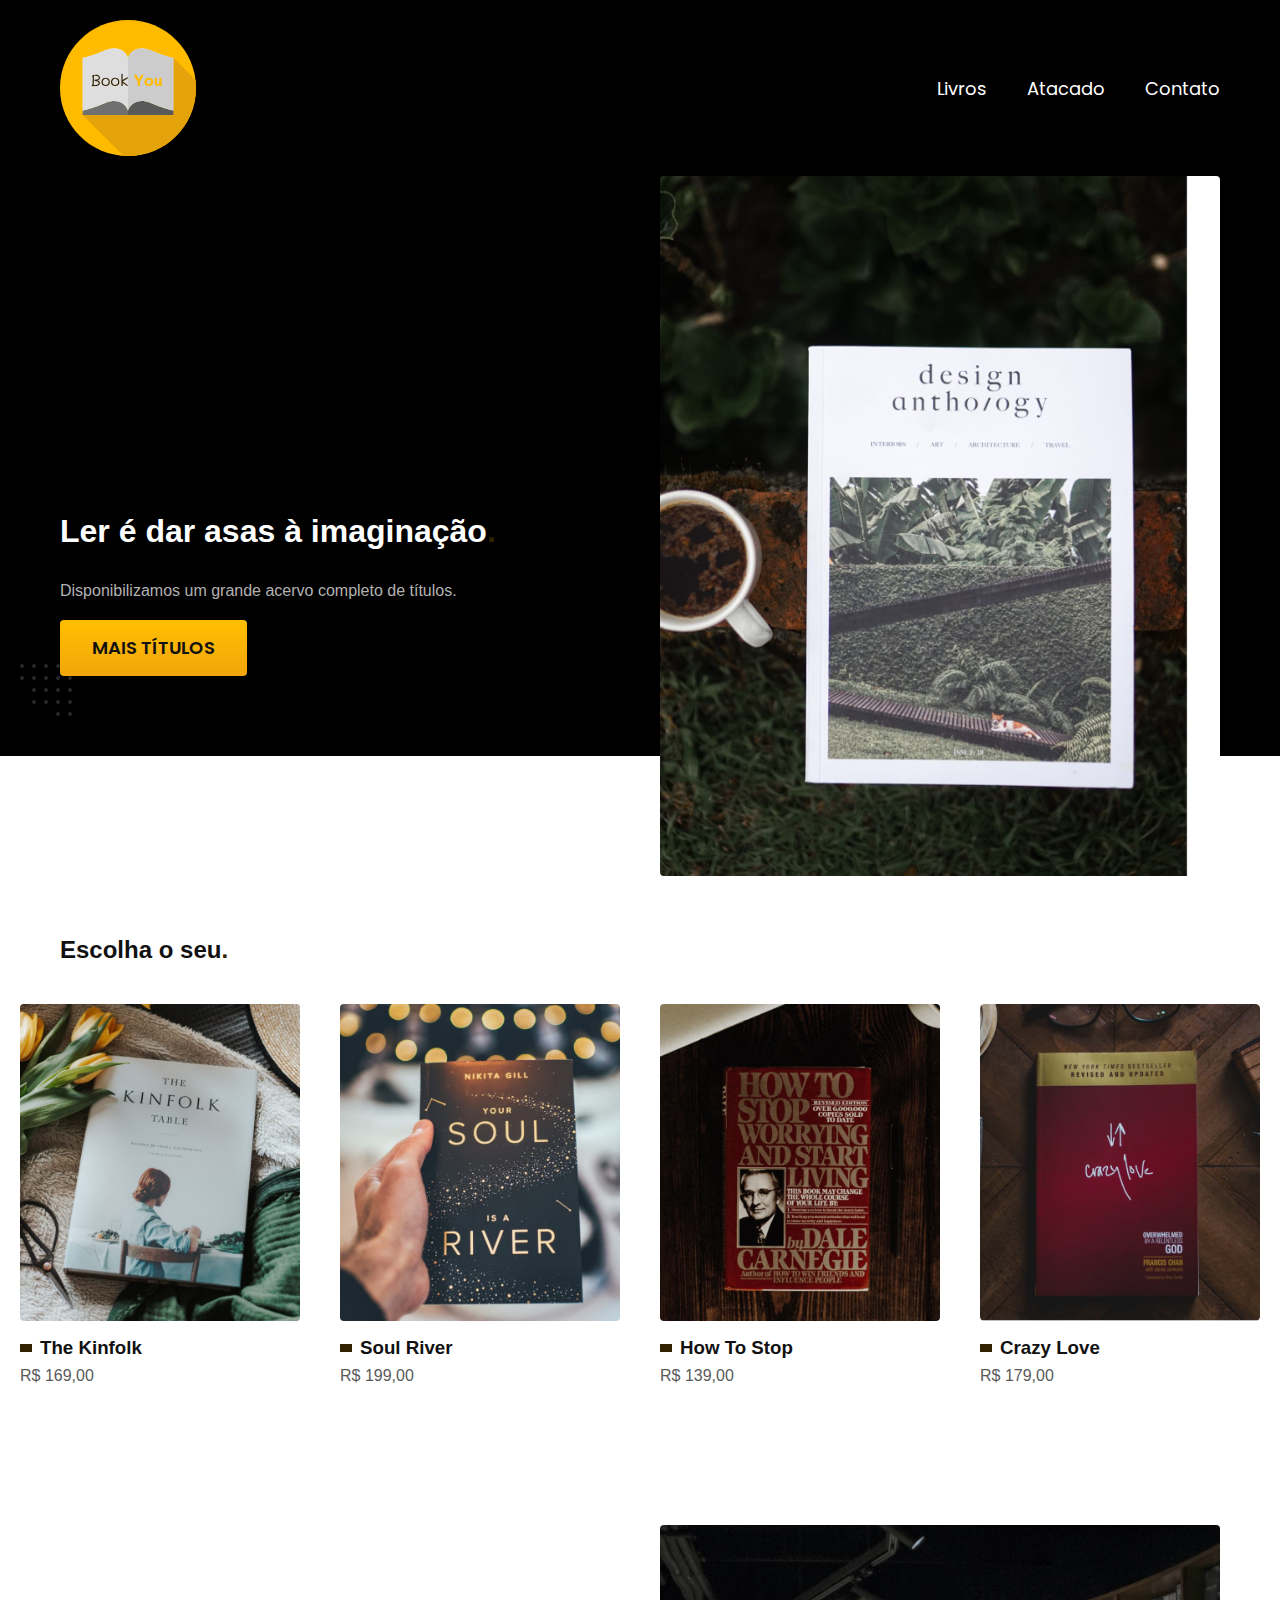
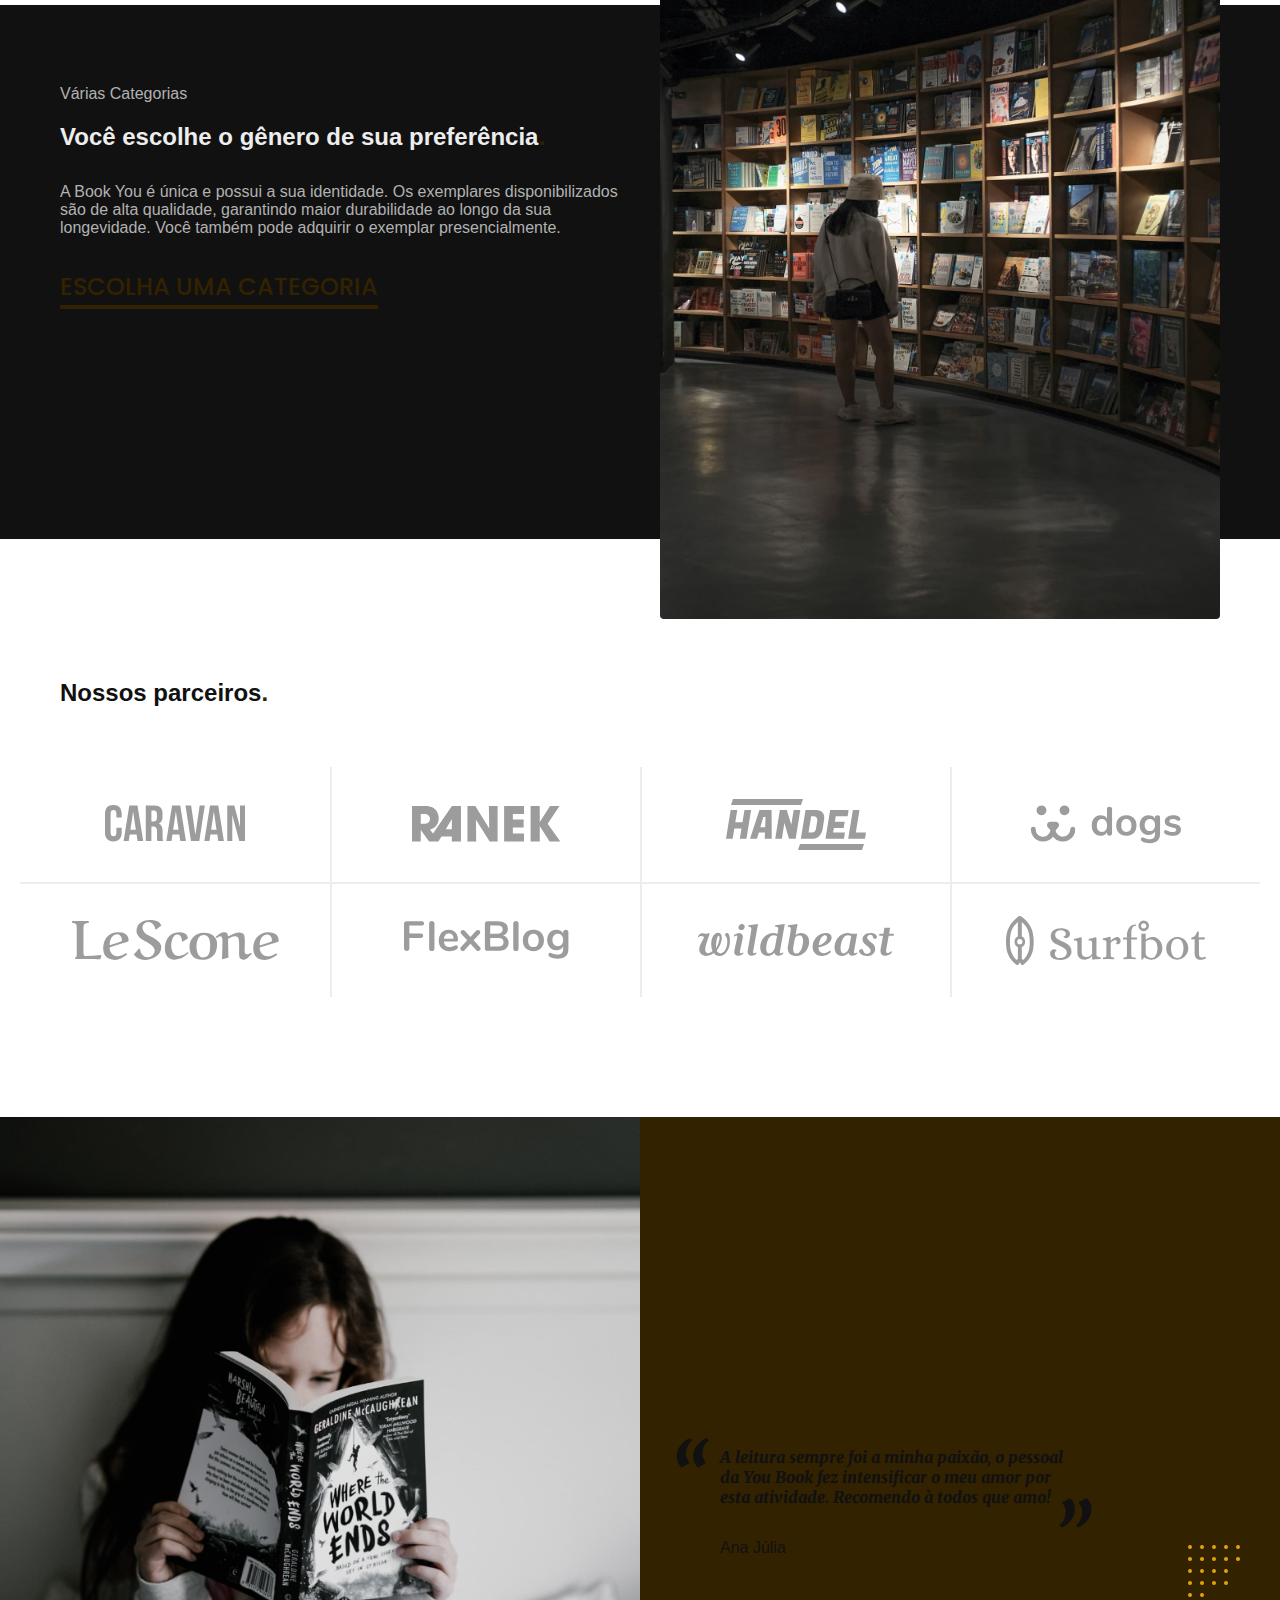
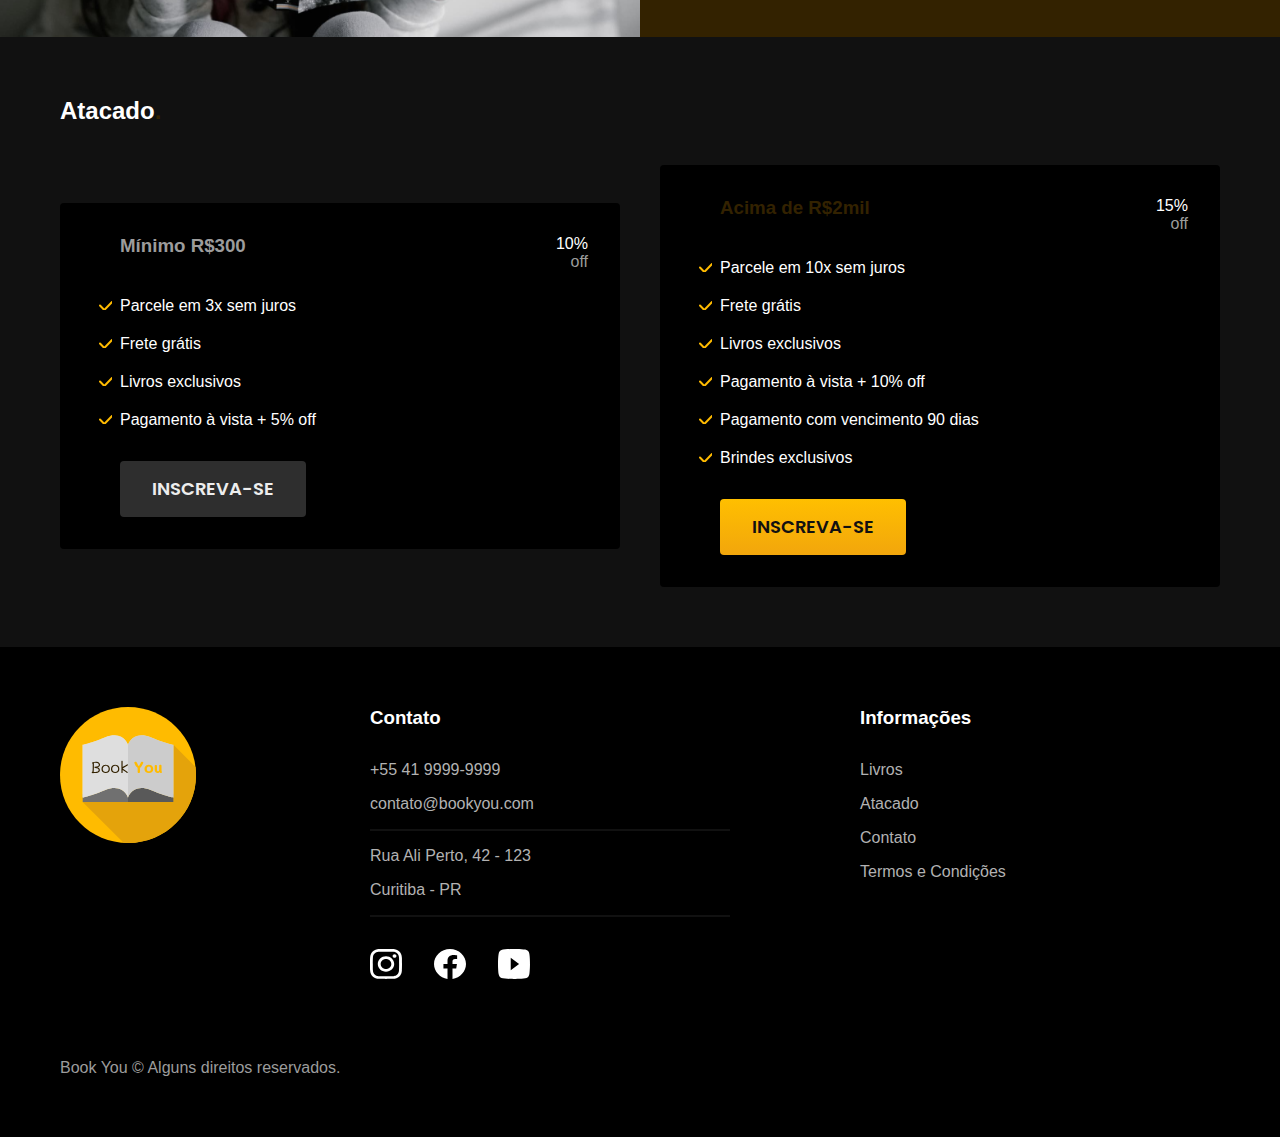
<file: index.html>
<!DOCTYPE html>
<html lang="pt-br">

<head>
  <meta charset="UTF-8">
  <meta name="viewport" content="width=device-width, initial-scale=1.0">
  <title>Book You</title>
  <meta name="description" content="Disponibilizamos um grande acervo completo de títulos.">

  <link rel="icon" href="./favicon.svg" type="image/svg+xml">
  <link rel="preload" href="./css/style.css" as="style">
  <link rel="stylesheet" href="./css/style.css">

  <link rel="preconnect" href="https://fonts.googleapis.com">
  <link rel="preconnect" href="https://fonts.gstatic.com" crossorigin>
  <link href="https://fonts.googleapis.com/css2?family=Merriweather:ital,wght@1,900&family=Poppins:wght@400;600&family=Roboto:wght@400;500&display=swap" rel="stylesheet">


  <script> document.documentElement.classList.add('js');</script>

  <link rel="preconnect" href="https://fonts.googleapis.com">
  <link rel="preconnect" href="https://fonts.gstatic.com" crossorigin>
  <link href="https://fonts.googleapis.com/css2?family=Merriweather:ital,wght@1,900&family=Poppins:wght@400;600&family=Roboto:wght@400;500&display=swap" rel="stylesheet">
</head>

<body>
  <header class="header-bg">
    <div class="header container">
      <a href="./"><img src="./img/bookyou.svg" width="136" height="136" alt="Book You">
      </a>
      <nav aria-label="primaria">
        <ul class="header-menu font-1-m cor-0">
          <li><a href="./livros.html">Livros</a></li>
          <li><a href="./atacado.html">Atacado</a></li>
          <li><a href="./contato.html">Contato</a></li>
        </ul>
      </nav>
    </div>
  </header>

  <main class="introducao-bg">
    <div class="introducao container">
      <div class="introducao-conteudo">
        <h1 class="font-1-xxl cor-0 fadeInDown" data-anime="200">Ler é dar asas à imaginação<span class="cor-p1">.</span></h1>
        <p class="font-2-l cor-5 fadeInDown" data-anime="400">Disponibilizamos um grande acervo completo de títulos.</p>
        <a class="botao fadeInDown" data-anime="600" href="./livros.html">Mais Títulos</a>
      </div>
      <picture class="fadeInDown" data-anime="800">
        <source media="(max-width:800px)" srcset="./img/livros/introducao.jpg">
        <img src="./img/livros/introducao.jpg" width="1280" height="1600" alt="Livro Design Anthology">
      </picture>
    </div>
  </main>

  <article class="livros-lista">

    <h2 class="container font-1-xxl">Escolha o seu<span class="cor-p1">.</span></h2>

    <ul>
      <li>
        <a href="./livros/thekinfolk.html">
          <img src="./img/livros/kinfolk-home.jpg" width="670" height="758" alt="The Kinfolk">
          <h3 class="font-1-xl">The Kinfolk</h3>
          <span class="font-2-m cor-8">R$ 169,00</span>
        </a>
      </li>

      <li>
        <a href="./livros/soulriver.html">
          <img src="./img/livros/soul_river-home.jpg" width="670" height="758" alt="Soul River">
          <h3 class="font-1-xl">Soul River</h3>
          <span class="font-2-m cor-8">R$ 199,00</span>
        </a>
      </li>

      <li>
        <a href="./livros/howtostop.html">
          <img src="./img/livros/cody-board-home.jpg" width="670" height="758" alt="How To Stop">
          <h3 class="font-1-xl">How To Stop</h3>
          <span class="font-2-m cor-8">R$ 139,00</span>
        </a>
      </li>

      <li>
        <a href="./livros/crazylove.html">
          <img src="./img/livros/crazylove-home.jpg" width="670" height="758" alt="Crazy Love">
          <h3 class="font-1-xl">Crazy Love</h3>
          <span class="font-2-m cor-8">R$ 179,00</span>
        </a>
      </li>
    </ul>
  </article>

  <article class="categoria-bg">
    <div class="categoria container">
      <div class="categoria-conteudo">
        <span class="font-2-l-b cor-5">Várias Categorias</span>
        <h2 class="font-1-xxl cor-1">Você escolhe o gênero de sua preferência<span class="cor-p1">.</span></h2>
        <p class="font-2-l cor-5">A Book You é única e possui a sua identidade. Os exemplares disponibilizados são de alta qualidade, garantindo maior durabilidade ao longo da sua longevidade. Você também pode adquirir o exemplar presencialmente.</p>
        <a class="link" href="./livros.html">Escolha uma categoria</a>
      </div>


      <div class="categoria-imagem">
        <img src="./img/fotos/categorias.jpg" width="1400" height="1736" alt="">
      </div>
    </div>
  </article>

  <section class="parceiros" aria-label="Nossos Parceiros">
    <h2 class="container font-1-xxl">Nossos parceiros<span class="cor-p1">.</span></h2>
    <ul>
      <li><img src="./img/parceiros/caravan.svg" width="140" height="38" alt="caravan"></li>
      <li><img src="./img/parceiros/ranek.svg" width="149" height="36" alt="ranek.svg"></li>
      <li><img src="./img/parceiros/handel.svg" width="140" height="50" alt="handel.svg"></li>
      <li><img src="./img/parceiros/dogs.svg" width="152" height="39" alt="dogs.svg"></li>
      <li><img src="./img/parceiros/lescone.svg" width="208" height="41" alt="lescone.svg"></li>
      <li><img src="./img/parceiros/flexblog.svg" width="165" height="38" alt="flexblog.svg"></li>
      <li><img src="./img/parceiros/wildbeast.svg" width="196" height="34" alt="wildbeast.svg"></li>
      <li><img src="./img/parceiros/surfbot.svg" width="200" height="49" alt="surfbot.svg"></li>
    </ul>
  </section>

  <section class="depoimento" aria-label="Depoimento livros Book You">
    <div>
      <img src="./img/livros/depoimento.jpg" width="1560" height="1360" alt="Pessoa lendo um livro">
    </div>
    <div class="depoimento-conteudo">
      <blockquote class="font-1-xl cor-p5">
        <p>A leitura sempre foi a minha
          paixão, o pessoal da You Book
          fez intensificar o meu amor
          por esta atividade. Recomendo
          à todos que amo! </p>
      </blockquote>
      <span class="font-1-m-b cor-p4">Ana Júlia</span>
    </div>
  </section>

  <article class="atacado-bg">
    <div class="atacado container">

      <h2 class="font-1-xxl cor-0"> Atacado<span class="cor-p1">.</span></h2>

      <div class="atacado-item">
        <h3 class="font-1-xl cor-6">Mínimo R$300</h3>
        <span class="font-1-xl cor-0">10% <span class="font-1-xs cor-6">off</span></span>
        <ul class="font-2-m cor-0">
          <li>Parcele em 3x sem juros</li>
          <li>Frete grátis</li>
          <li>Livros exclusivos</li>
          <li>Pagamento à vista + 5% off</li>
        </ul>
        <a class="botao secundario" href="./atacado.html">Inscreva-se</a>
      </div>

      <div class="atacado-item">
        <h3 class="font-1-xl cor-p1">Acima de R$2mil</h3>
        <span class="font-1-xl cor-0">15% <span class="font-1-xs cor-6">off</span></span>
        <ul class="font-2-m cor-0">
          <li>Parcele em 10x sem juros</li>
          <li>Frete grátis</li>
          <li>Livros exclusivos</li>
          <li>Pagamento à vista + 10% off</li>
          <li>Pagamento com vencimento 90 dias</li>
          <li>Brindes exclusivos</li>
        </ul>
        <a class="botao" href="./atacado.html">Inscreva-se</a>
      </div>
    </div>
  </article>

  <footer class="footer-bg">
    <div class="footer container">
      <img src="./img/bookyou.svg" width="136" height="136" alt="Book You">
      <div class="footer-contato">
        <h3 class="font-2-l-b cor-0">Contato</h3>
        <ul class="font-2-m cor-5">
          <li><a href="tel:+554199999999">+55 41 9999-9999</a></li>
          <li><a href="mailto:contato@bookyou.com">contato@bookyou.com</a></li>
          <li>Rua Ali Perto, 42 - 123</li>
          <li>Curitiba - PR</li>
        </ul>
        <div class="footer-redes">
          <a href="./"> <img src="./img/redes/instagram.svg" width="32" height="32" alt="Instagram"></a>
          <a href="./"> <img src="./img/redes/facebook.svg" width="32" height="32" alt="Facebook"></a>
          <a href="./"> <img src="./img/redes/youtube.svg" width="32" height="32" alt="Youtube"></a>
        </div>
      </div>
      <div class="footer-informacoes">
        <h3 class="font-2-l-b cor-0">Informações</h3>
        <nav>
          <ul class="font-1-m cor-5">
            <li><a href="./livros.html">Livros</a></li>
            <li><a href="./atacado.html">Atacado</a></li>
            <li><a href="./contato.html">Contato</a></li>
            <li><a href="./termos.html">Termos e Condições</a></li>
          </ul>
        </nav>

      </div>
      <p class="footer-copy font-2-m cor-6">Book You © Alguns direitos reservados.</p>
    </div>

  </footer>
  <script src="./js/plugins/simple-anime.js"></script>
  <script src="./js/script.js"></script>
</body>

</html>
</file>
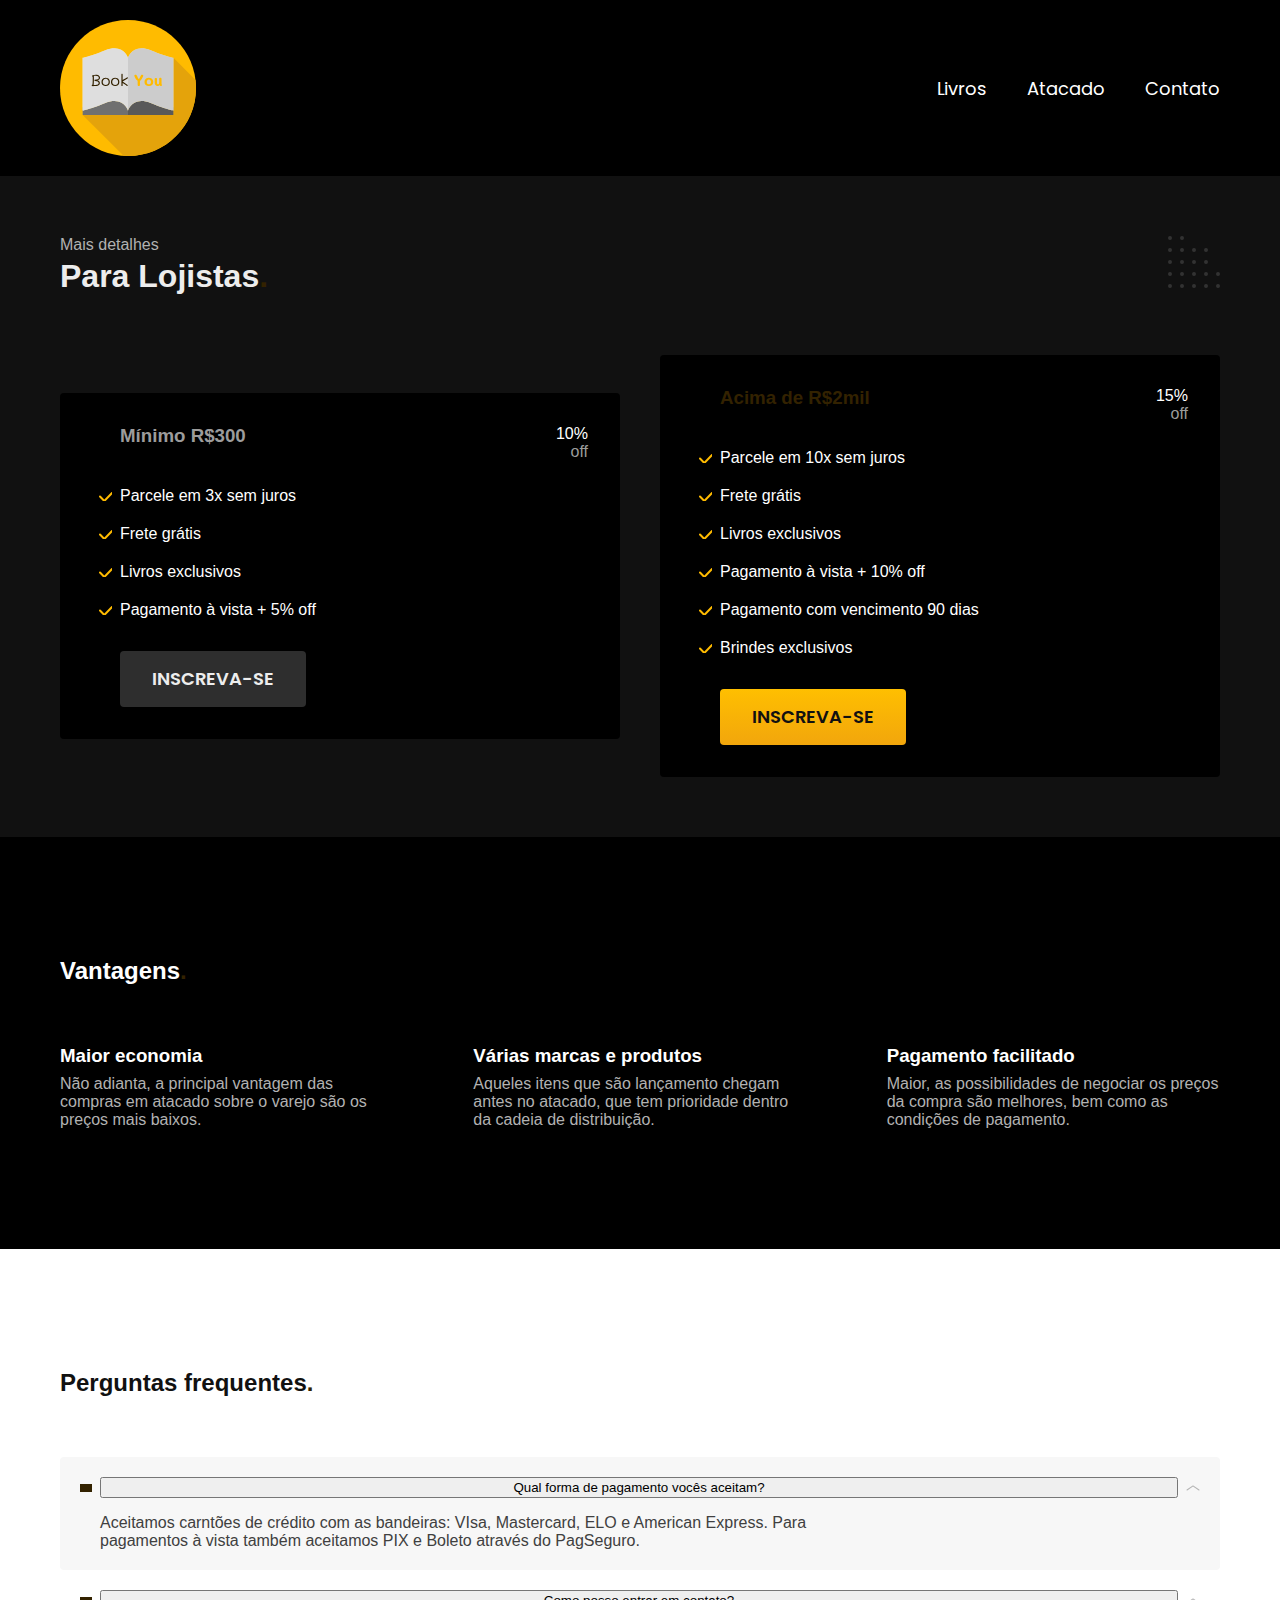
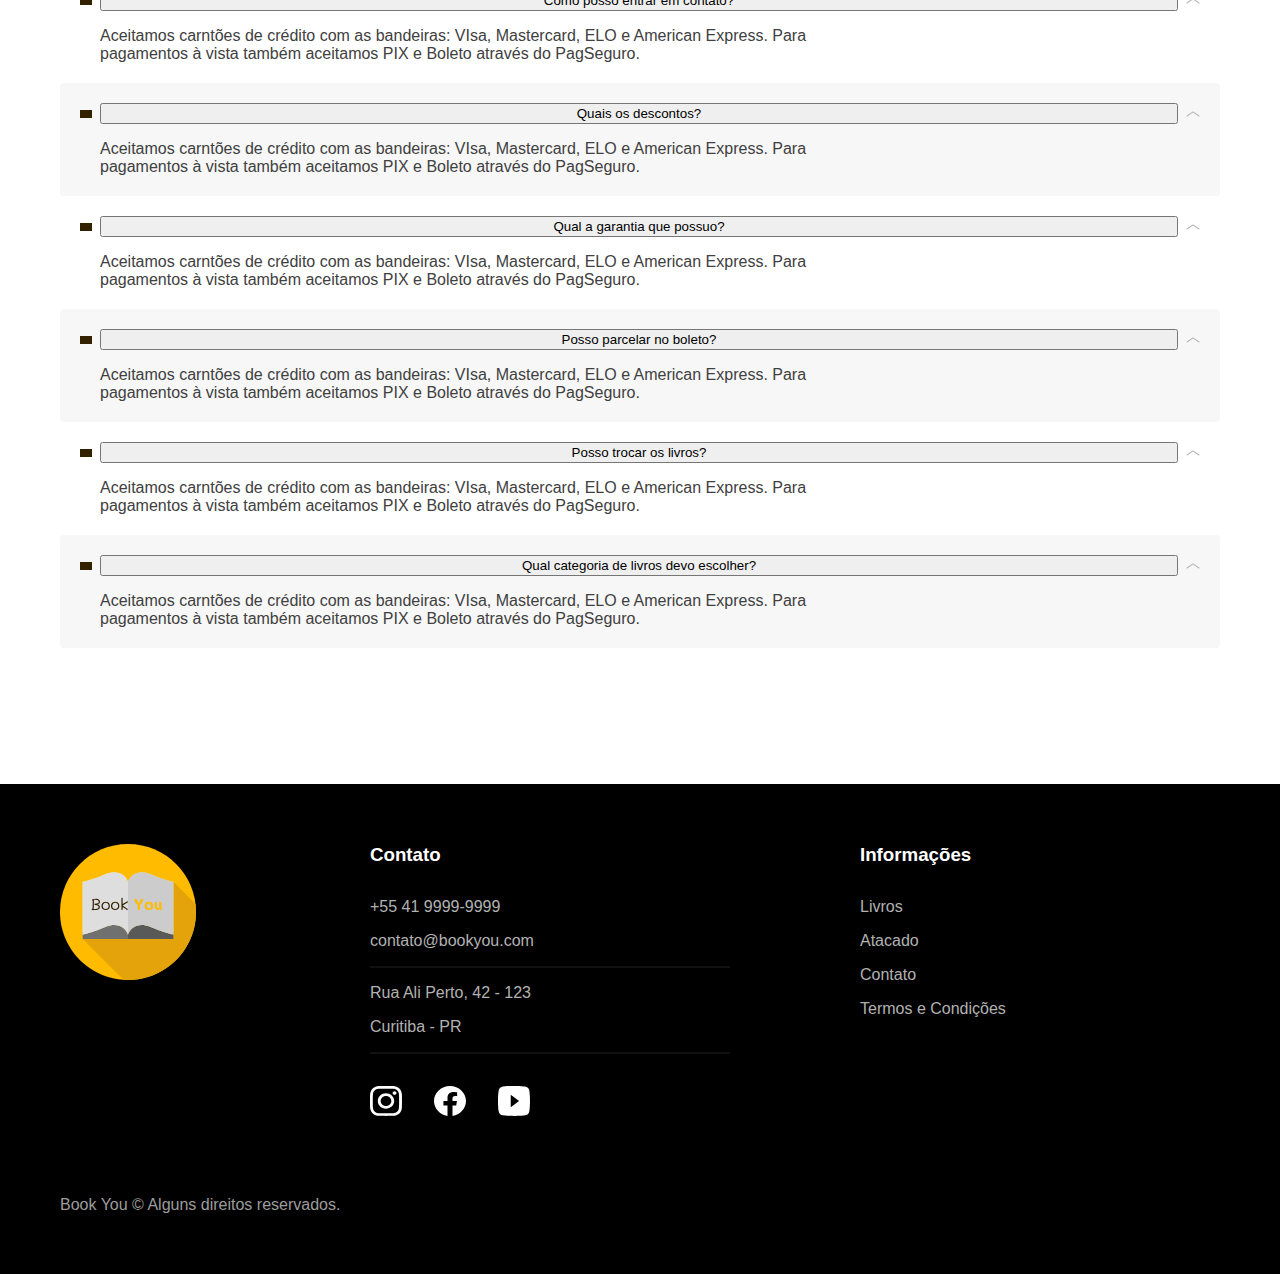
<file: atacado.html>
<!DOCTYPE html>
<html>

<head>
  <meta charset="UTF-8">
  <meta name="viewport" content="width=device-width, initial-scale=1.0">
  <title>Atacado | Book You</title>
  <meta name="description" content="Atacado.">

  <link rel="icon" href="./favicon.svg" type="image/svg+xml">
  <link rel="preload" href="./css/style.css" as="style">
  <link rel="stylesheet" href="./css/style.css">

  <link rel="preconnect" href="https://fonts.googleapis.com">
  <link rel="preconnect" href="https://fonts.gstatic.com" crossorigin>
  <link href="https://fonts.googleapis.com/css2?family=Merriweather:ital,wght@1,900&family=Poppins:wght@400;600&family=Roboto:wght@400;500&display=swap" rel="stylesheet">

  <script> document.documentElement.classList.add('js');</script>

  <link rel="preconnect" href="https://fonts.googleapis.com">
  <link rel="preconnect" href="https://fonts.gstatic.com" crossorigin>
  <link href="https://fonts.googleapis.com/css2?family=Merriweather:ital,wght@1,900&family=Poppins:wght@400;600&family=Roboto:wght@400;500&display=swap" rel="stylesheet">
</head>

<body id="atacado">
  <header class="header-bg">
    <div class="header container">
      <a href="./"><img src="./img/bookyou.svg" width="136" height="136" alt="Book You">
      </a>
      <nav aria-label="primaria">
        <ul class="header-menu font-1-m cor-0">
          <li><a href="./livros.html">Livros</a></li>
          <li><a href="./atacado.html">Atacado</a></li>
          <li><a href="./contato.html">Contato</a></li>
        </ul>
      </nav>
    </div>
  </header>

  <main class="atacado-bg">
    <div class="titulo-bg">
      <div class="titulo container">
        <p class="font-2-l-b cor-5">Mais detalhes</p>
        <h1 class="font-1-xxl cor-1">Para Lojistas<span class="cor-p1">.</span></h1>
      </div>
    </div>

    <div class="atacado container">
      <div class="atacado-item fadeInLeft" data-anime="200">
        <h3 class="font-1-xl cor-6">Mínimo R$300</h3>
        <span class="font-1-xl cor-0">10% <span class="font-1-xs cor-6">off</span></span>
        <ul class="font-2-m cor-0">
          <li>Parcele em 3x sem juros</li>
          <li>Frete grátis</li>
          <li>Livros exclusivos</li>
          <li>Pagamento à vista + 5% off</li>
        </ul>
        <a class="botao secundario" href="./orcamento.html?tipo=atacado&produto=prata">Inscreva-se</a>
      </div>

      <div class="atacado-item fadeInRight" data-anime="400">
        <h3 class="font-1-xl cor-p1 ">Acima de R$2mil</h3>
        <span class="font-1-xl cor-0">15% <span class="font-1-xs cor-6">off</span></span>
        <ul class="font-2-m cor-0">
          <li>Parcele em 10x sem juros</li>
          <li>Frete grátis</li>
          <li>Livros exclusivos</li>
          <li>Pagamento à vista + 10% off</li>
          <li>Pagamento com vencimento 90 dias</li>
          <li>Brindes exclusivos</li>
        </ul>
        <a class="botao" href="./orcamento.html?tipo=atacado&produto=ouro">Inscreva-se</a>
      </div>
    </div>
  </main>

  <article class="vantagens-bg">
    <div class="vantagens container">
      <h2 class="font-1-xxl cor-0">Vantagens<span class="cor-p1">.</span></h2>
      <ul>
        <li>
          <h3 class="font-1-l cor-0">Maior economia</h3>
          <p class="font-2-s cor-5">Não adianta, a principal vantagem das compras em atacado sobre o varejo são os preços mais baixos.</p>
        </li>
        <li>
          <h3 class="font-1-l cor-0">Várias marcas e produtos</h3>
          <p class="font-2-s cor-5">Aqueles itens que são lançamento chegam antes no atacado, que tem prioridade dentro da cadeia de distribuição.</p>
        </li>
        <li>
          <h3 class="font-1-l cor-0">Pagamento facilitado</h3>
          <p class="font-2-s cor-5">Maior, as possibilidades de negociar os preços da compra são melhores, bem como as condições de pagamento.</p>
        </li>
      </ul>
    </div>
  </article>

  <article class="perguntas container">

    <h2 class="font-1-xxl">Perguntas frequentes<span class="cor-p1">.</span></h2>
    <dl>
      <div>
        <dt><button class="font-1-m-b" aria-controls="pergunta1" aria-expanded="true"> Qual forma de pagamento vocês aceitam?</button></dt>
        <dd id="pergunta1" class="font-2-s cor-9 ativa">Aceitamos carntões de crédito com as bandeiras: VIsa, Mastercard, ELO e American Express. Para pagamentos à vista também aceitamos PIX e Boleto através do PagSeguro.</dd>
      </div>

      <div>
        <dt><button class="font-1-m-b" aria-controls="pergunta2" aria-expanded="false">Como posso entrar em contato?</button></dt>
        <dd id="pergunta2" class="font-2-s cor-9">Aceitamos carntões de crédito com as bandeiras: VIsa, Mastercard, ELO e American Express. Para pagamentos à vista também aceitamos PIX e Boleto através do PagSeguro.</dd>
      </div>

      <div>
        <dt><button class="font-1-m-b" aria-controls="pergunta3" aria-expanded="false">Quais os descontos?</button></dt>
        <dd id="pergunta3" class="font-2-s cor-9">Aceitamos carntões de crédito com as bandeiras: VIsa, Mastercard, ELO e American Express. Para pagamentos à vista também aceitamos PIX e Boleto através do PagSeguro.</dd>
      </div>

      <div>
        <dt><button class="font-1-m-b" aria-controls="pergunta4" aria-expanded="false">Qual a garantia que possuo?</button></dt>
        <dd id="pergunta4" class="font-2-s cor-9">Aceitamos carntões de crédito com as bandeiras: VIsa, Mastercard, ELO e American Express. Para pagamentos à vista também aceitamos PIX e Boleto através do PagSeguro.</dd>
      </div>

      <div>
        <dt><button class="font-1-m-b" aria-controls="pergunta5" aria-expanded="false">Posso parcelar no boleto?</button></dt>
        <dd id="pergunta5" class="font-2-s cor-9">Aceitamos carntões de crédito com as bandeiras: VIsa, Mastercard, ELO e American Express. Para pagamentos à vista também aceitamos PIX e Boleto através do PagSeguro.</dd>
      </div>

      <div>
        <dt><button class="font-1-m-b" aria-controls="pergunta6" aria-expanded="false">Posso trocar os livros?</button></dt>
        <dd id="pergunta6" class="font-2-s cor-9">Aceitamos carntões de crédito com as bandeiras: VIsa, Mastercard, ELO e American Express. Para pagamentos à vista também aceitamos PIX e Boleto através do PagSeguro.</dd>
      </div>

      <div>
        <dt><button class="font-1-m-b" aria-controls="pergunta7" aria-expanded="false">Qual categoria de livros devo escolher?</button></dt>
        <dd id="pergunta7" class="font-2-s cor-9">Aceitamos carntões de crédito com as bandeiras: VIsa, Mastercard, ELO e American Express. Para pagamentos à vista também aceitamos PIX e Boleto através do PagSeguro.</dd>
      </div>

    </dl>
  </article>

  <footer class="footer-bg">
    <div class="footer container">
      <img src="./img/bookyou.svg" alt="Book You">
      <div class="footer-contato">
        <h3 class="font-2-l-b cor-0">Contato</h3>
        <ul class="font-2-m cor-5">
          <li><a href="tel:+554199999999">+55 41 9999-9999</a></li>
          <li><a href="mailto:contato@bookyou.com">contato@bookyou.com</a></li>
          <li>Rua Ali Perto, 42 - 123</li>
          <li>Curitiba - PR</li>
        </ul>
        <div class="footer-redes">
          <a href="./"> <img src="./img/redes/instagram.svg" alt="Instagram"></a>
          <a href="./"> <img src="./img/redes/facebook.svg" alt="Facebook"></a>
          <a href="./"> <img src="./img/redes/youtube.svg" alt="Youtube"></a>
        </div>
      </div>
      <div class="footer-informacoes">
        <h3 class="font-2-l-b cor-0">Informações</h3>
        <nav>
          <ul class="font-1-m cor-5">
            <li><a href="./livros.html">Livros</a></li>
            <li><a href="./atacado.html">Atacado</a></li>
            <li><a href="./contato.html">Contato</a></li>
            <li><a href="./termos.html">Termos e Condições</a></li>
          </ul>
        </nav>

      </div>
      <p class="footer-copy font-2-m cor-6">Book You © Alguns direitos reservados.</p>
    </div>

  </footer>
  <script src="./js/plugins/simple-anime.js"></script>

  <script src="./js/script.js"></script>
</body>

</html>
</file>
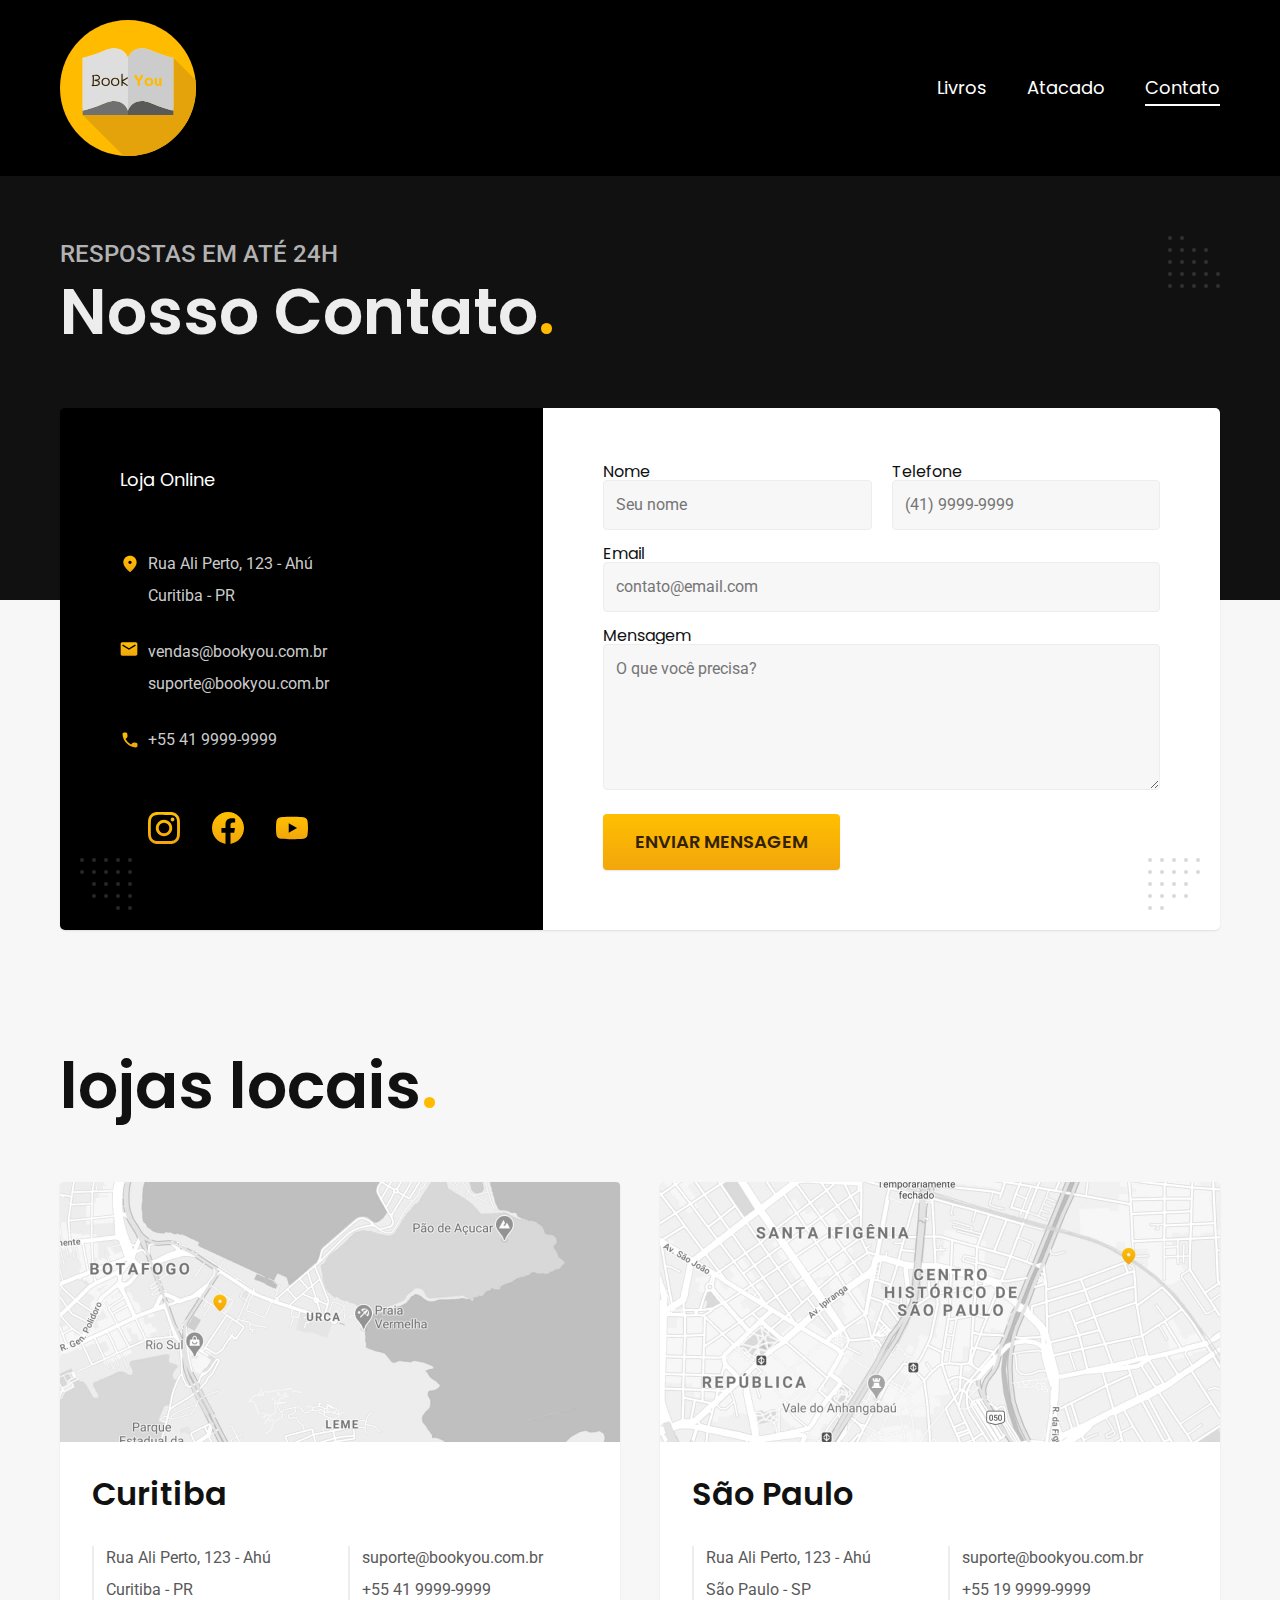
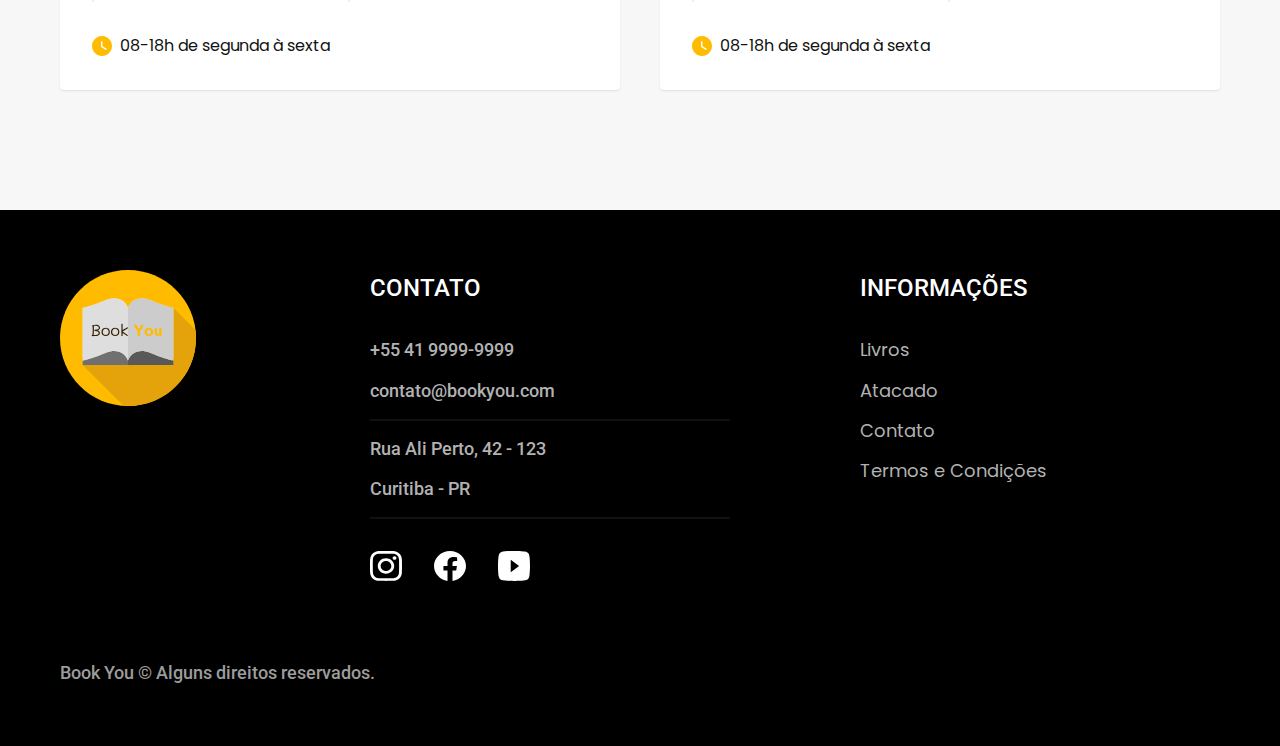
<file: contato.html>
<!DOCTYPE html>
<html>

<head>
  <meta charset="UTF-8">
  <meta name="viewport" content="width=device-width, initial-scale=1.0">
  <title>Contato | Book You</title>
  <meta name="description" content="Contato.">

  <link rel="icon" href="./favicon.svg" type="image/svg+xml">
  <link rel="preload" href="./css/style.min.css" as="style">
  <link rel="stylesheet" href="./css/style.min.css">

  <link rel="preconnect" href="https://fonts.googleapis.com">
  <link rel="preconnect" href="https://fonts.gstatic.com" crossorigin>
  <link href="https://fonts.googleapis.com/css2?family=Merriweather:ital,wght@1,900&family=Poppins:wght@400;600&family=Roboto:wght@400;500&display=swap" rel="stylesheet">

  <script> document.documentElement.classList.add('js');</script>

  <link rel="preconnect" href="https://fonts.googleapis.com">
  <link rel="preconnect" href="https://fonts.gstatic.com" crossorigin>
  <link href="https://fonts.googleapis.com/css2?family=Merriweather:ital,wght@1,900&family=Poppins:wght@400;600&family=Roboto:wght@400;500&display=swap" rel="stylesheet">
</head>

<body id="contato">
  <header class="header-bg">
    <div class="header container">
      <a href="./"><img src="./img/bookyou.svg" alt="Book You">
      </a>
      <nav aria-label="primaria">
        <ul class="header-menu font-1-m cor-0">
          <li><a href="./livros.html">Livros</a></li>
          <li><a href="./atacado.html">Atacado</a></li>
          <li><a href="./contato.html">Contato</a></li>
        </ul>
      </nav>
    </div>
  </header>

  <main>
    <div class="titulo-bg">
      <div class="titulo container">
        <p class="font-2-l-b cor-5">Respostas em até 24h</p>
        <h1 class="font-1-xxl cor-1">Nosso Contato<span class="cor-p1">.</span></h1>
      </div>
    </div>

    <div class="contato container">
      <section class="contato-dados" aria-label="Endereço">
        <h2 class="font-1-m cor-0">Loja Online</h2>
        <div class="contato-endereco font-2-s cor-4">
          <p>Rua Ali Perto, 123 - Ahú</p>
          <p>Curitiba - PR</p>
        </div>
        <address class="contato-meios font-2-s cor-4">
          <a href="mailto:vendas@bookyou.com.br">vendas@bookyou.com.br</a>
          <a href="mailto:suporte@bookyou.com.br">suporte@bookyou.com.br</a>
          <a href="tel:+554199999999">+55 41 9999-9999</a>
        </address>
        <div class="contato-redes">
          <a href="./"> <img src="./img/redes/instagram-p.svg" alt="Instagram"></a>
          <a href="./"> <img src="./img/redes/facebook-p.svg" alt="Facebook"></a>
          <a href="./"> <img src="./img/redes/youtube-p.svg" alt="Youtube"></a>
        </div>
      </section>
      <section class="contato-formulario" aria-label="Formulário">
        <form class="form" action="./contato.html">
          <div>
            <label for="nome">Nome</label>
            <input type="text" name="nome" id="nome" placeholder="Seu nome">
          </div>
          <div>
            <label for="telefone">Telefone</label>
            <input type="text" name="telefone" id="telefone" placeholder="(41) 9999-9999">
          </div>
          <div class="col-2">
            <label for="email">Email</label>
            <input type="email" name="email" id="email" placeholder="contato@email.com" required>
          </div>
          <div class="col-2">
            <label for="mensagem">Mensagem</label>
            <textarea rows="5" id="mensagem" name="mensagem" placeholder="O que você precisa?"></textarea>
          </div>
          <button class="botao col-2">Enviar Mensagem</button>
        </form>
      </section>
    </div>
  </main>

  <article class="lojas container">
    <h2 class="font-1-xxl">lojas locais<span class="cor-p1">.</span></h2>
    <div class="lojas-item">
      <img src="./img/lojas/ctba.jpg" alt="mapa marcando o endereço em Rua Ali Perto, 123 - Curitiba - PR">
      <div class="lojas-conteudo">
        <h3 class="font-1-xl">Curitiba</h3>
        <div class="lojas-dados font-2-s cor-8">
          <p>Rua Ali Perto, 123 - Ahú</p>
          <p>Curitiba - PR</p>
        </div>
        <div class="lojas-dados font-2-s cor-8">
          <a href="mailto:lojactba@bookyou.com.br">suporte@bookyou.com.br</a>
          <a href="tel:+554199999999">+55 41 9999-9999</a>
        </div>
        <p class="lojas-tempo font-1-s"><img src="./img/icones/horario.svg" alt=""> 08-18h de segunda à sexta</p>
      </div>
    </div>

    <div class="lojas-item">
      <img src="./img/lojas/sp.jpg" alt="mapa marcando o endereço em Rua Ali Perto, 123 - São Paulo - SP">
      <div class="lojas-conteudo">
        <h3 class="font-1-xl">São Paulo</h3>
        <div class="lojas-dados font-2-s cor-8">
          <p>Rua Ali Perto, 123 - Ahú</p>
          <p>São Paulo - SP</p>
        </div>
        <div class="lojas-dados font-2-s cor-8">
          <a href="mailto:lojasp@bookyou.com.br">suporte@bookyou.com.br</a>
          <a href="tel:+551999999999">+55 19 9999-9999</a>
        </div>
        <p class="lojas-tempo font-1-s"><img src="./img/icones/horario.svg" alt=""> 08-18h de segunda à sexta</p>
      </div>
    </div>
  </article>

  <footer class="footer-bg">
    <div class="footer container">
      <img src="./img/bookyou.svg" alt="Book You">
      <div class="footer-contato">
        <h3 class="font-2-l-b cor-0">Contato</h3>
        <ul class="font-2-m cor-5">
          <li><a href="tel:+554199999999">+55 41 9999-9999</a></li>
          <li><a href="mailto:contato@bookyou.com">contato@bookyou.com</a></li>
          <li>Rua Ali Perto, 42 - 123</li>
          <li>Curitiba - PR</li>
        </ul>
        <div class="footer-redes">
          <a href="./"> <img src="./img/redes/instagram.svg" alt="Instagram"></a>
          <a href="./"> <img src="./img/redes/facebook.svg" alt="Facebook"></a>
          <a href="./"> <img src="./img/redes/youtube.svg" alt="Youtube"></a>
        </div>
      </div>
      <div class="footer-informacoes">
        <h3 class="font-2-l-b cor-0">Informações</h3>
        <nav>
          <ul class="font-1-m cor-5">
            <li><a href="./livros.html">Livros</a></li>
            <li><a href="./atacado.html">Atacado</a></li>
            <li><a href="./contato.html">Contato</a></li>
            <li><a href="./termos.html">Termos e Condições</a></li>
          </ul>
        </nav>

      </div>
      <p class="footer-copy font-2-m cor-6">Book You © Alguns direitos reservados.</p>
    </div>

  </footer>
  <script src="./js/script.js"></script>
  <script src="./js/formulario.js"></script>

</body>

</html>
</file>
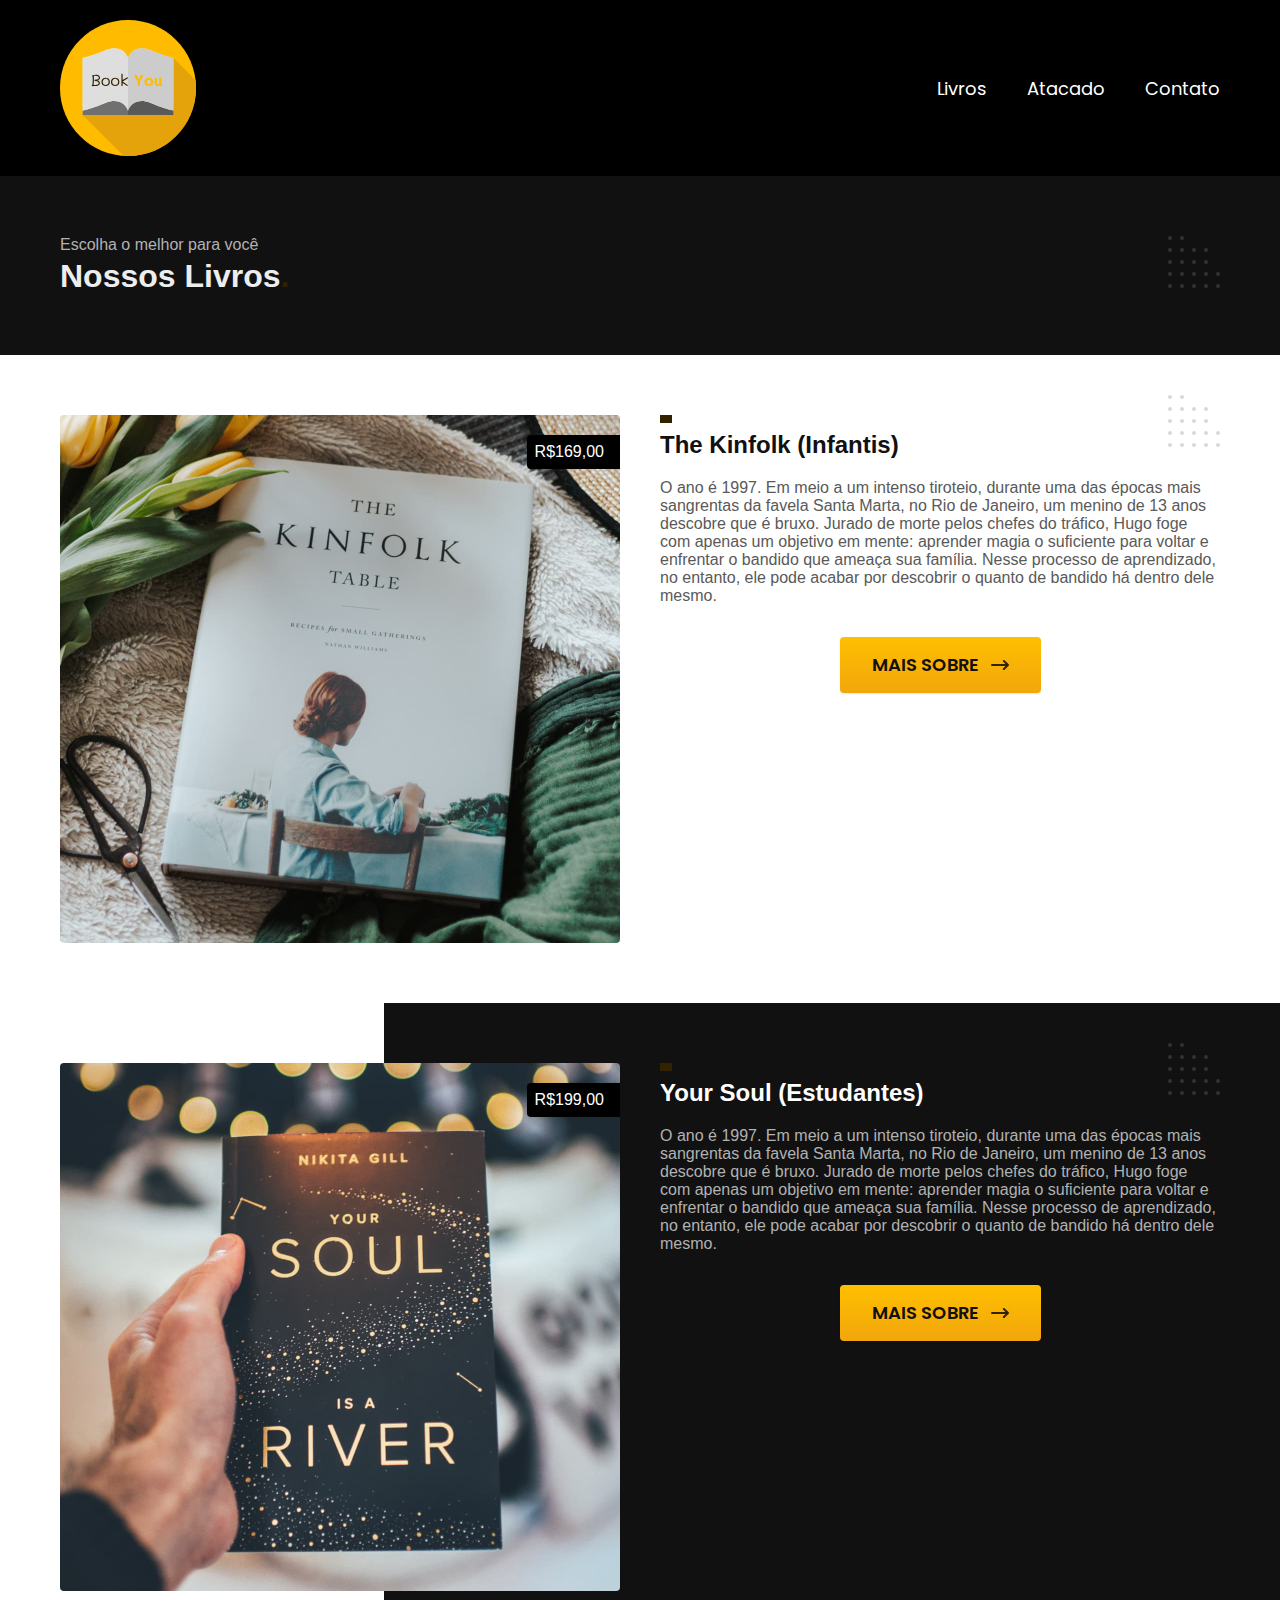
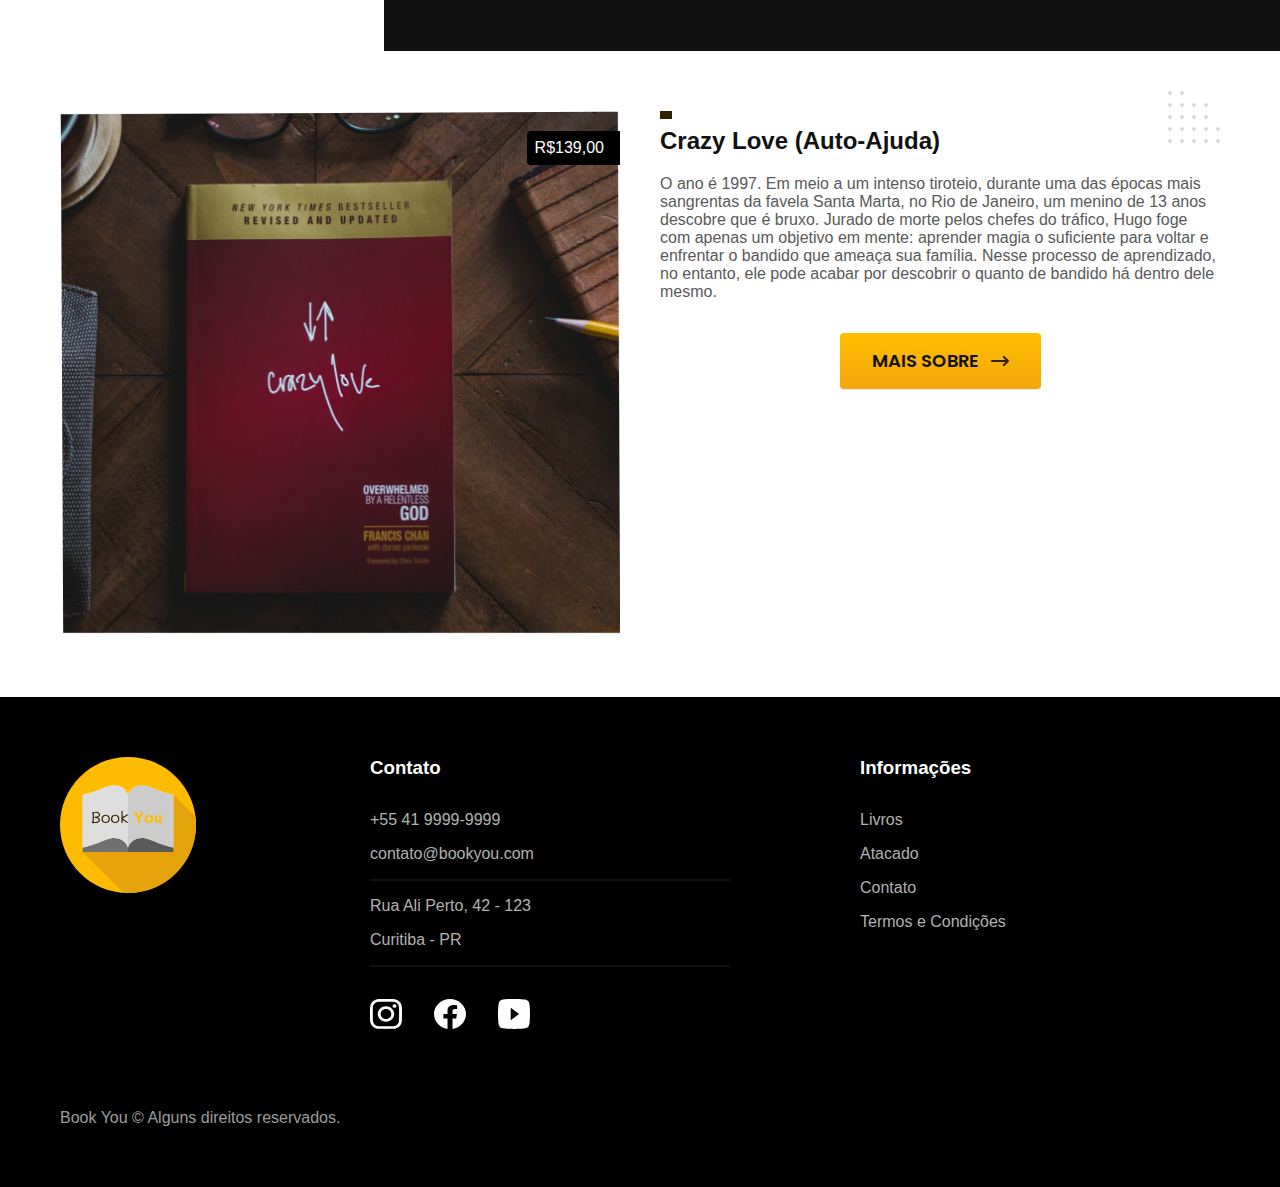
<file: livros.html>
<!DOCTYPE html>
<html>

<head>
  <meta charset="UTF-8">
  <meta name="viewport" content="width=device-width, initial-scale=1.0">
  <title>Livros | Book You</title>
  <meta name="description" content="Livros">

  <link rel="icon" href="./favicon.svg" type="image/svg+xml">
  <link rel="preload" href="./css/style.css" as="style">
  <link rel="stylesheet" href="./css/style.css">

  <link rel="preconnect" href="https://fonts.googleapis.com">
  <link rel="preconnect" href="https://fonts.gstatic.com" crossorigin>
  <link href="https://fonts.googleapis.com/css2?family=Merriweather:ital,wght@1,900&family=Poppins:wght@400;600&family=Roboto:wght@400;500&display=swap" rel="stylesheet">

  <script> document.documentElement.classList.add('js');</script>

  <link rel="preconnect" href="https://fonts.googleapis.com">
  <link rel="preconnect" href="https://fonts.gstatic.com" crossorigin>
  <link href="https://fonts.googleapis.com/css2?family=Merriweather:ital,wght@1,900&family=Poppins:wght@400;600&family=Roboto:wght@400;500&display=swap" rel="stylesheet">
</head>

<body id="livros">
  <header class="header-bg">
    <div class="header container">
      <a href="./"><img src="./img/bookyou.svg" alt="Book You">
      </a>
      <nav aria-label="primaria">
        <ul class="header-menu font-1-m cor-0">
          <li><a href="./livros.html">Livros</a></li>
          <li><a href="./atacado.html">Atacado</a></li>
          <li><a href="./contato.html">Contato</a></li>
        </ul>
      </nav>
    </div>
  </header>

  <main>
    <div class="titulo-bg">
      <div class="titulo container">
        <p class="font-2-l-b cor-5">Escolha o melhor para você</p>
        <h1 class="font-1-xxl cor-1">Nossos Livros<span class="cor-p1">.</span></h1>
      </div>
    </div>

    <div class="livros-bg">
      <div class="livros container">
        <div class="livros-imagem">
          <img src="./img/livros/kinfolk.jpg" alt="Kinfolk">
          <span class="font-2-m cor-0">R$169,00</span>
        </div>
        <div class="livros-conteudo">
          <h2 class="font-1-xl">The Kinfolk (Infantis)</h2>
          <p class="font-2-s cor-8">O ano é 1997. Em meio a um intenso tiroteio, durante uma das épocas mais sangrentas da favela Santa Marta, no Rio de Janeiro, um menino de 13 anos descobre que é bruxo. Jurado de morte pelos chefes do tráfico, Hugo foge com apenas um objetivo em mente: aprender magia o suficiente para voltar e enfrentar o bandido que ameaça sua família. Nesse processo de aprendizado, no entanto, ele pode acabar por descobrir o quanto de bandido há dentro dele mesmo.</p>
          <a class="botao seta" href="./livros/thekinfolk.html">MAIS SOBRE</a>
        </div>
      </div>
    </div>

    <div class="livros-bg">
      <div class="livros container">
        <div class="livros-imagem">
          <img src="./img/livros/soul_river.jpg" alt="Your Soul">
          <span class="font-2-m cor-0">R$199,00</span>
        </div>
        <div class="livros-conteudo">
          <h2 class="font-1-xl cor-0">Your Soul (Estudantes)</h2>
          <p class="font-2-s cor-5">O ano é 1997. Em meio a um intenso tiroteio, durante uma das épocas mais sangrentas da favela Santa Marta, no Rio de Janeiro, um menino de 13 anos descobre que é bruxo. Jurado de morte pelos chefes do tráfico, Hugo foge com apenas um objetivo em mente: aprender magia o suficiente para voltar e enfrentar o bandido que ameaça sua família. Nesse processo de aprendizado, no entanto, ele pode acabar por descobrir o quanto de bandido há dentro dele mesmo.</p>
          <a class="botao seta" href="./livros/soulriver.html">MAIS SOBRE</a>
        </div>
      </div>
    </div>

    <div class="livros-bg">
      <div class="livros container">
        <div class="livros-imagem">
          <img src="./img/livros/crazylove.jpg" alt="Crazy Love">
          <span class="font-2-m cor-0">R$139,00</span>
        </div>
        <div class="livros-conteudo">
          <h2 class="font-1-xl">Crazy Love (Auto-Ajuda)</h2>
          <p class="font-2-s cor-8">O ano é 1997. Em meio a um intenso tiroteio, durante uma das épocas mais sangrentas da favela Santa Marta, no Rio de Janeiro, um menino de 13 anos descobre que é bruxo. Jurado de morte pelos chefes do tráfico, Hugo foge com apenas um objetivo em mente: aprender magia o suficiente para voltar e enfrentar o bandido que ameaça sua família. Nesse processo de aprendizado, no entanto, ele pode acabar por descobrir o quanto de bandido há dentro dele mesmo.</p>
          <a class="botao seta" href="./livros/CrazyLove.html">MAIS SOBRE</a>
        </div>
      </div>
    </div>

  </main>

  <footer class="footer-bg">
    <div class="footer container">
      <img src="./img/bookyou.svg" alt="Book You">
      <div class="footer-contato">
        <h3 class="font-2-l-b cor-0">Contato</h3>
        <ul class="font-2-m cor-5">
          <li><a href="tel:+554199999999">+55 41 9999-9999</a></li>
          <li><a href="mailto:contato@bookyou.com">contato@bookyou.com</a></li>
          <li>Rua Ali Perto, 42 - 123</li>
          <li>Curitiba - PR</li>
        </ul>
        <div class="footer-redes">
          <a href="./"> <img src="./img/redes/instagram.svg" alt="Instagram"></a>
          <a href="./"> <img src="./img/redes/facebook.svg" alt="Facebook"></a>
          <a href="./"> <img src="./img/redes/youtube.svg" alt="Youtube"></a>
        </div>
      </div>
      <div class="footer-informacoes">
        <h3 class="font-2-l-b cor-0">Informações</h3>
        <nav>
          <ul class="font-1-m cor-5">
            <li><a href="./livros.html">Livros</a></li>
            <li><a href="./atacado.html">Atacado</a></li>
            <li><a href="./contato.html">Contato</a></li>
            <li><a href="./termos.html">Termos e Condições</a></li>
          </ul>
        </nav>

      </div>
      <p class="footer-copy font-2-m cor-6">Book You © Alguns direitos reservados.</p>
    </div>

  </footer>
  <script src="./js/script.js"></script>
</body>

</html>
</file>
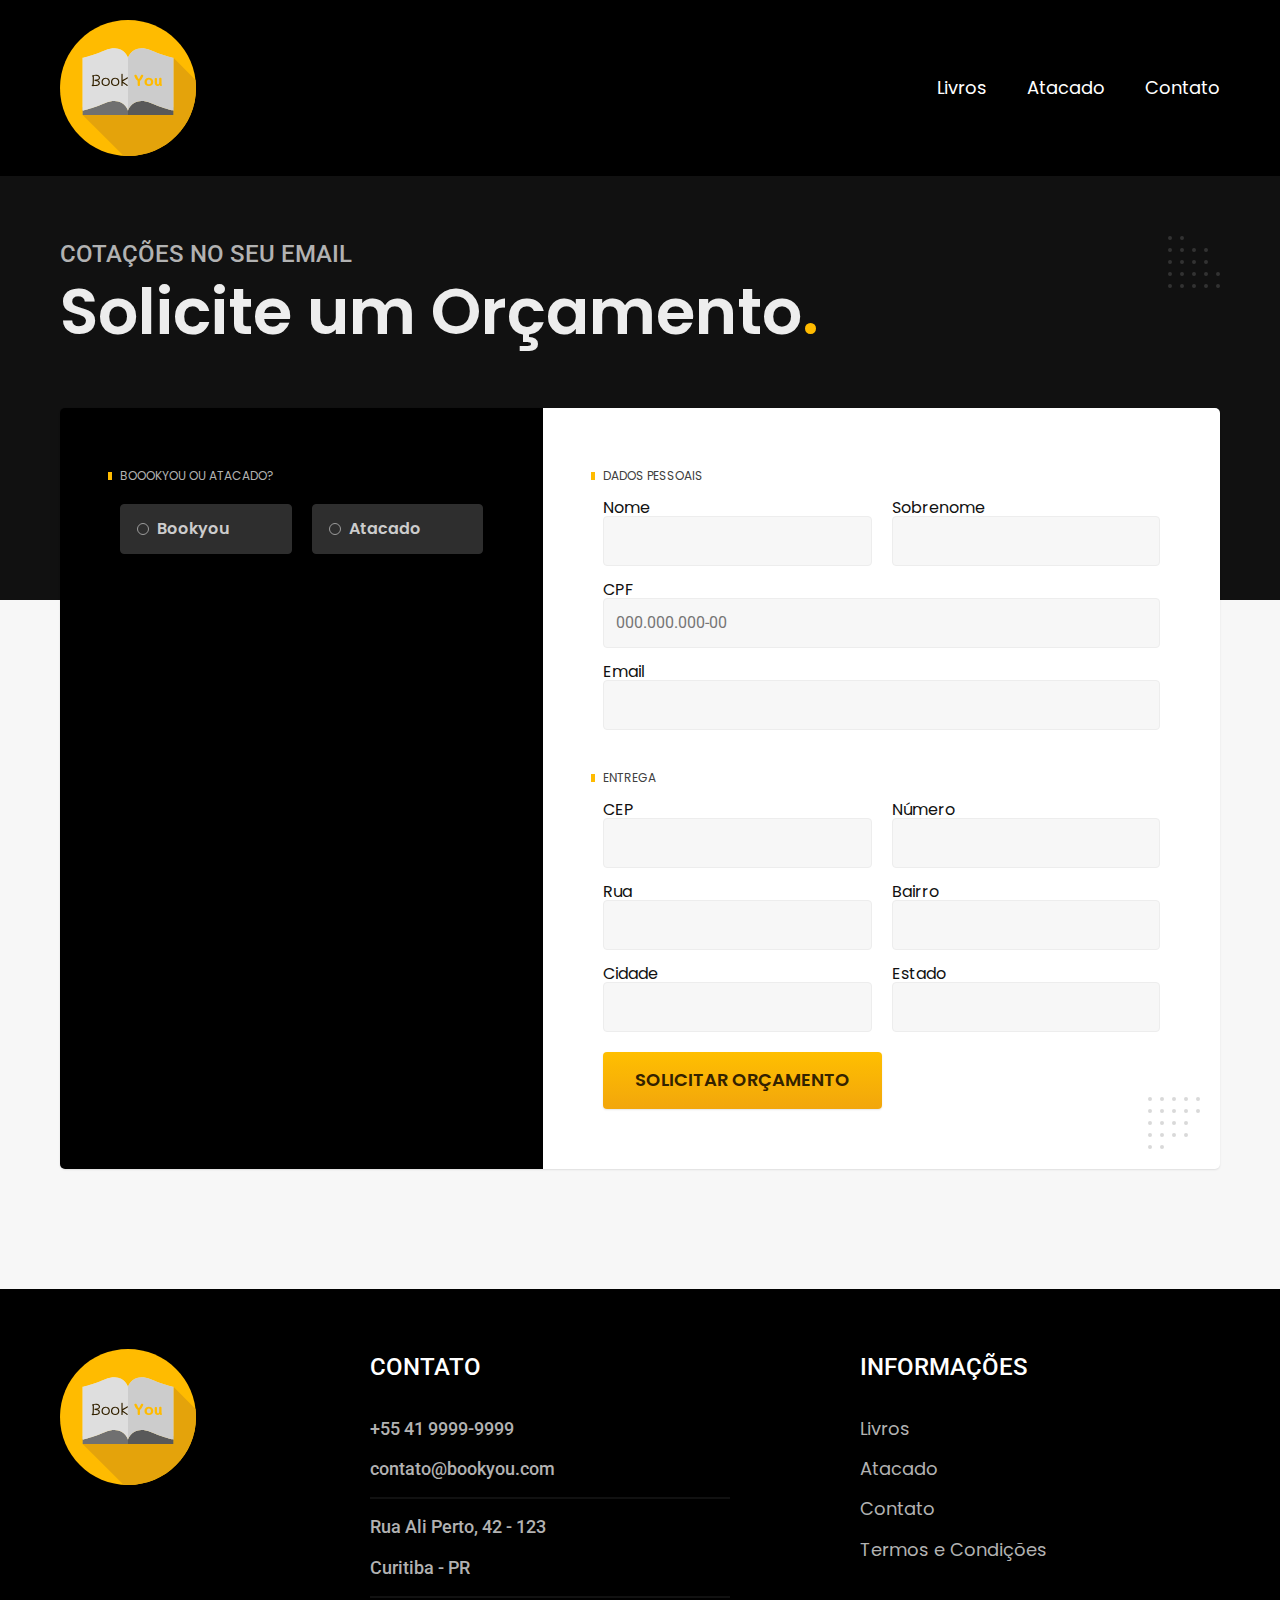
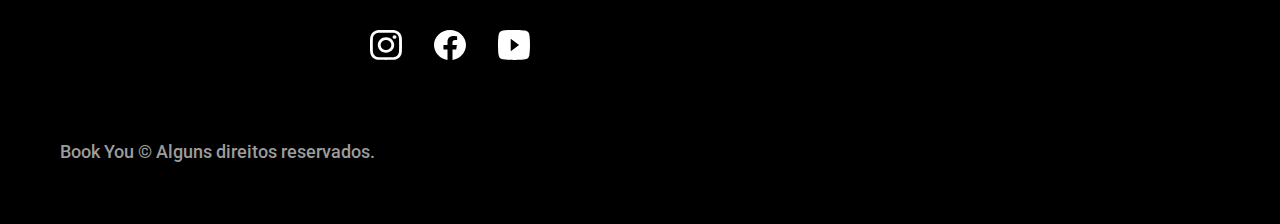
<file: orcamento.html>
<!DOCTYPE html>
<html>

<head>
  <meta charset="UTF-8">
  <meta name="viewport" content="width=device-width, initial-scale=1.0">
  <title>Orçamento | Book You</title>
  <meta name="description" content="Orçamento.">

  <link rel="icon" href="./favicon.svg" type="image/svg+xml">
  <link rel="preload" href="./css/style.min.css" as="style">
  <link rel="stylesheet" href="./css/style.min.css">

  <link rel="preconnect" href="https://fonts.googleapis.com">
  <link rel="preconnect" href="https://fonts.gstatic.com" crossorigin>
  <link href="https://fonts.googleapis.com/css2?family=Merriweather:ital,wght@1,900&family=Poppins:wght@400;600&family=Roboto:wght@400;500&display=swap" rel="stylesheet">

  <script> document.documentElement.classList.add('js');</script>

  <link rel="preconnect" href="https://fonts.googleapis.com">
  <link rel="preconnect" href="https://fonts.gstatic.com" crossorigin>
  <link href="https://fonts.googleapis.com/css2?family=Merriweather:ital,wght@1,900&family=Poppins:wght@400;600&family=Roboto:wght@400;500&display=swap" rel="stylesheet">
</head>

<body id="orcamento">
  <header class="header-bg">
    <div class="header container">
      <a href="./"><img src="./img/bookyou.svg" alt="Book You">
      </a>
      <nav aria-label="primaria">
        <ul class="header-menu font-1-m cor-0">
          <li><a href="./livros.html">Livros</a></li>
          <li><a href="./atacado.html">Atacado</a></li>
          <li><a href="./contato.html">Contato</a></li>
        </ul>
      </nav>
    </div>
  </header>

  <main>
    <div class="titulo-bg">
      <div class="titulo container">
        <p class="font-2-l-b cor-5">Cotações no seu email</p>
        <h1 class="font-1-xxl cor-1">Solicite um Orçamento<span class="cor-p1">.</span></h1>
      </div>
    </div>

    <form class="orcamento container" action="./orcamento.html">
      <div class="orcamento-produto">
        <h2 class="font-1-xs cor-5">Boookyou ou Atacado?</h2>
        <input type="radio" name="tipo" value="bookyou" id="bookyou">
        <label for="bookyou">Bookyou</label>

        <input type="radio" name="tipo" value="atacado" id="atacado">
        <label for="atacado">Atacado</label>

        <div class="orcamento-conteudo" id="orcamento-bookyou">
          <h2 class="font-1-xs cor-5">Escolha a sua</h2>

          <input type="radio" name="produto" value="para o estudante" id="para o estudante">
          <label for="para o estudante">Para o Estudante <span class="font-1-s">Todas as áreas.</span> </label>
          <div class="orcamento-detalhes">
            <p class="font-1-s cor-7">livros, revistas e poemas criados para crianças. A literatura infantil moderna é classificada de duas maneiras diferentes: gênero ou a idade pretendida do leitor.</p>
            <img src="./img/categorias/paraestudante.jpg" alt="Foto de Literatura Para Estudantes">
          </div>

          <input type="radio" name="produto" value="literaturaInfantil" id="literaturaInfantil">
          <label for="literatura infantil">Literatura Infantil <span class="font-1-s">Os melhores livros.</span></label>
          <div class="orcamento-detalhes">
            <p class="font-1-s cor-7">Aqui vocês encontrarão os materiais de cada disciplina disponibilizados para o aprendizado acadêmico.</p>
            <img src="./img/categorias/literatura_infantil.jpg" alt="Foto de Literatura Infantil">
          </div>

          <input type="radio" name="produto" value="autoajuda" id="autoajuda">
          <label for="autoajuda">Autoajuda <span class="font-1-s">Desenvolvimento Pessoal.</span></label>
          <div class="orcamento-detalhes">
            <p class="font-1-s cor-7">Essa categoria de livros pode ajudar na carreira, ao trazer informações e conselhos para o desenvolvimento pessoal e profissional.</p>
            <img src="./img/categorias/autoajuda.jpg" alt="Foto de Literatura de Auto-Ajuda">
          </div>
        </div>

        <div class="orcamento-conteudo" id="orcamento-atacado">
          <h2 class="font-1-xs cor-5">Escolha o plano</h2>

          <input type="radio" name="produto" value="prata" id="prata">
          <label for="prata">Mínimo <span>R$300,00</span></label>

          <input type="radio" name="produto" value="ouro" id="ouro">
          <label for="ouro">Acima de <span>R$2 mil</span></label>

        </div>

      </div>
      <div class="orcamento-dados form ">
        <h2 class="font-1-xs cor-9 col-2">Dados pessoais</h2>
        <div>
          <label for="nome">Nome</label>
          <input type="text" name="nome" id="nome">
        </div>

        <div>
          <label for="sobrenome">Sobrenome</label>
          <input type="text" name="sobrenome" id="sobrenome">
        </div>

        <div class="col-2">
          <label for="cpf">CPF</label>
          <input type="text" name="cpf" id="cpf" placeholder="000.000.000-00">
        </div>

        <div class="col-2">
          <label for="email">Email</label>
          <input type="email" name="email" id="email" required>
        </div>

        <h2 class="font-1-xs cor-9 col-2">entrega</h2>
        <div>
          <label for="cep">CEP</label>
          <input type="text" name="cep" id="cep">
        </div>
        <div>

          <label for="numero">Número</label>
          <input type="text" name="numero" id="numero">
        </div>

        <div>
          <label for="rua">Rua</label>
          <input type="text" name="rua" id="rua">
        </div>

        <div>
          <label for="bairro">Bairro</label>
          <input type="text" name="bairro" id="bairro">
        </div>

        <div>
          <label for="cidade">Cidade</label>
          <input type="text" name="cidade" id="cidade">
        </div>

        <div>
          <label for="estado">Estado</label>
          <input type="text" name="estado" id="estado">
        </div>

        <button class="botao col-2">Solicitar orçamento</button>
      </div>
    </form>
  </main>

  <footer class="footer-bg">
    <div class="footer container">
      <img src="./img/bookyou.svg" alt="Book You">
      <div class="footer-contato">
        <h3 class="font-2-l-b cor-0">Contato</h3>
        <ul class="font-2-m cor-5">
          <li><a href="tel:+554199999999">+55 41 9999-9999</a></li>
          <li><a href="mailto:contato@bookyou.com">contato@bookyou.com</a></li>
          <li>Rua Ali Perto, 42 - 123</li>
          <li>Curitiba - PR</li>
        </ul>
        <div class="footer-redes">
          <a href="./"> <img src="./img/redes/instagram.svg" alt="Instagram"></a>
          <a href="./"> <img src="./img/redes/facebook.svg" alt="Facebook"></a>
          <a href="./"> <img src="./img/redes/youtube.svg" alt="Youtube"></a>
        </div>
      </div>
      <div class="footer-informacoes">
        <h3 class="font-2-l-b cor-0">Informações</h3>
        <nav>
          <ul class="font-1-m cor-5">
            <li><a href="./livros.html">Livros</a></li>
            <li><a href="./atacado.html">Atacado</a></li>
            <li><a href="./contato.html">Contato</a></li>
            <li><a href="./termos.html">Termos e Condições</a></li>
          </ul>
        </nav>

      </div>
      <p class="footer-copy font-2-m cor-6">Book You © Alguns direitos reservados.</p>
    </div>

  </footer>
  <script src="./js/script.js"></script>
  <script src="./js/formulario.js"></script>

</body>

</html>
</file>
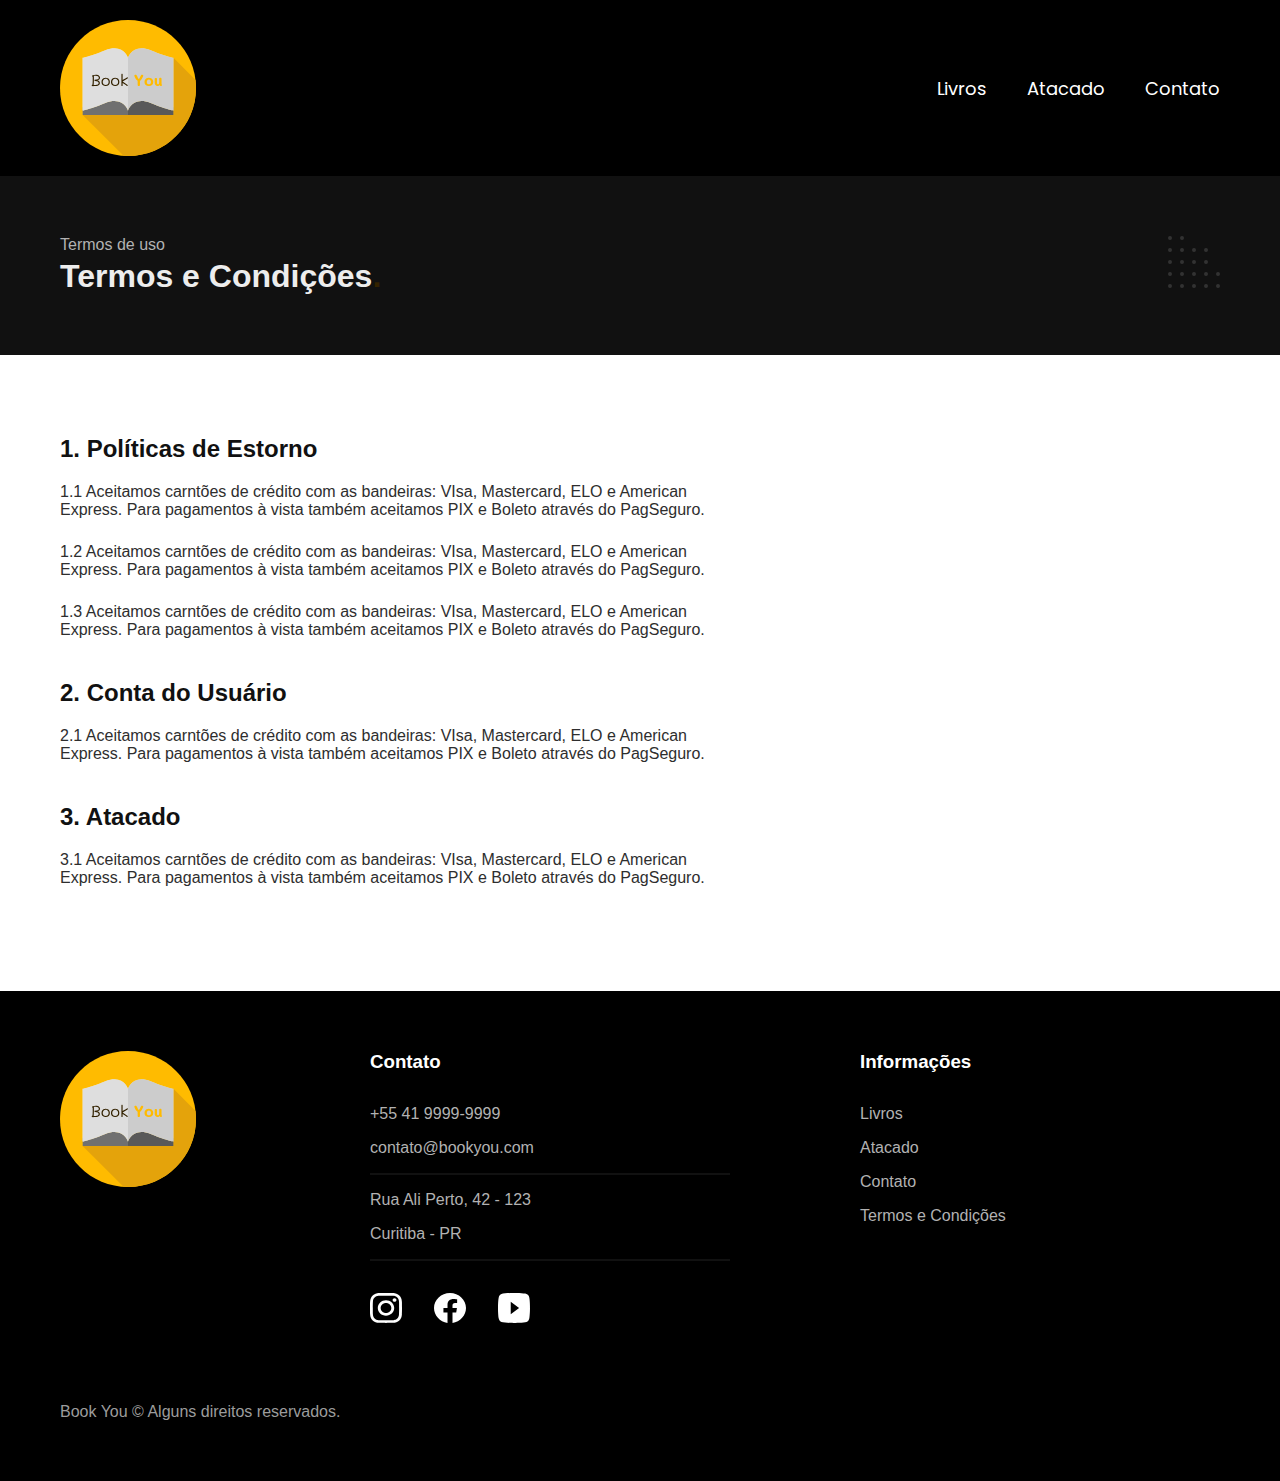
<file: termos.html>
<!DOCTYPE html>
<html>

<head>
  <meta charset="UTF-8">
  <meta name="viewport" content="width=device-width, initial-scale=1.0">
  <title>Termos e Condições | Book You</title>
  <meta name="description" content="Termos e condições.">

  <link rel="icon" href="./favicon.svg" type="image/svg+xml">
  <link rel="preload" href="./css/style.css" as="style">
  <link rel="stylesheet" href="./css/style.css">

  <link rel="preconnect" href="https://fonts.googleapis.com">
  <link rel="preconnect" href="https://fonts.gstatic.com" crossorigin>
  <link href="https://fonts.googleapis.com/css2?family=Merriweather:ital,wght@1,900&family=Poppins:wght@400;600&family=Roboto:wght@400;500&display=swap" rel="stylesheet">

  <script> document.documentElement.classList.add('js');</script>

  <link rel="preconnect" href="https://fonts.googleapis.com">
  <link rel="preconnect" href="https://fonts.gstatic.com" crossorigin>
  <link href="https://fonts.googleapis.com/css2?family=Merriweather:ital,wght@1,900&family=Poppins:wght@400;600&family=Roboto:wght@400;500&display=swap" rel="stylesheet">
</head>

<body id="termos">
  <header class="header-bg">
    <div class="header container">
      <a href="./"><img src="./img/bookyou.svg" alt="Book You">
      </a>
      <nav aria-label="primaria">
        <ul class="header-menu font-1-m cor-0">
          <li><a href="./livros.html">Livros</a></li>
          <li><a href="./atacado.html">Atacado</a></li>
          <li><a href="./contato.html">Contato</a></li>
        </ul>
      </nav>
    </div>
  </header>

  <main>
    <div class="titulo-bg">
      <div class="titulo container">
        <p class="font-2-l-b cor-5">Termos de uso</p>
        <h1 class="font-1-xxl cor-1">Termos e Condições<span class="cor-p1">.</span></h1>
      </div>
    </div>

    <div class="termos font-2-s cor-10 container">
      <h2 class="font-1-l cor-11">1. Políticas de Estorno</h2>
      <p>1.1 Aceitamos carntões de crédito com as bandeiras: VIsa, Mastercard, ELO e American Express. Para pagamentos à vista também aceitamos PIX e Boleto através do PagSeguro.</p>
      <p>1.2 Aceitamos carntões de crédito com as bandeiras: VIsa, Mastercard, ELO e American Express. Para pagamentos à vista também aceitamos PIX e Boleto através do PagSeguro.</p>
      <p>1.3 Aceitamos carntões de crédito com as bandeiras: VIsa, Mastercard, ELO e American Express. Para pagamentos à vista também aceitamos PIX e Boleto através do PagSeguro.</p>

      <h2 class="font-1-l cor-11">2. Conta do Usuário</h2>
      <p>2.1 Aceitamos carntões de crédito com as bandeiras: VIsa, Mastercard, ELO e American Express. Para pagamentos à vista também aceitamos PIX e Boleto através do PagSeguro.</p>

      <h2 class="font-1-l cor-11">3. Atacado</h2>
      <p>3.1 Aceitamos carntões de crédito com as bandeiras: VIsa, Mastercard, ELO e American Express. Para pagamentos à vista também aceitamos PIX e Boleto através do PagSeguro.</p>
    </div>
  </main>

  <footer class="footer-bg">
    <div class="footer container">
      <img src="./img/bookyou.svg" alt="Book You">
      <div class="footer-contato">
        <h3 class="font-2-l-b cor-0">Contato</h3>
        <ul class="font-2-m cor-5">
          <li><a href="tel:+554199999999">+55 41 9999-9999</a></li>
          <li><a href="mailto:contato@bookyou.com">contato@bookyou.com</a></li>
          <li>Rua Ali Perto, 42 - 123</li>
          <li>Curitiba - PR</li>
        </ul>
        <div class="footer-redes">
          <a href="./"> <img src="./img/redes/instagram.svg" alt="Instagram"></a>
          <a href="./"> <img src="./img/redes/facebook.svg" alt="Facebook"></a>
          <a href="./"> <img src="./img/redes/youtube.svg" alt="Youtube"></a>
        </div>
      </div>
      <div class="footer-informacoes">
        <h3 class="font-2-l-b cor-0">Informações</h3>
        <nav>
          <ul class="font-1-m cor-5">
            <li><a href="./livros.html">Livros</a></li>
            <li><a href="./atacado.html">Atacado</a></li>
            <li><a href="./contato.html">Contato</a></li>
            <li><a href="./termos.html">Termos e Condições</a></li>
          </ul>
        </nav>

      </div>
      <p class="footer-copy font-2-m cor-6">Book You © Alguns direitos reservados.</p>
    </div>

  </footer>
  <script src="./js/script.js"></script>
</body>

</html>
</file>
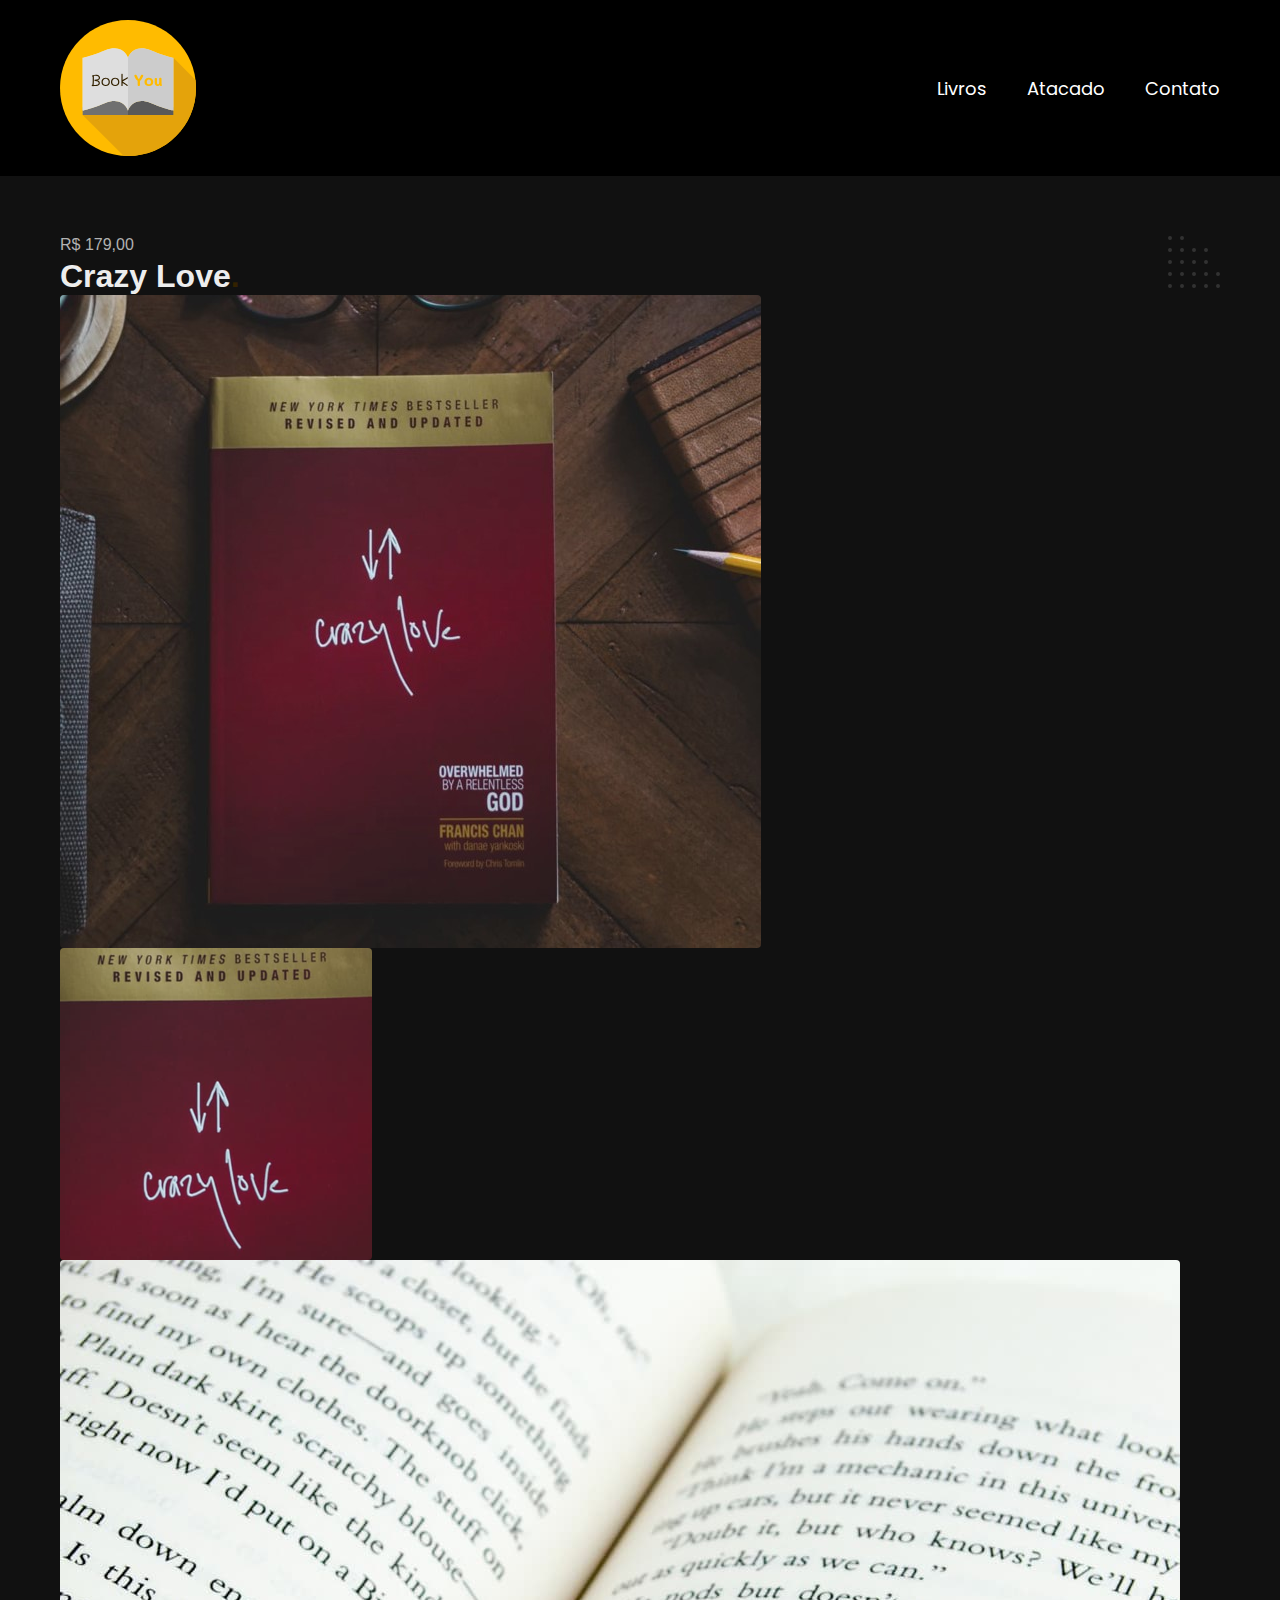
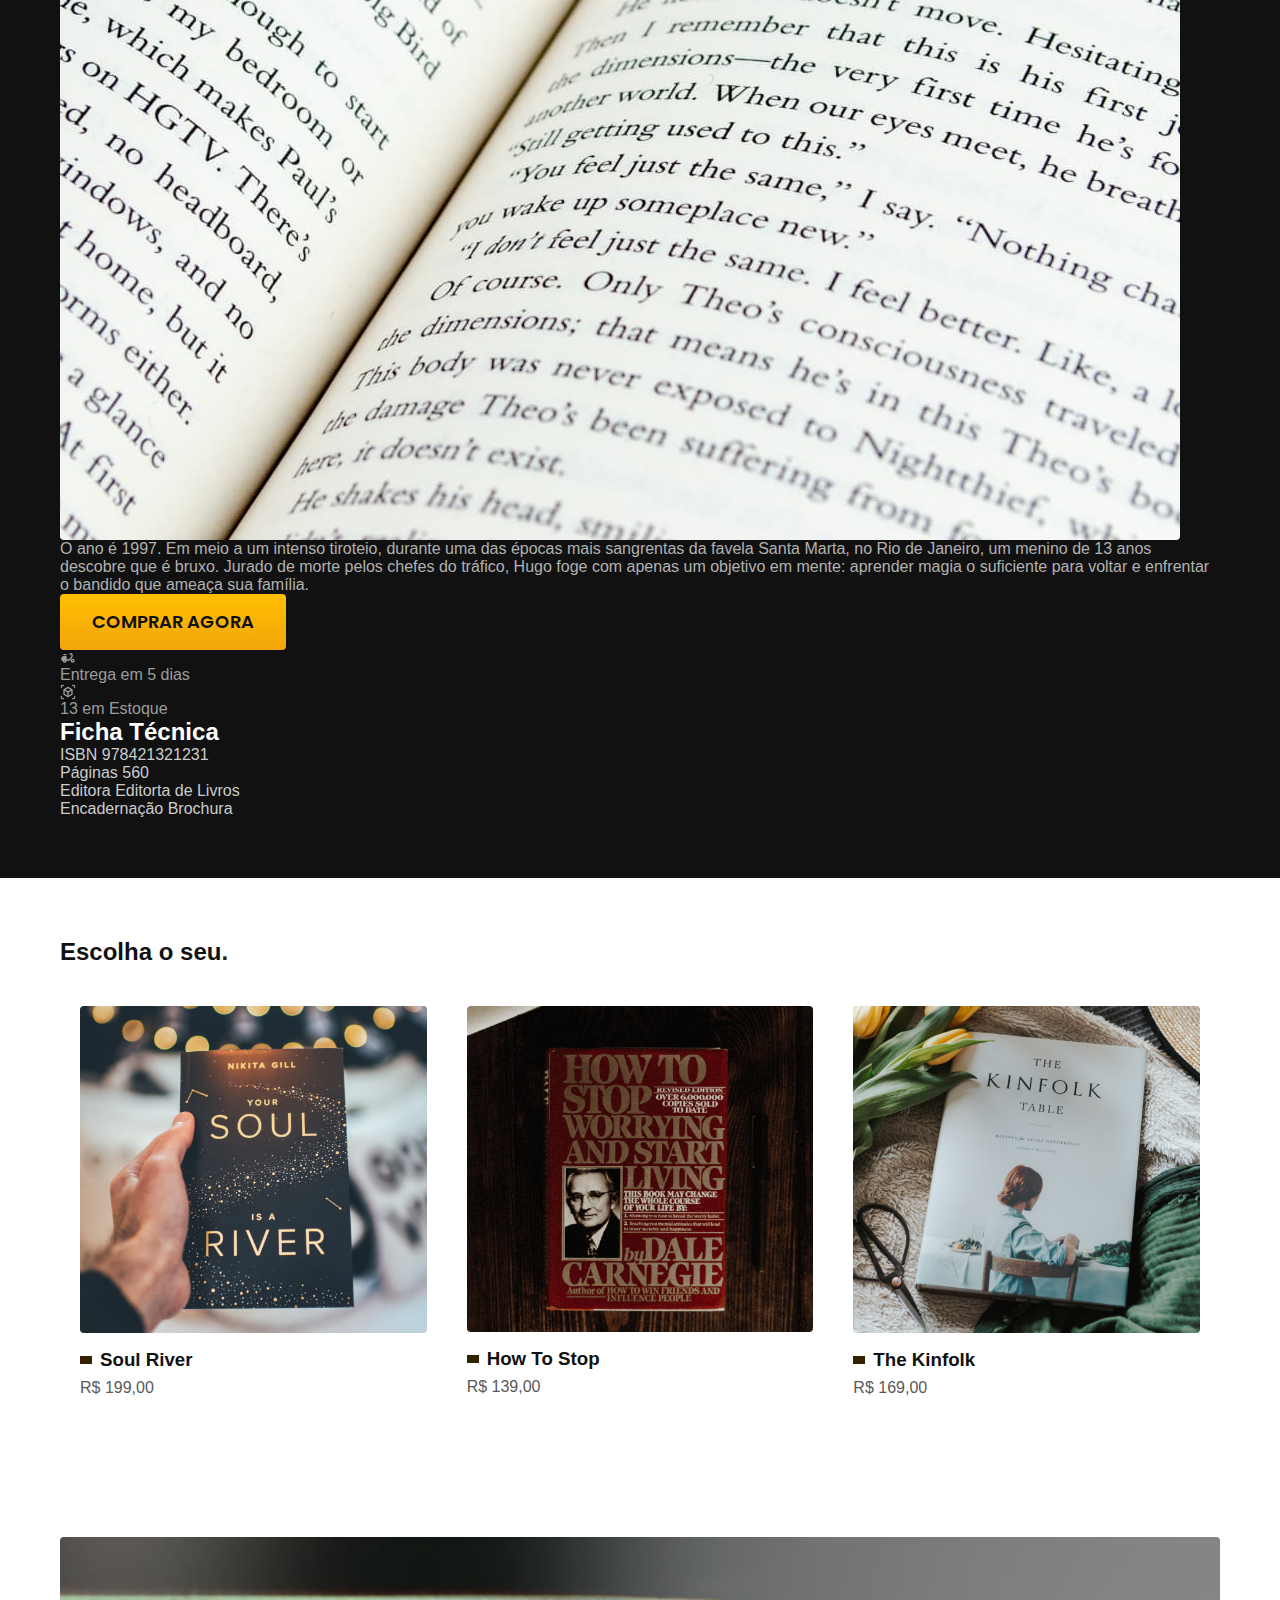
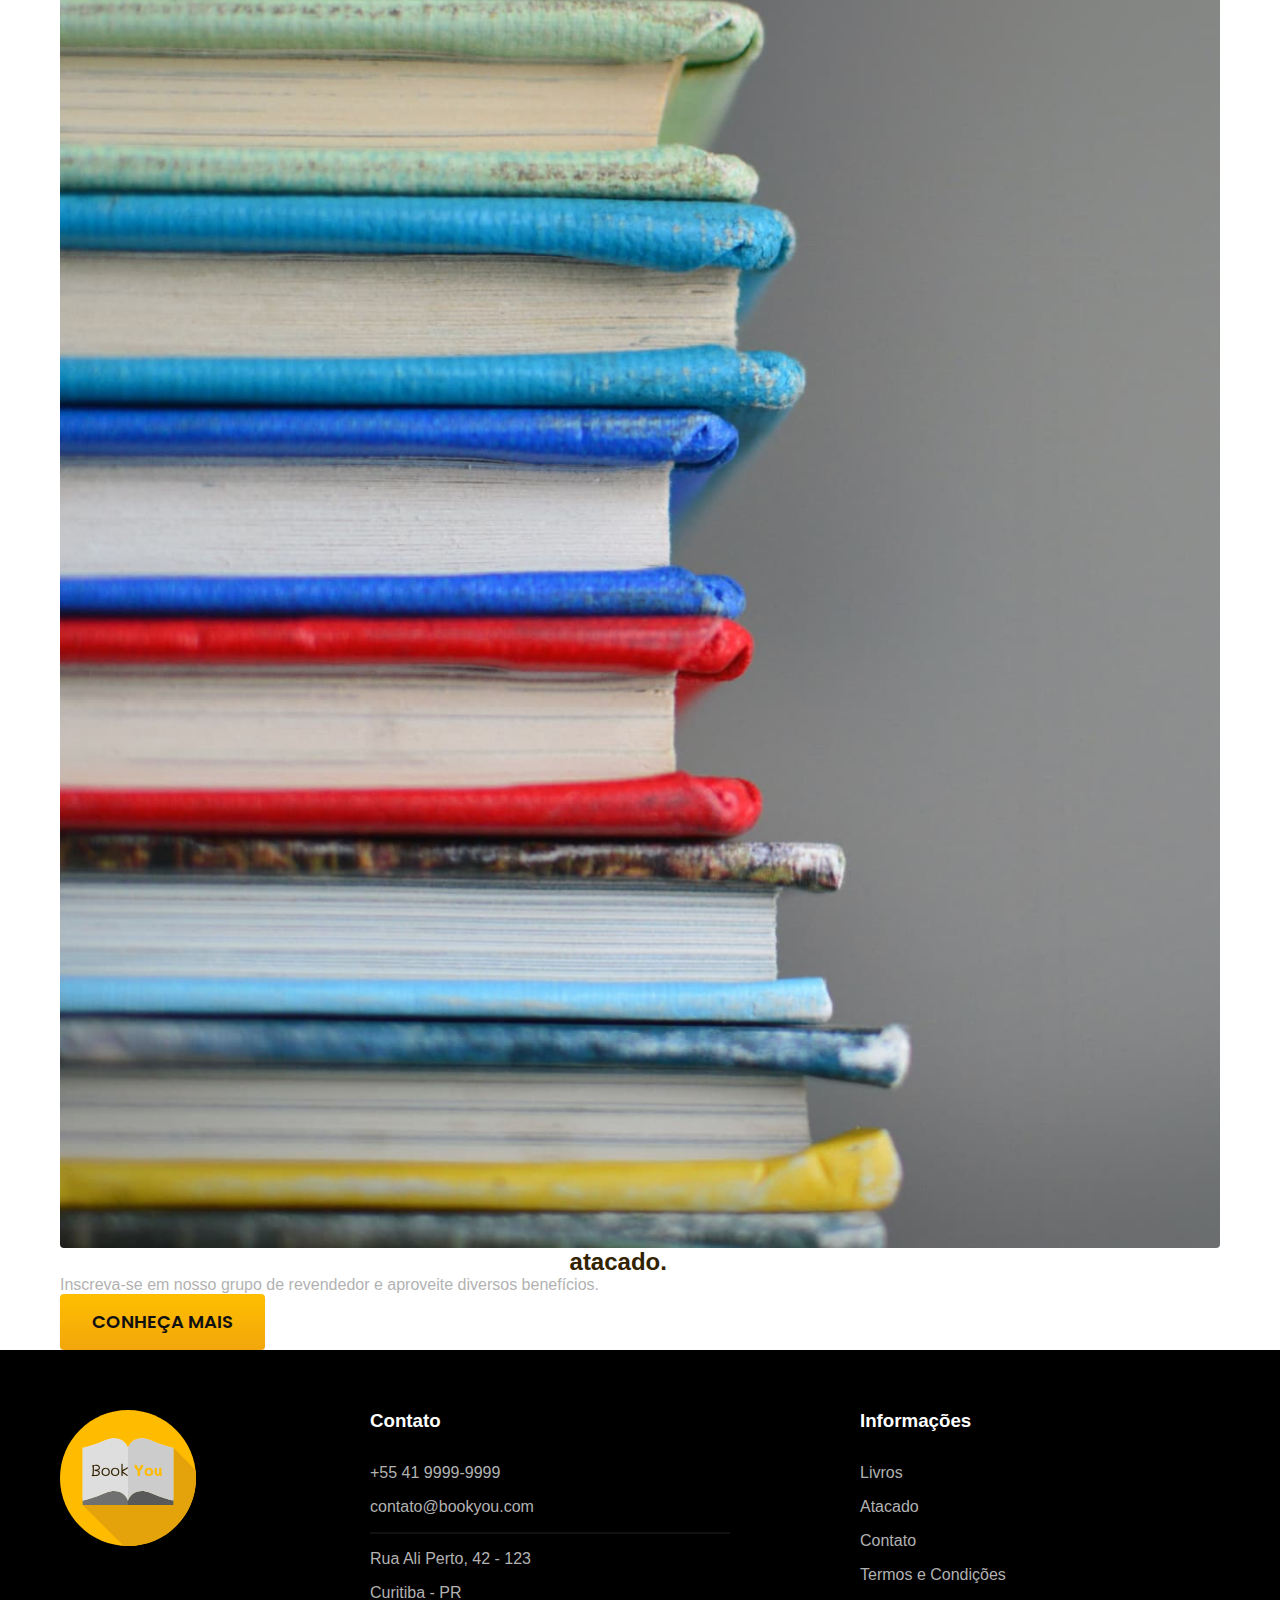
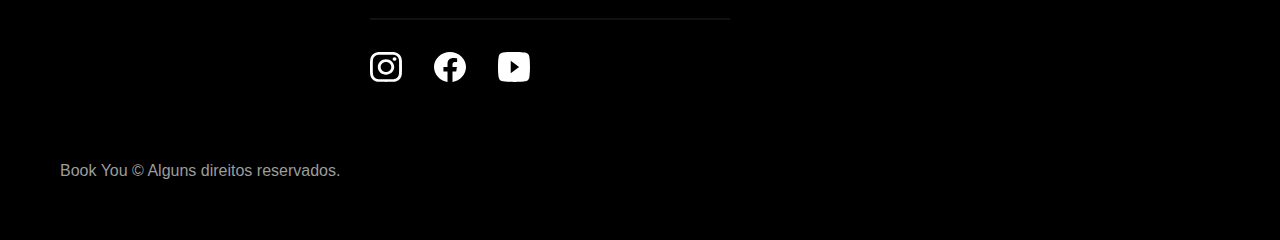
<file: livros/crazylove.html>
<!DOCTYPE html>
<html>

<head>
  <meta charset="UTF-8">
  <meta name="viewport" content="width=device-width, initial-scale=1.0">
  <title>Crazy Love | Book You</title>
  <meta name="description" content="Crazy Love.">
  <link rel="icon" href="../favicon.svg" type="image/svg+xml">
  <link rel="stylesheet" href="../css/style.css">

  <link rel="preconnect" href="https://fonts.googleapis.com">
  <link rel="preconnect" href="https://fonts.gstatic.com" crossorigin>
  <link href="https://fonts.googleapis.com/css2?family=Merriweather:ital,wght@1,900&family=Poppins:wght@400;600&family=Roboto:wght@400;500&display=swap" rel="stylesheet">

  <script> document.documentElement.classList.add('js');</script>

  <link rel="preconnect" href="https://fonts.googleapis.com">
  <link rel="preconnect" href="https://fonts.gstatic.com" crossorigin>
  <link href="https://fonts.googleapis.com/css2?family=Merriweather:ital,wght@1,900&family=Poppins:wght@400;600&family=Roboto:wght@400;500&display=swap" rel="stylesheet">
</head>

<body id="livro">
  <header class="header-bg">
    <div class="header container">
      <a href="../"><img src="../img/bookyou.svg" alt="Book You">
      </a>
      <nav aria-label="primaria">
        <ul class="header-menu font-1-m cor-0">
          <li><a href="../livros.html">Livros</a></li>
          <li><a href="../atacado.html">Atacado</a></li>
          <li><a href="../contato.html">Contato</a></li>
        </ul>
      </nav>
    </div>
  </header>

  <main class="titulo-bg">
    <div>
      <div class="titulo container">
        <p class="font-2-xl cor-5">R$ 179,00</p>
        <h1 class="font-1-xxl cor-1">Crazy Love<span class="cor-p1">.</span></h1>
      </div>
    </div>
    <div class="livro container">
      <div class="livro-imagens">
        <img src="../img/livro/crazylove1.jpg" alt="">
        <img src="../img/livro/crazylove2.jpg" alt="">
        <img src="../img/livro/codyboard3.jpg" alt="">
      </div>
      <div class="livro-conteudo">
        <p class="font-2-l cor-5">O ano é 1997. Em meio a um intenso tiroteio, durante uma das épocas mais sangrentas da favela Santa Marta, no Rio de Janeiro, um menino de 13 anos descobre que é bruxo. Jurado de morte pelos chefes do tráfico, Hugo foge com apenas um objetivo em mente: aprender magia o suficiente para voltar e enfrentar o bandido que ameaça sua família.</p>
        <div class="livro-comprar">
          <a class="botao" href="../orcamento.html?tipo=bookyou&produto=autoajuda">Comprar Agora</a>
          <span class="font-1-xs cor-6"> <img src="../img/icones/entrega.svg" alt=""> Entrega em 5 dias</span>
          <span class="font-1-xs cor-6"> <img src="../img/icones/estoque.svg" alt=""> 13 em Estoque</span>
        </div>

        <h2 class="font-1-xs cor-0">Ficha Técnica</h2>
        <ul class="livro-ficha font-2-s cor-4">
          <li>ISBN <span>978421321231</span></li>
          <li>Páginas <span>560</span></li>
          <li>Editora <span>Editorta de Livros</span></li>
          <li>Encadernação <span>Brochura</span></li>
        </ul>
      </div>
    </div>
  </main>

  <article class="livros-lista container">

    <h2 class="font-1-xxl">Escolha o seu<span class="cor-p1">.</span></h2>

    <ul>
      <li>
        <a href="./soulriver.html">
          <img src="../img/livros/soul_river.jpg" alt="Soul River">
          <h3 class="font-1-xl">Soul River</h3>
          <span class="font-2-m cor-8">R$ 199,00</span>
        </a>
      </li>

      <li>
        <a href="./howtostop.html">
          <img src="../img/livros/cody-board.jpg" alt="How To Stop">
          <h3 class="font-1-xl">How To Stop</h3>
          <span class="font-2-m cor-8">R$ 139,00</span>
        </a>
      </li>

      <li>
        <a href="./thekinfolk.html">
          <img src="../img/livros/kinfolk.jpg" alt="Soul River">
          <h3 class="font-1-xl">The Kinfolk</h3>
          <span class="font-2-m cor-8">R$ 169,00</span>
        </a>
      </li>
    </ul>
  </article>

  <article class="parceiro-bg">
    <div class="parceiro container">
      <div class="parceiro-imagem">
        <img src="../img/fotos/atacado.jpg" alt="Pilha de Livros.">
      </div>
      <div class="parceiro-conteudo">
        <h2 class="font-1-xxl cor-0">Seja um parceiro revenderdor com preço de <span class="cor-p1">atacado.</span></h2>
        <p class=" font-2-l cor-5">Inscreva-se em nosso grupo de revendedor e aproveite diversos benefícios.</p>
        <a class="botao" href="../atacado.html">Conheça Mais</a>
      </div>
    </div>
  </article>

  <footer class=" footer-bg">
    <div class="footer container">
      <img src="../img/bookyou.svg" alt="Book You">
      <div class="footer-contato">
        <h3 class="font-2-l-b cor-0">Contato</h3>
        <ul class="font-2-m cor-5">
          <li><a href="tel:+554199999999">+55 41 9999-9999</a></li>
          <li><a href="mailto:contato@bookyou.com">contato@bookyou.com</a></li>
          <li>Rua Ali Perto, 42 - 123</li>
          <li>Curitiba - PR</li>
        </ul>
        <div class="footer-redes">
          <a href="../"> <img src="../img/redes/instagram.svg" alt="Instagram"></a>
          <a href="../"> <img src="../img/redes/facebook.svg" alt="Facebook"></a>
          <a href="../"> <img src="../img/redes/youtube.svg" alt="Youtube"></a>
        </div>
      </div>
      <div class="footer-informacoes">
        <h3 class="font-2-l-b cor-0">Informações</h3>
        <nav>
          <ul class="font-1-m cor-5">
            <li><a href="../livros.html">Livros</a></li>
            <li><a href="../atacado.html">Atacado</a></li>
            <li><a href="../contato.html">Contato</a></li>
            <li><a href="../termos.html">Termos e Condições</a></li>
          </ul>

        </nav>

      </div>
      <p class="footer-copy font-2-m cor-6">Book You © Alguns direitos reservados.</p>
    </div>

  </footer>
  <script src="../js/script.js"></script>
</body>

</html>
</file>
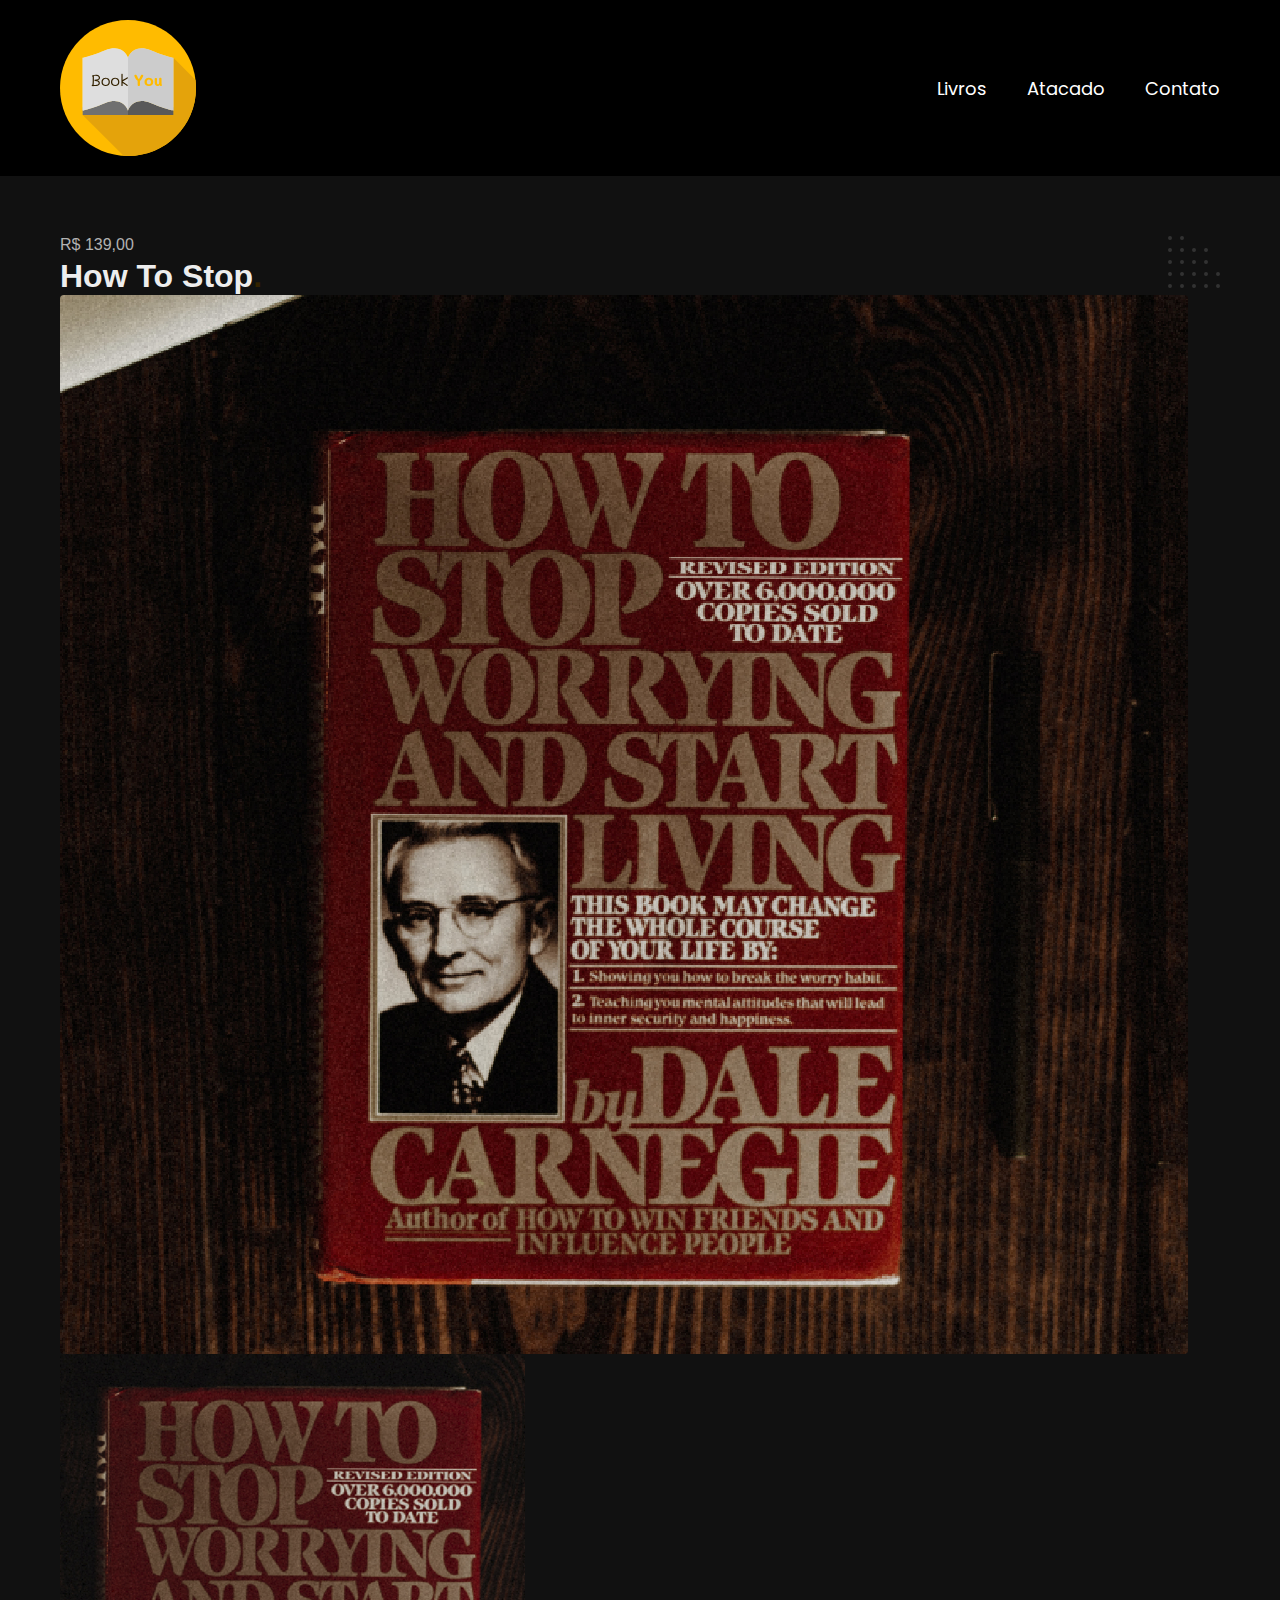
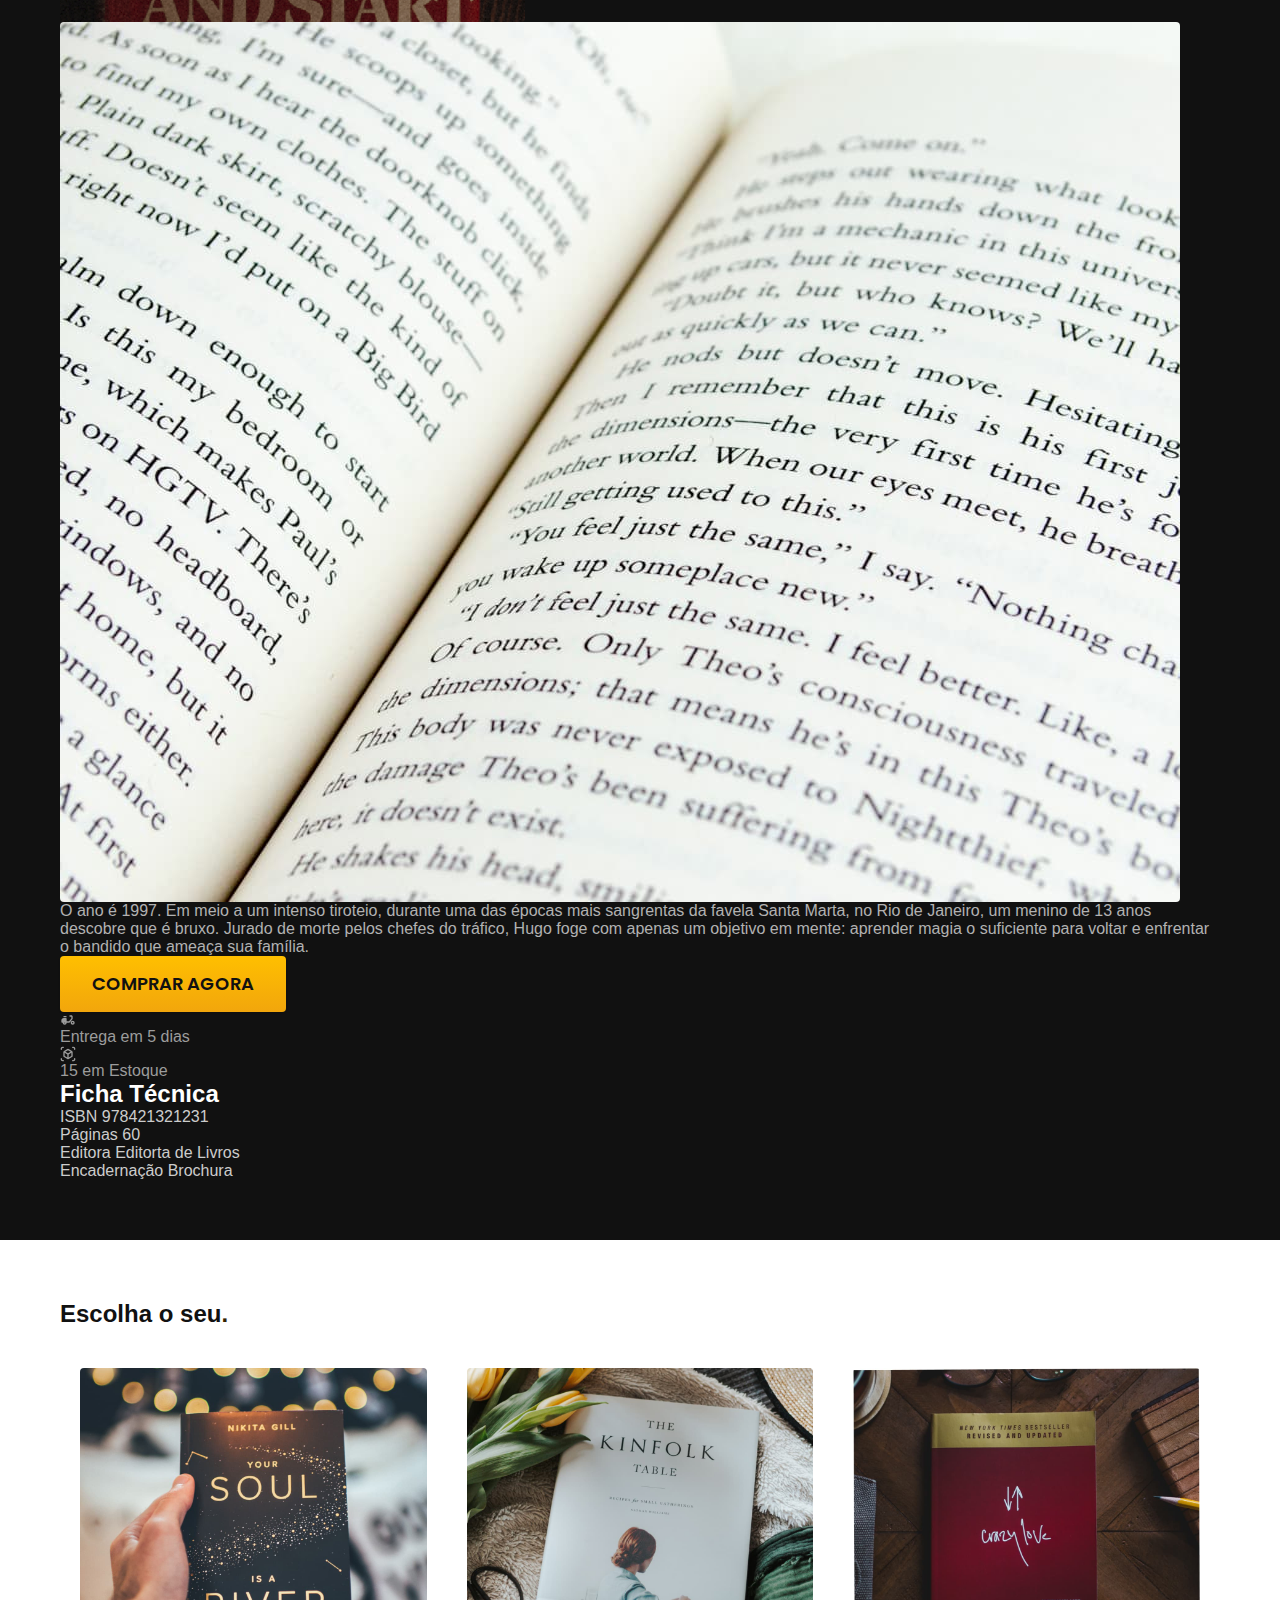
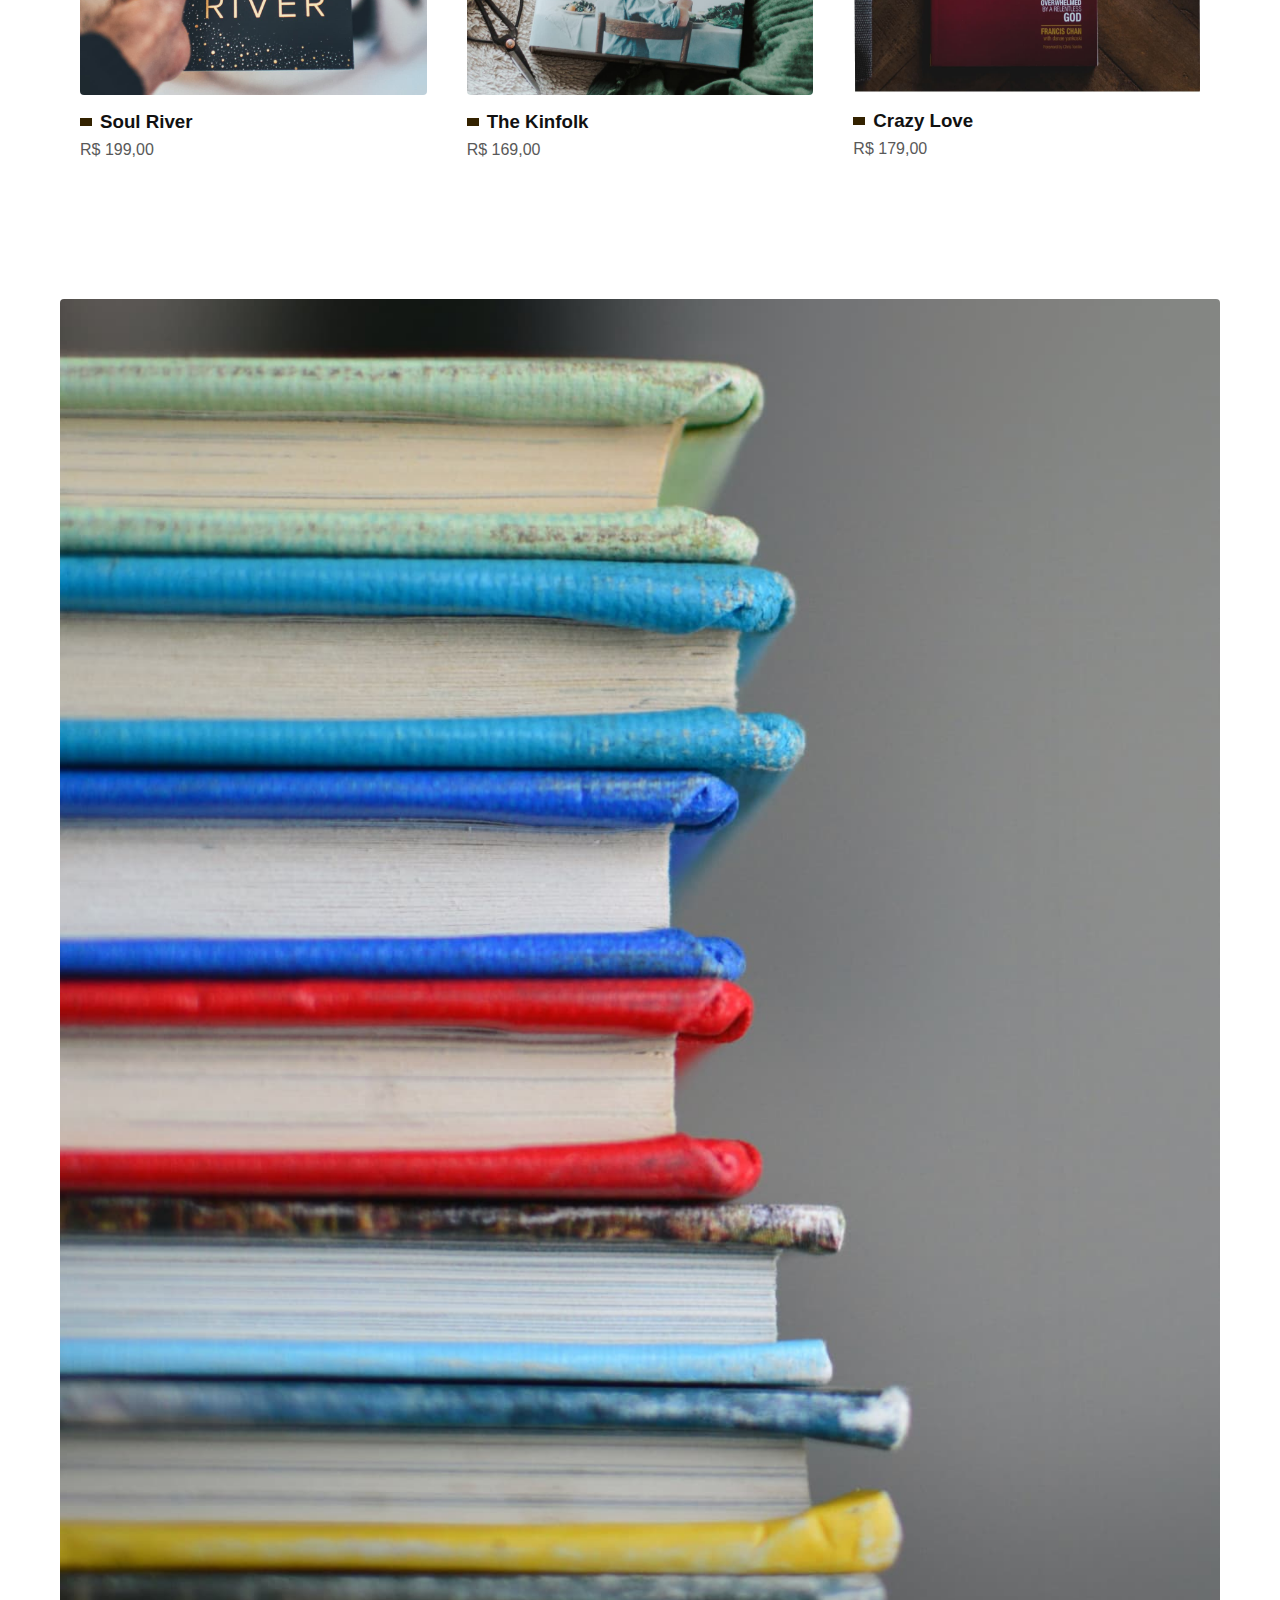
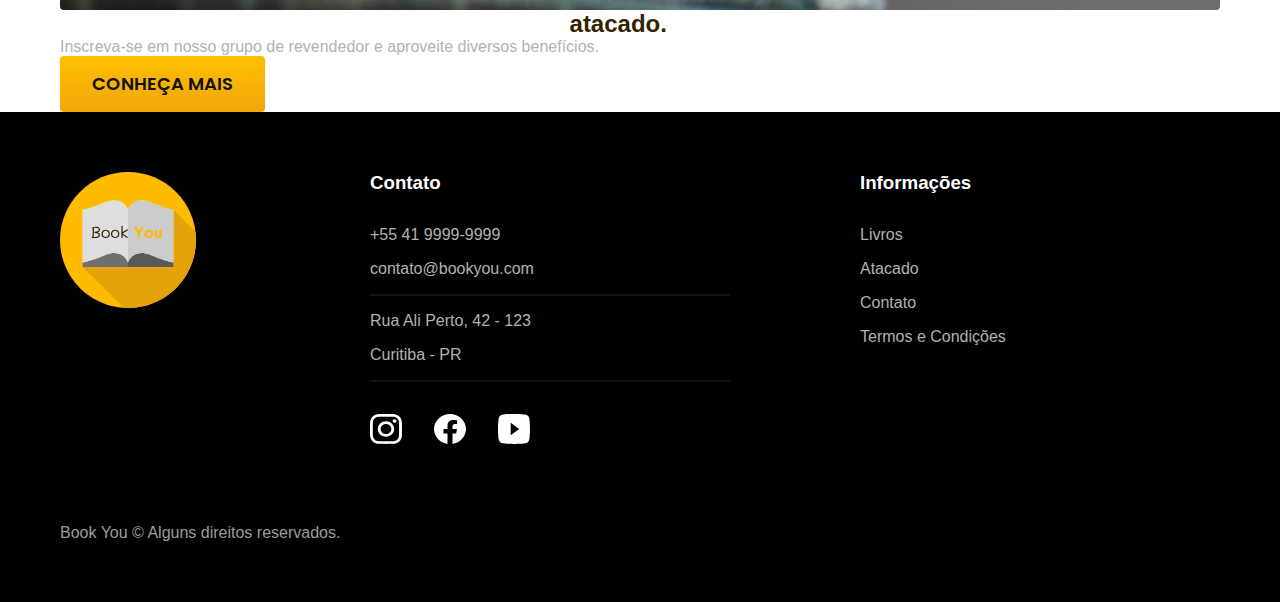
<file: livros/howtostop.html>
<!DOCTYPE html>
<html>

<head>
  <meta charset="UTF-8">
  <meta name="viewport" content="width=device-width, initial-scale=1.0">
  <title>How To Stop | Book You</title>
  <meta name="description" content="How To Stop.">
  <link rel="icon" href="../favicon.svg" type="image/svg+xml">
  <link rel="stylesheet" href="../css/style.css">

  <link rel="preconnect" href="https://fonts.googleapis.com">
  <link rel="preconnect" href="https://fonts.gstatic.com" crossorigin>
  <link href="https://fonts.googleapis.com/css2?family=Merriweather:ital,wght@1,900&family=Poppins:wght@400;600&family=Roboto:wght@400;500&display=swap" rel="stylesheet">

  <script> document.documentElement.classList.add('js');</script>

  <link rel="preconnect" href="https://fonts.googleapis.com">
  <link rel="preconnect" href="https://fonts.gstatic.com" crossorigin>
  <link href="https://fonts.googleapis.com/css2?family=Merriweather:ital,wght@1,900&family=Poppins:wght@400;600&family=Roboto:wght@400;500&display=swap" rel="stylesheet">
</head>

<body id="livro">
  <header class="header-bg">
    <div class="header container">
      <a href="../"><img src="../img/bookyou.svg" alt="Book You">
      </a>
      <nav aria-label="primaria">
        <ul class="header-menu font-1-m cor-0">
          <li><a href="../livros.html">Livros</a></li>
          <li><a href="../atacado.html">Atacado</a></li>
          <li><a href="../contato.html">Contato</a></li>
        </ul>
      </nav>
    </div>
  </header>

  <main class="titulo-bg">
    <div>
      <div class="titulo container">
        <p class="font-2-xl cor-5">R$ 139,00</p>
        <h1 class="font-1-xxl cor-1">How To Stop<span class="cor-p1">.</span></h1>
      </div>
    </div>
    <div class="livro container">
      <div class="livro-imagens">
        <img src="../img/livro/codyboard1.jpg" alt="">
        <img src="../img/livro/codyboard2.jpg" alt="">
        <img src="../img/livro/codyboard3.jpg" alt="">
      </div>
      <div class="livro-conteudo">
        <p class="font-2-l cor-5">O ano é 1997. Em meio a um intenso tiroteio, durante uma das épocas mais sangrentas da favela Santa Marta, no Rio de Janeiro, um menino de 13 anos descobre que é bruxo. Jurado de morte pelos chefes do tráfico, Hugo foge com apenas um objetivo em mente: aprender magia o suficiente para voltar e enfrentar o bandido que ameaça sua família.</p>
        <div class="livro-comprar">
          <a class="botao" href="../orcamento.html">Comprar Agora</a>
          <span class="font-1-xs cor-6"> <img src="../img/icones/entrega.svg" alt=""> Entrega em 5 dias</span>
          <span class="font-1-xs cor-6"> <img src="../img/icones/estoque.svg" alt=""> 15 em Estoque</span>
        </div>

        <h2 class="font-1-xs cor-0">Ficha Técnica</h2>
        <ul class="livro-ficha font-2-s cor-4">
          <li>ISBN <span>978421321231</span></li>
          <li>Páginas <span>60</span></li>
          <li>Editora <span>Editorta de Livros</span></li>
          <li>Encadernação <span>Brochura</span></li>
        </ul>
      </div>
    </div>
  </main>

  <article class="livros-lista container">

    <h2 class="font-1-xxl">Escolha o seu<span class="cor-p1">.</span></h2>

    <ul>
      <li>
        <a href="./soulriver.html">
          <img src="../img/livros/soul_river.jpg" alt="Soul River">
          <h3 class="font-1-xl">Soul River</h3>
          <span class="font-2-m cor-8">R$ 199,00</span>
        </a>
      </li>

      <li>
        <a href="./thekinfolk.html">
          <img src="../img/livros/kinfolk.jpg" alt="Soul River">
          <h3 class="font-1-xl">The Kinfolk</h3>
          <span class="font-2-m cor-8">R$ 169,00</span>
        </a>
      </li>

      <li>
        <a href="./crazylove.html">
          <img src="../img/livros/crazylove.jpg" alt="Crazy Love">
          <h3 class="font-1-xl">Crazy Love</h3>
          <span class="font-2-m cor-8">R$ 179,00</span>
        </a>
      </li>
    </ul>
  </article>

  <article class="parceiro-bg">
    <div class="parceiro container">
      <div class="parceiro-imagem">
        <img src="../img/fotos/atacado.jpg" alt="Pilha de Livros.">
      </div>
      <div class="parceiro-conteudo">
        <h2 class="font-1-xxl cor-0">Seja um parceiro revenderdor com preço de <span class="cor-p1">atacado.</span></h2>
        <p class=" font-2-l cor-5">Inscreva-se em nosso grupo de revendedor e aproveite diversos benefícios.</p>
        <a class="botao" href="../atacado.html">Conheça Mais</a>
      </div>
    </div>
  </article>

  <footer class=" footer-bg">
    <div class="footer container">
      <img src="../img/bookyou.svg" alt="Book You">
      <div class="footer-contato">
        <h3 class="font-2-l-b cor-0">Contato</h3>
        <ul class="font-2-m cor-5">
          <li><a href="tel:+554199999999">+55 41 9999-9999</a></li>
          <li><a href="mailto:contato@bookyou.com">contato@bookyou.com</a></li>
          <li>Rua Ali Perto, 42 - 123</li>
          <li>Curitiba - PR</li>
        </ul>
        <div class="footer-redes">
          <a href="../"> <img src="../img/redes/instagram.svg" alt="Instagram"></a>
          <a href="../"> <img src="../img/redes/facebook.svg" alt="Facebook"></a>
          <a href="../"> <img src="../img/redes/youtube.svg" alt="Youtube"></a>
        </div>
      </div>
      <div class="footer-informacoes">
        <h3 class="font-2-l-b cor-0">Informações</h3>
        <nav>
          <ul class="font-1-m cor-5">
            <li><a href="../livros.html">Livros</a></li>
            <li><a href="../atacado.html">Atacado</a></li>
            <li><a href="../contato.html">Contato</a></li>
            <li><a href="../termos.html">Termos e Condições</a></li>
          </ul>

        </nav>

      </div>
      <p class="footer-copy font-2-m cor-6">Book You © Alguns direitos reservados.</p>
    </div>

  </footer>
  <script src="../js/script.js"></script>
</body>

</html>
</file>
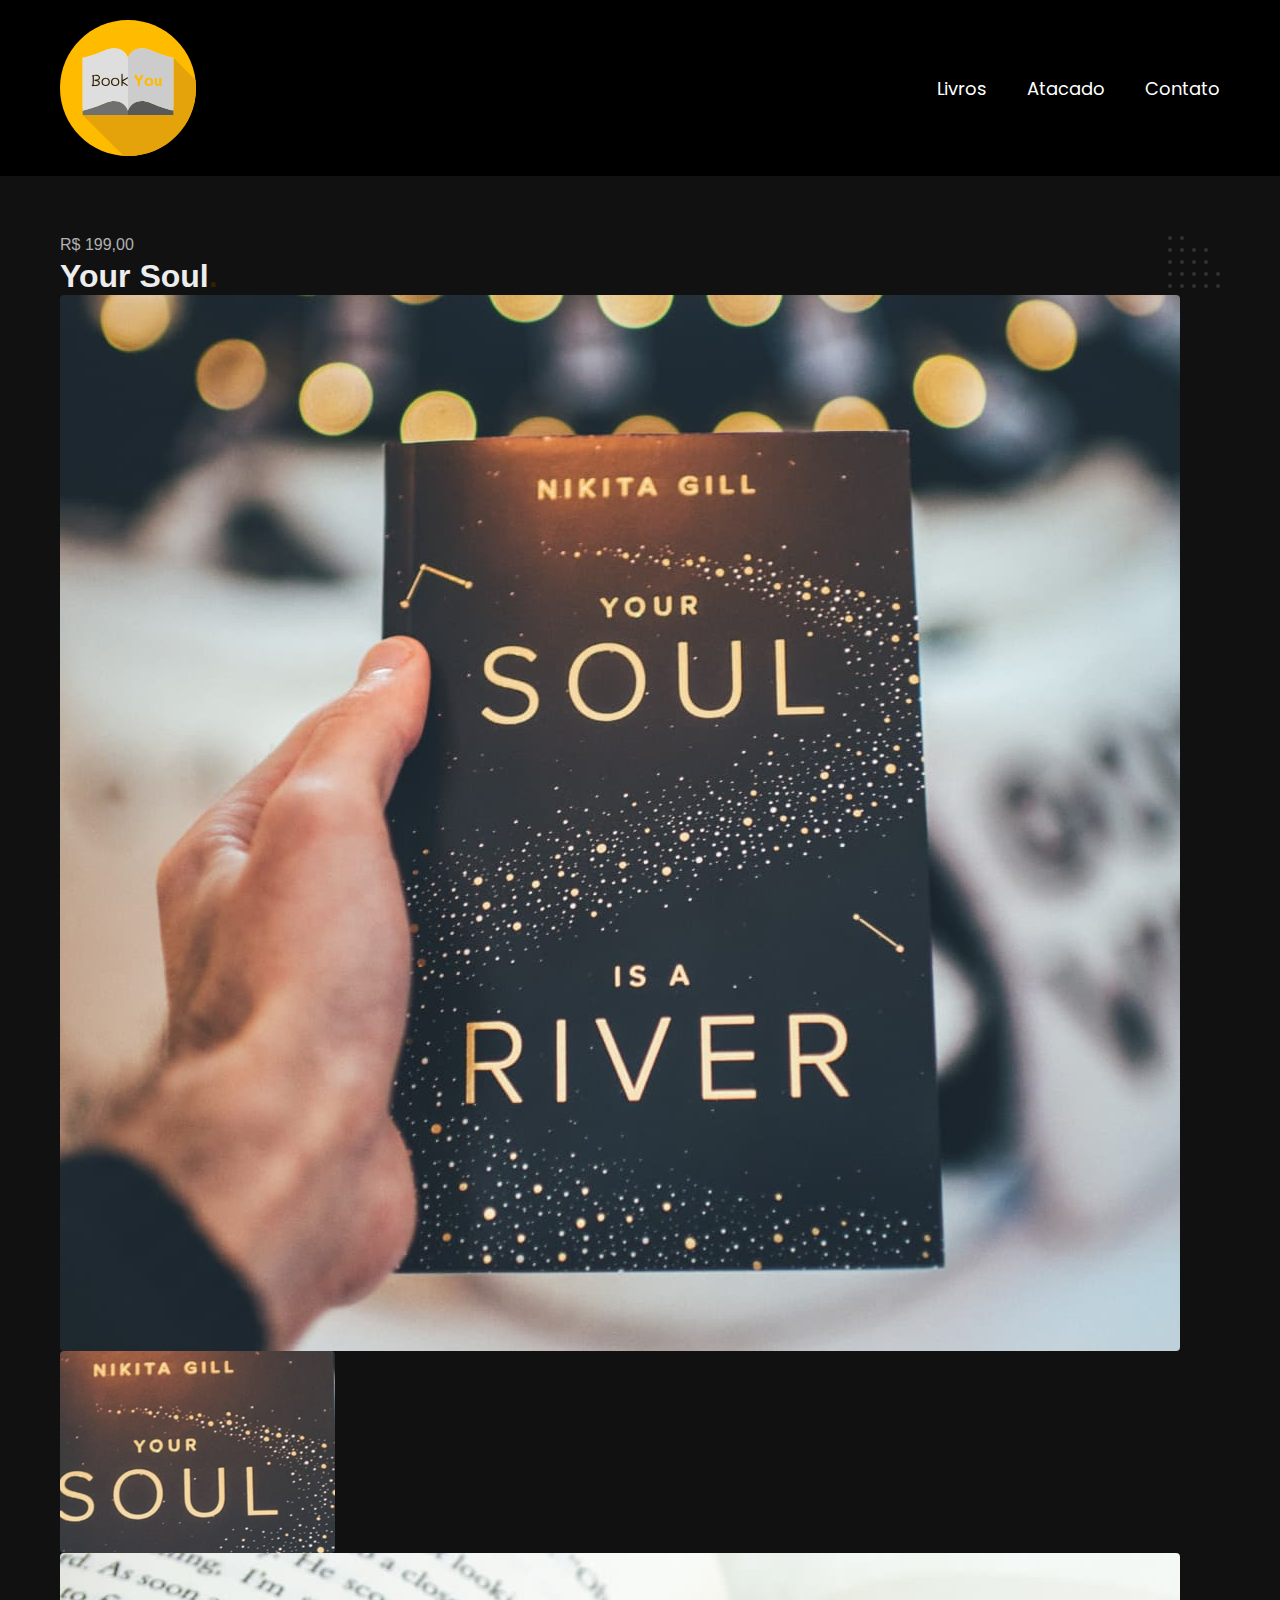
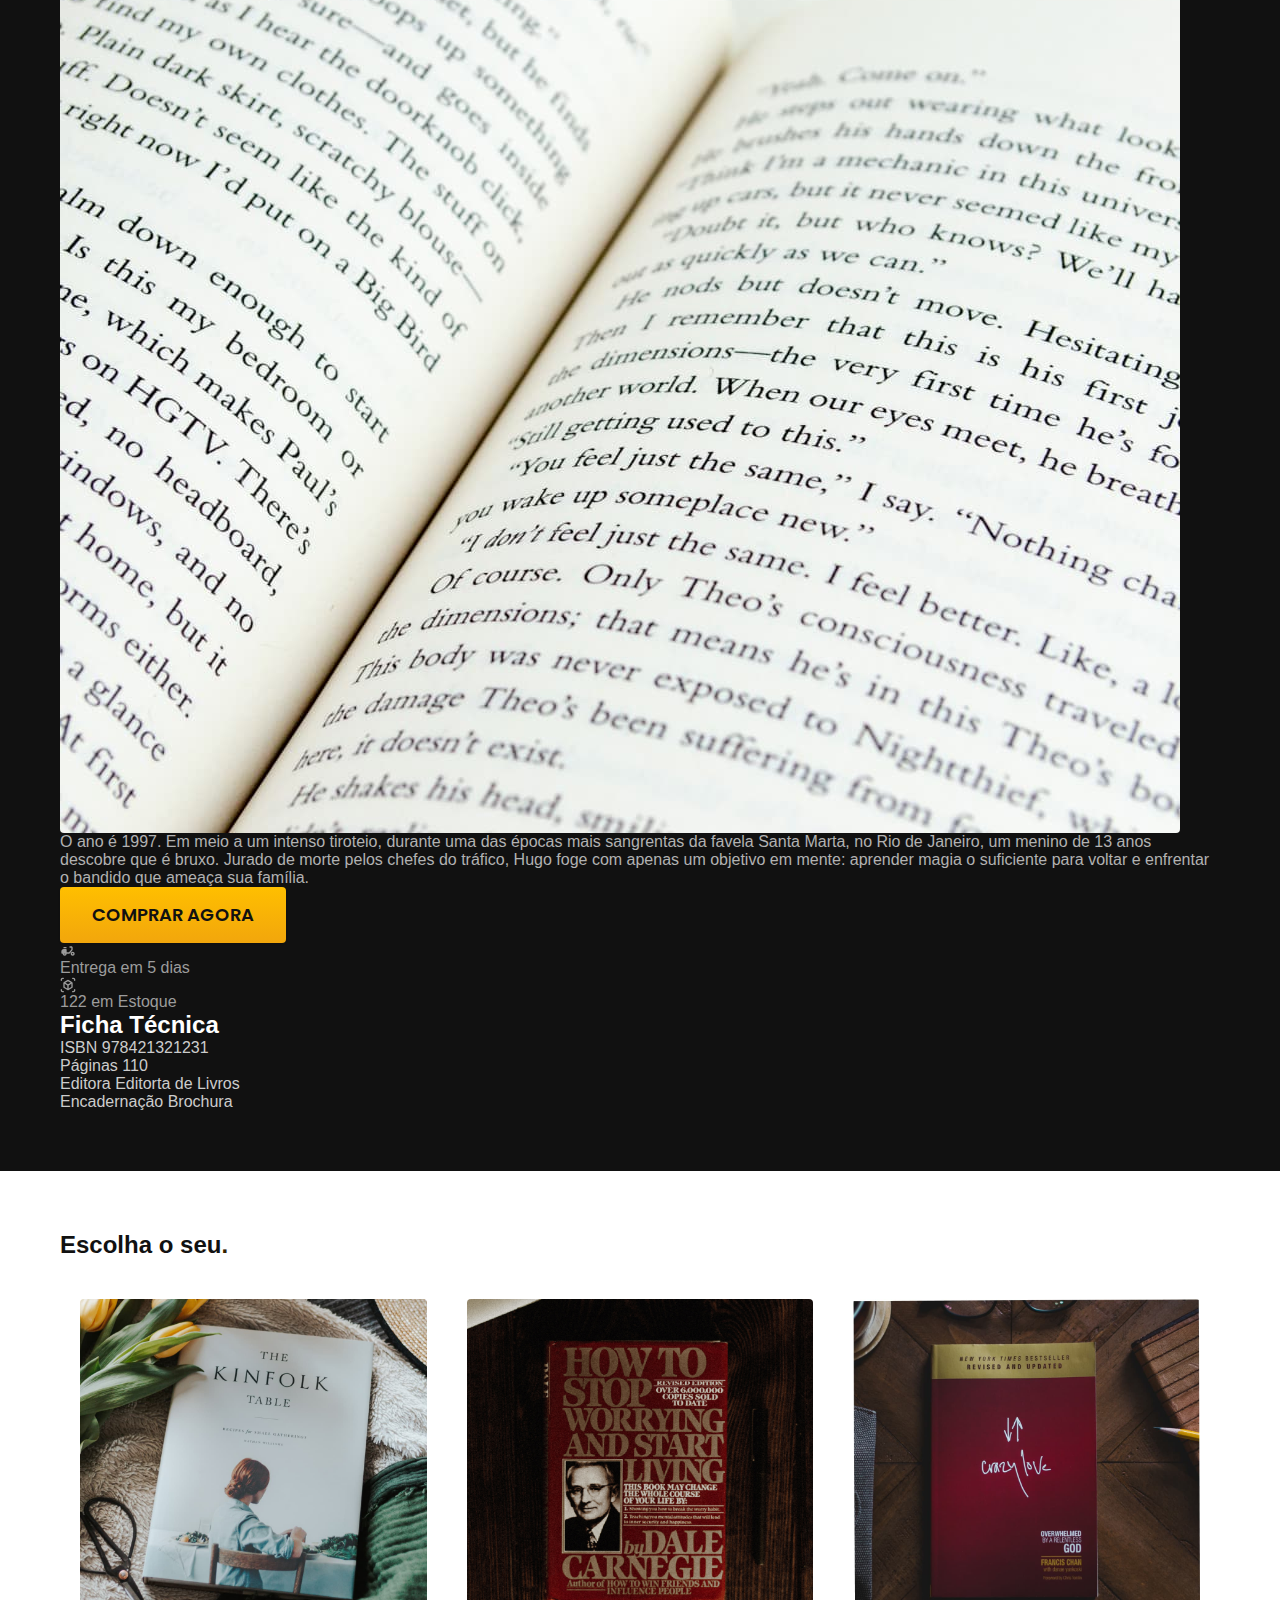
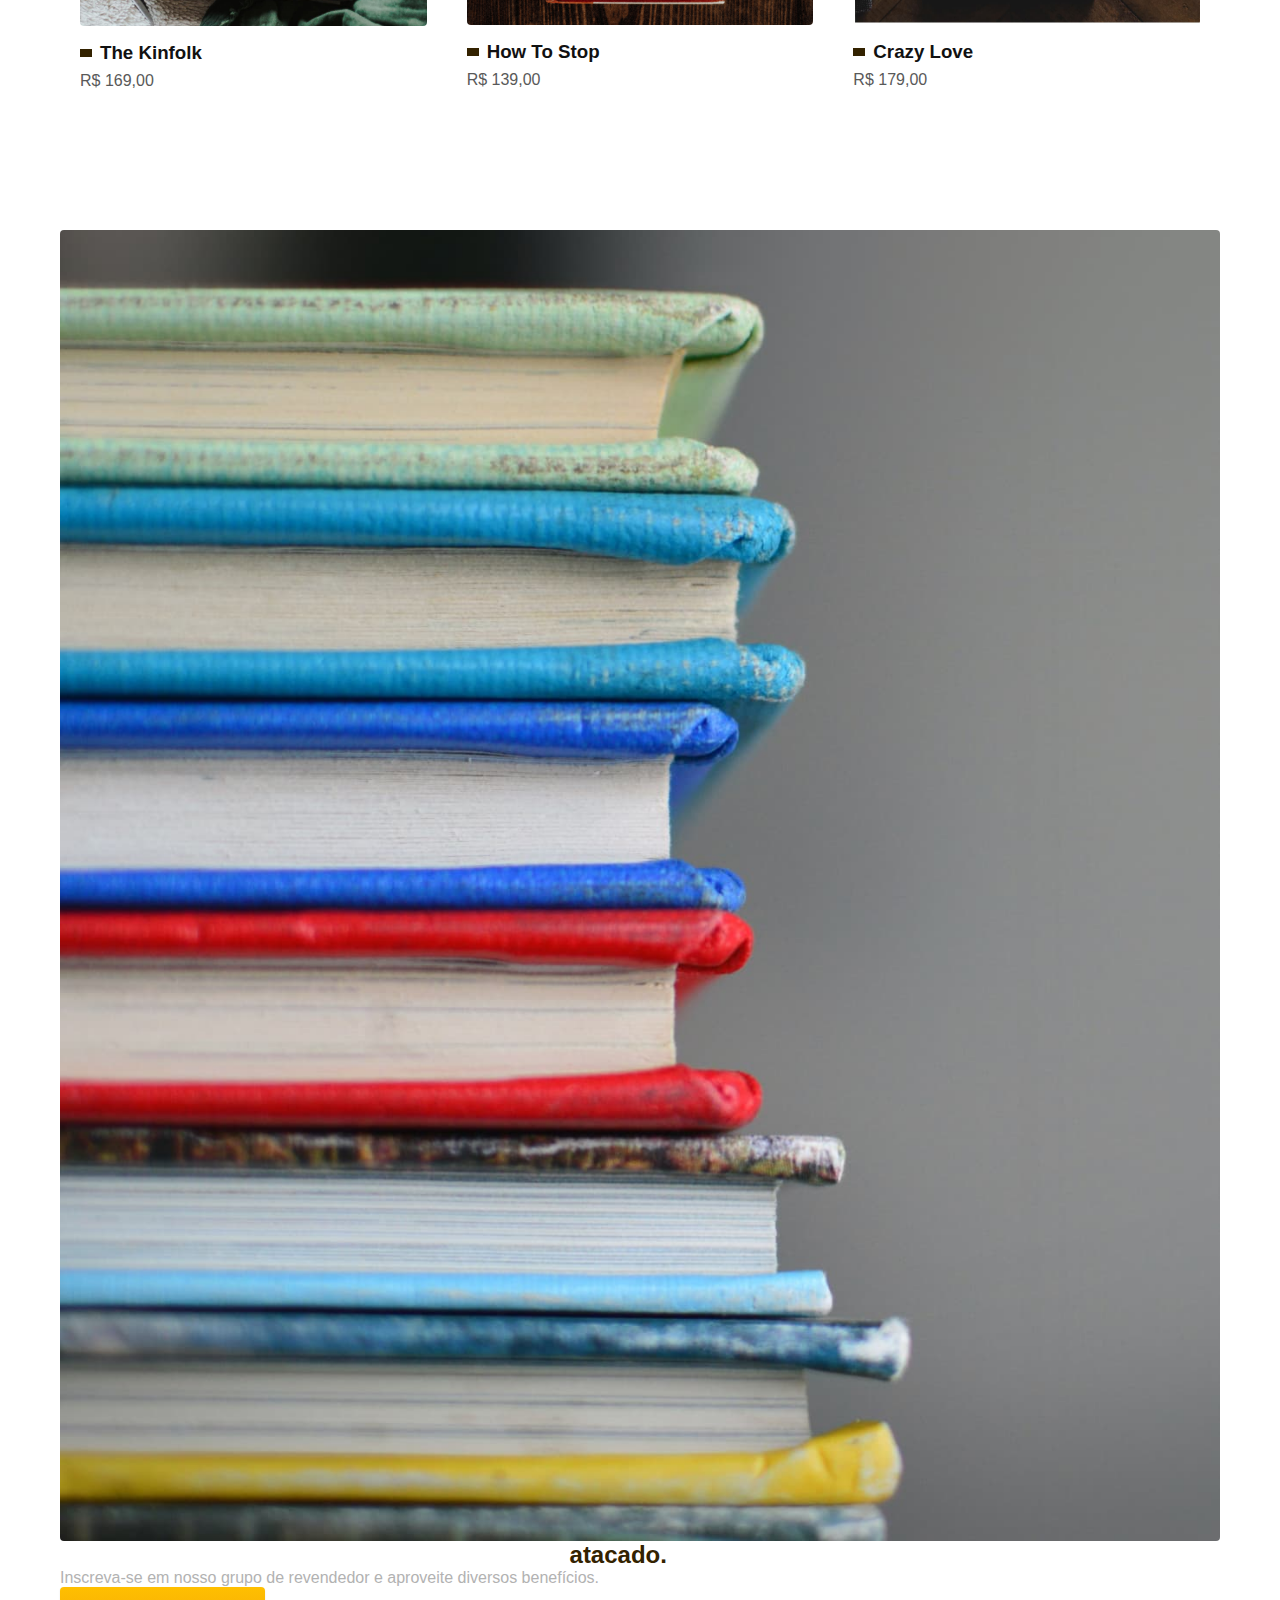
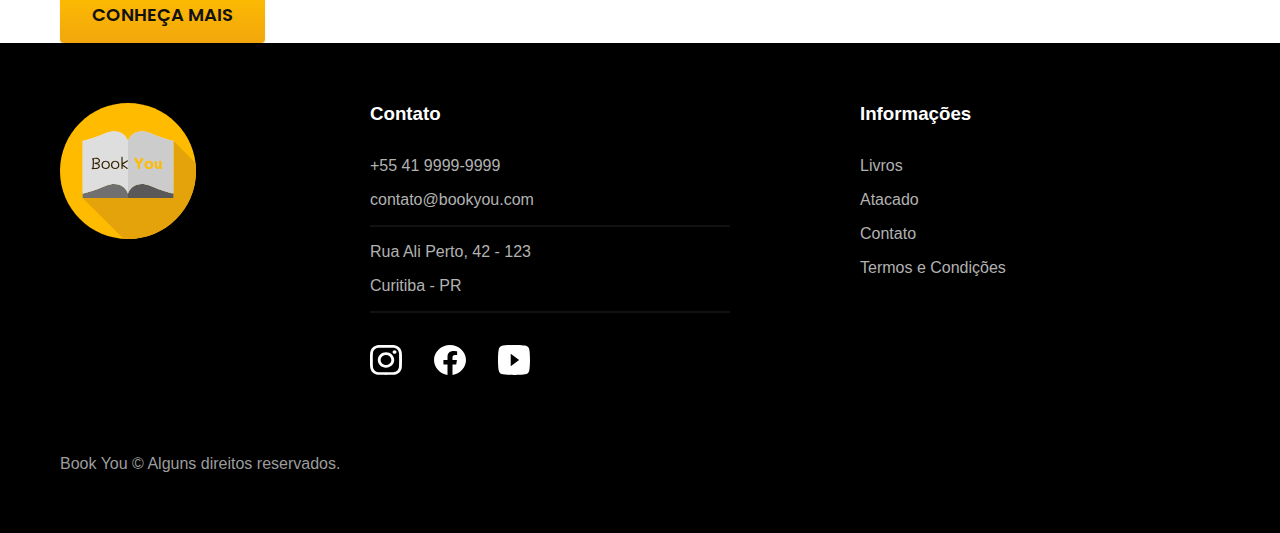
<file: livros/soulriver.html>
<!DOCTYPE html>
<html>

<head>
  <meta charset="UTF-8">
  <meta name="viewport" content="width=device-width, initial-scale=1.0">
  <title>Your Soul | Book You</title>
  <meta name="description" content="Your Soul.">
  <link rel="icon" href="../favicon.svg" type="image/svg+xml">
  <link rel="stylesheet" href="../css/style.css">

  <link rel="preconnect" href="https://fonts.googleapis.com">
  <link rel="preconnect" href="https://fonts.gstatic.com" crossorigin>
  <link href="https://fonts.googleapis.com/css2?family=Merriweather:ital,wght@1,900&family=Poppins:wght@400;600&family=Roboto:wght@400;500&display=swap" rel="stylesheet">

  <script> document.documentElement.classList.add('js');</script>

  <link rel="preconnect" href="https://fonts.googleapis.com">
  <link rel="preconnect" href="https://fonts.gstatic.com" crossorigin>
  <link href="https://fonts.googleapis.com/css2?family=Merriweather:ital,wght@1,900&family=Poppins:wght@400;600&family=Roboto:wght@400;500&display=swap" rel="stylesheet">
</head>

<body id="livro">
  <header class="header-bg">
    <div class="header container">
      <a href="../"><img src="../img/bookyou.svg" alt="Book You">
      </a>
      <nav aria-label="primaria">
        <ul class="header-menu font-1-m cor-0">
          <li><a href="../livros.html">Livros</a></li>
          <li><a href="../atacado.html">Atacado</a></li>
          <li><a href="../contato.html">Contato</a></li>
        </ul>
      </nav>
    </div>
  </header>

  <main class="titulo-bg">
    <div>
      <div class="titulo container">
        <p class="font-2-xl cor-5">R$ 199,00</p>
        <h1 class="font-1-xxl cor-1">Your Soul<span class="cor-p1">.</span></h1>
      </div>
    </div>
    <div class="livro container">
      <div class="livro-imagens">
        <img src="../img/livro/soulriver1.jpg" alt="">
        <img src="../img/livro/soulriver2.jpg" alt="">
        <img src="../img/livro/soulriver3.jpg" alt="">
      </div>
      <div class="livro-conteudo">
        <p class="font-2-l cor-5">O ano é 1997. Em meio a um intenso tiroteio, durante uma das épocas mais sangrentas da favela Santa Marta, no Rio de Janeiro, um menino de 13 anos descobre que é bruxo. Jurado de morte pelos chefes do tráfico, Hugo foge com apenas um objetivo em mente: aprender magia o suficiente para voltar e enfrentar o bandido que ameaça sua família.</p>
        <div class="livro-comprar">
          <a class="botao" href="../orcamento.html?tipo=bookyou&produto=para o estudante">Comprar Agora</a>
          <span class="font-1-xs cor-6"> <img src="../img/icones/entrega.svg" alt=""> Entrega em 5 dias</span>
          <span class="font-1-xs cor-6"> <img src="../img/icones/estoque.svg" alt=""> 122 em Estoque</span>
        </div>

        <h2 class="font-1-xs cor-0">Ficha Técnica</h2>
        <ul class="livro-ficha font-2-s cor-4">
          <li>ISBN <span>978421321231</span></li>
          <li>Páginas <span>110</span></li>
          <li>Editora <span>Editorta de Livros</span></li>
          <li>Encadernação <span>Brochura</span></li>
        </ul>
      </div>
    </div>
  </main>

  <article class="livros-lista container">

    <h2 class="font-1-xxl">Escolha o seu<span class="cor-p1">.</span></h2>

    <ul>
      <li>
        <a href="./thekinfolk.html">
          <img src="../img/livros/kinfolk.jpg" alt="Soul River">
          <h3 class="font-1-xl">The Kinfolk</h3>
          <span class="font-2-m cor-8">R$ 169,00</span>
        </a>
      </li>

      <li>
        <a href="./howtostop.html">
          <img src="../img/livros/cody-board.jpg" alt="How To Stop">
          <h3 class="font-1-xl">How To Stop</h3>
          <span class="font-2-m cor-8">R$ 139,00</span>
        </a>
      </li>

      <li>
        <a href="./crazylove.html">
          <img src="../img/livros/crazylove.jpg" alt="Crazy Love">
          <h3 class="font-1-xl">Crazy Love</h3>
          <span class="font-2-m cor-8">R$ 179,00</span>
        </a>
      </li>
    </ul>
  </article>

  <article class="parceiro-bg">
    <div class="parceiro container">
      <div class="parceiro-imagem">
        <img src="../img/fotos/atacado.jpg" alt="Pilha de Livros.">
      </div>
      <div class="parceiro-conteudo">
        <h2 class="font-1-xxl cor-0">Seja um parceiro revenderdor com preço de <span class="cor-p1">atacado.</span></h2>
        <p class=" font-2-l cor-5">Inscreva-se em nosso grupo de revendedor e aproveite diversos benefícios.</p>
        <a class="botao" href="../atacado.html">Conheça Mais</a>
      </div>
    </div>
  </article>

  <footer class=" footer-bg">
    <div class="footer container">
      <img src="../img/bookyou.svg" alt="Book You">
      <div class="footer-contato">
        <h3 class="font-2-l-b cor-0">Contato</h3>
        <ul class="font-2-m cor-5">
          <li><a href="tel:+554199999999">+55 41 9999-9999</a></li>
          <li><a href="mailto:contato@bookyou.com">contato@bookyou.com</a></li>
          <li>Rua Ali Perto, 42 - 123</li>
          <li>Curitiba - PR</li>
        </ul>
        <div class="footer-redes">
          <a href="../"> <img src="../img/redes/instagram.svg" alt="Instagram"></a>
          <a href="../"> <img src="../img/redes/facebook.svg" alt="Facebook"></a>
          <a href="../"> <img src="../img/redes/youtube.svg" alt="Youtube"></a>
        </div>
      </div>
      <div class="footer-informacoes">
        <h3 class="font-2-l-b cor-0">Informações</h3>
        <nav>
          <ul class="font-1-m cor-5">
            <li><a href="../livros.html">Livros</a></li>
            <li><a href="../atacado.html">Atacado</a></li>
            <li><a href="../contato.html">Contato</a></li>
            <li><a href="../termos.html">Termos e Condições</a></li>
          </ul>

        </nav>

      </div>
      <p class="footer-copy font-2-m cor-6">Book You © Alguns direitos reservados.</p>
    </div>

  </footer>
  <script src="../js/script.js"></script>
</body>

</html>
</file>
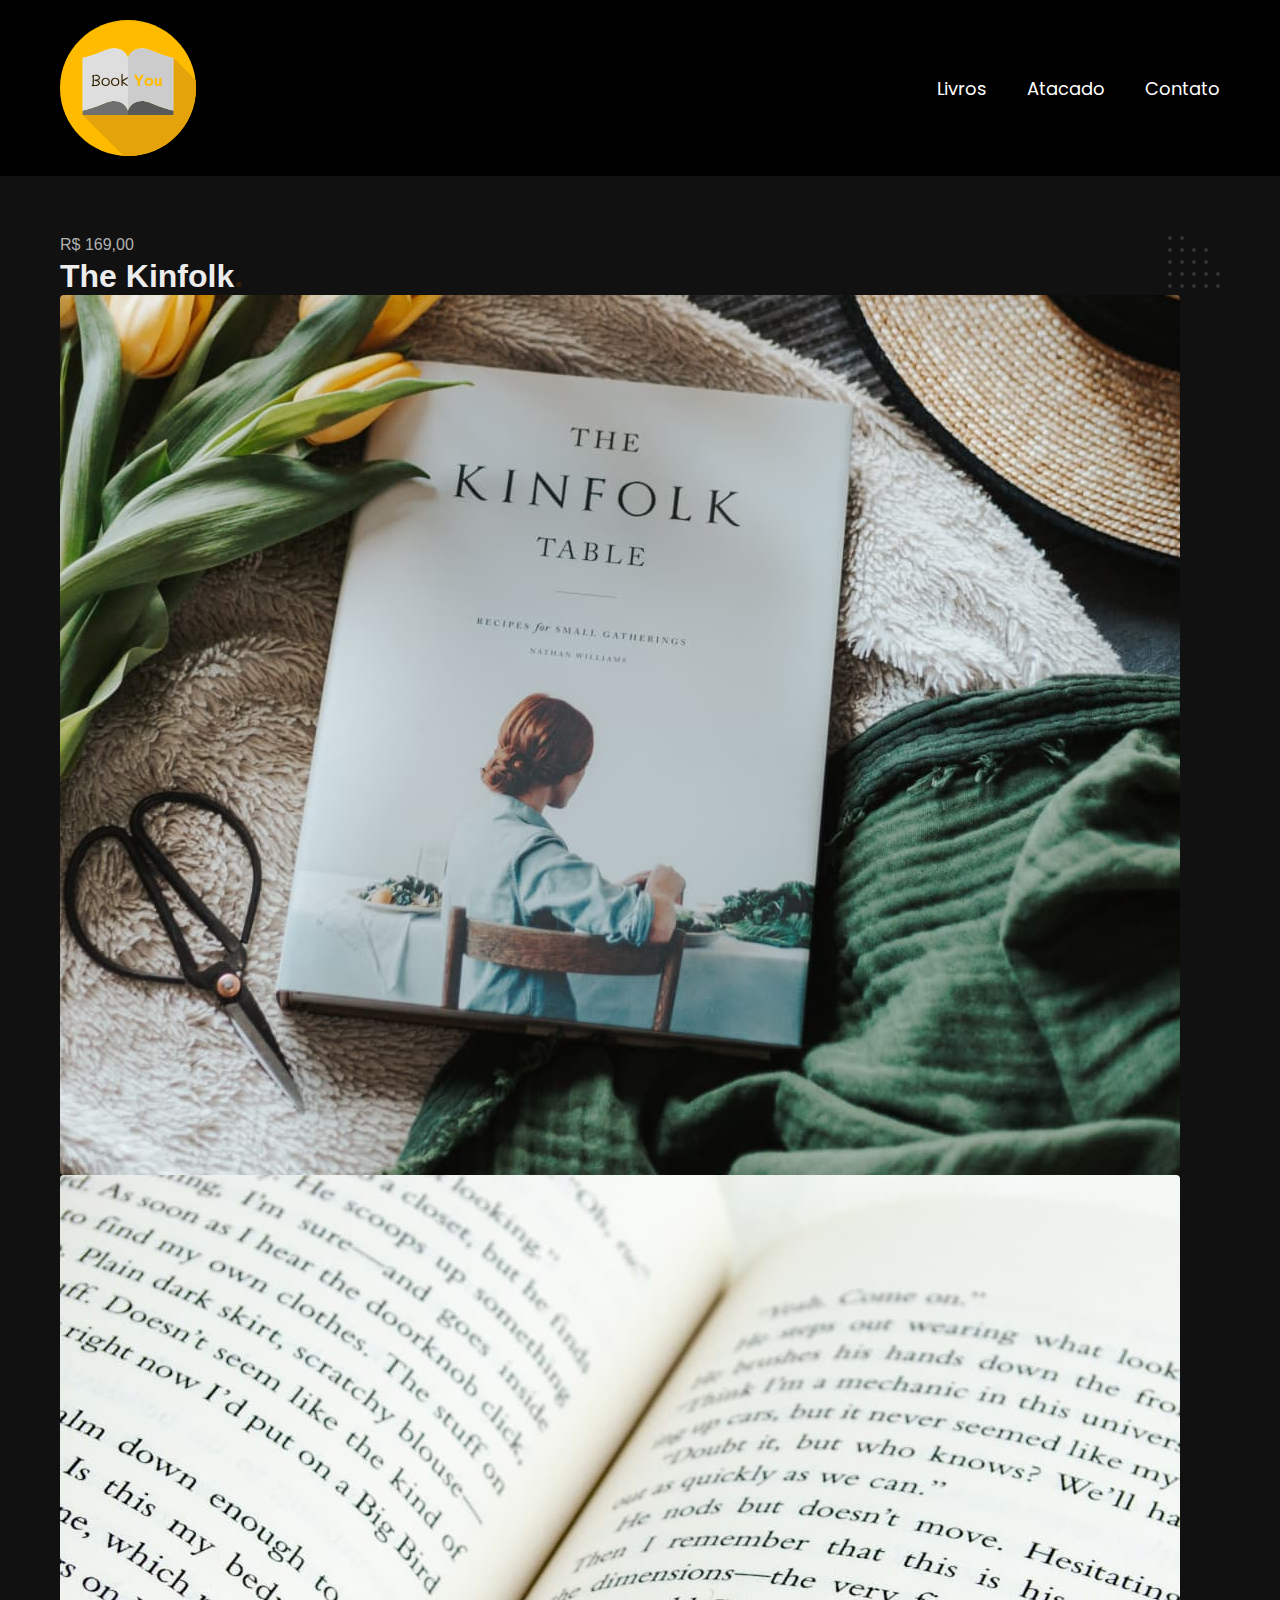
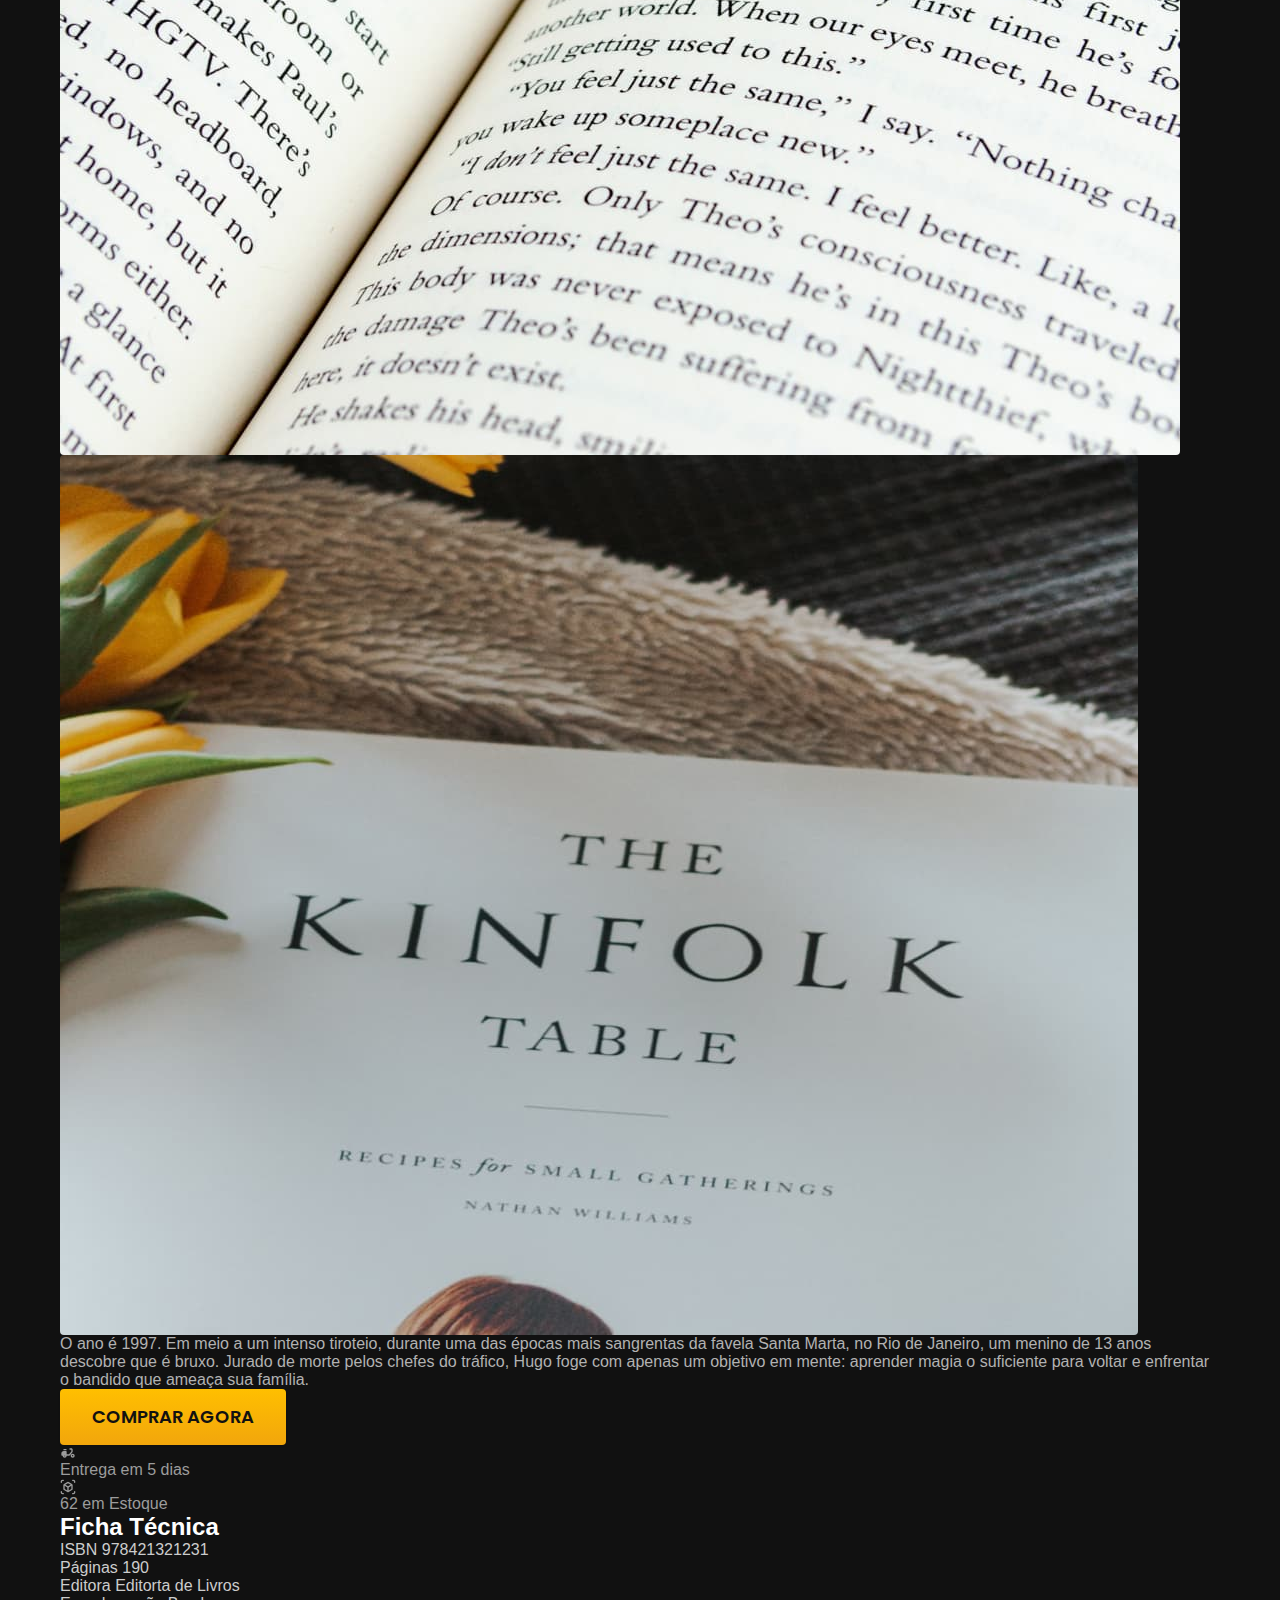
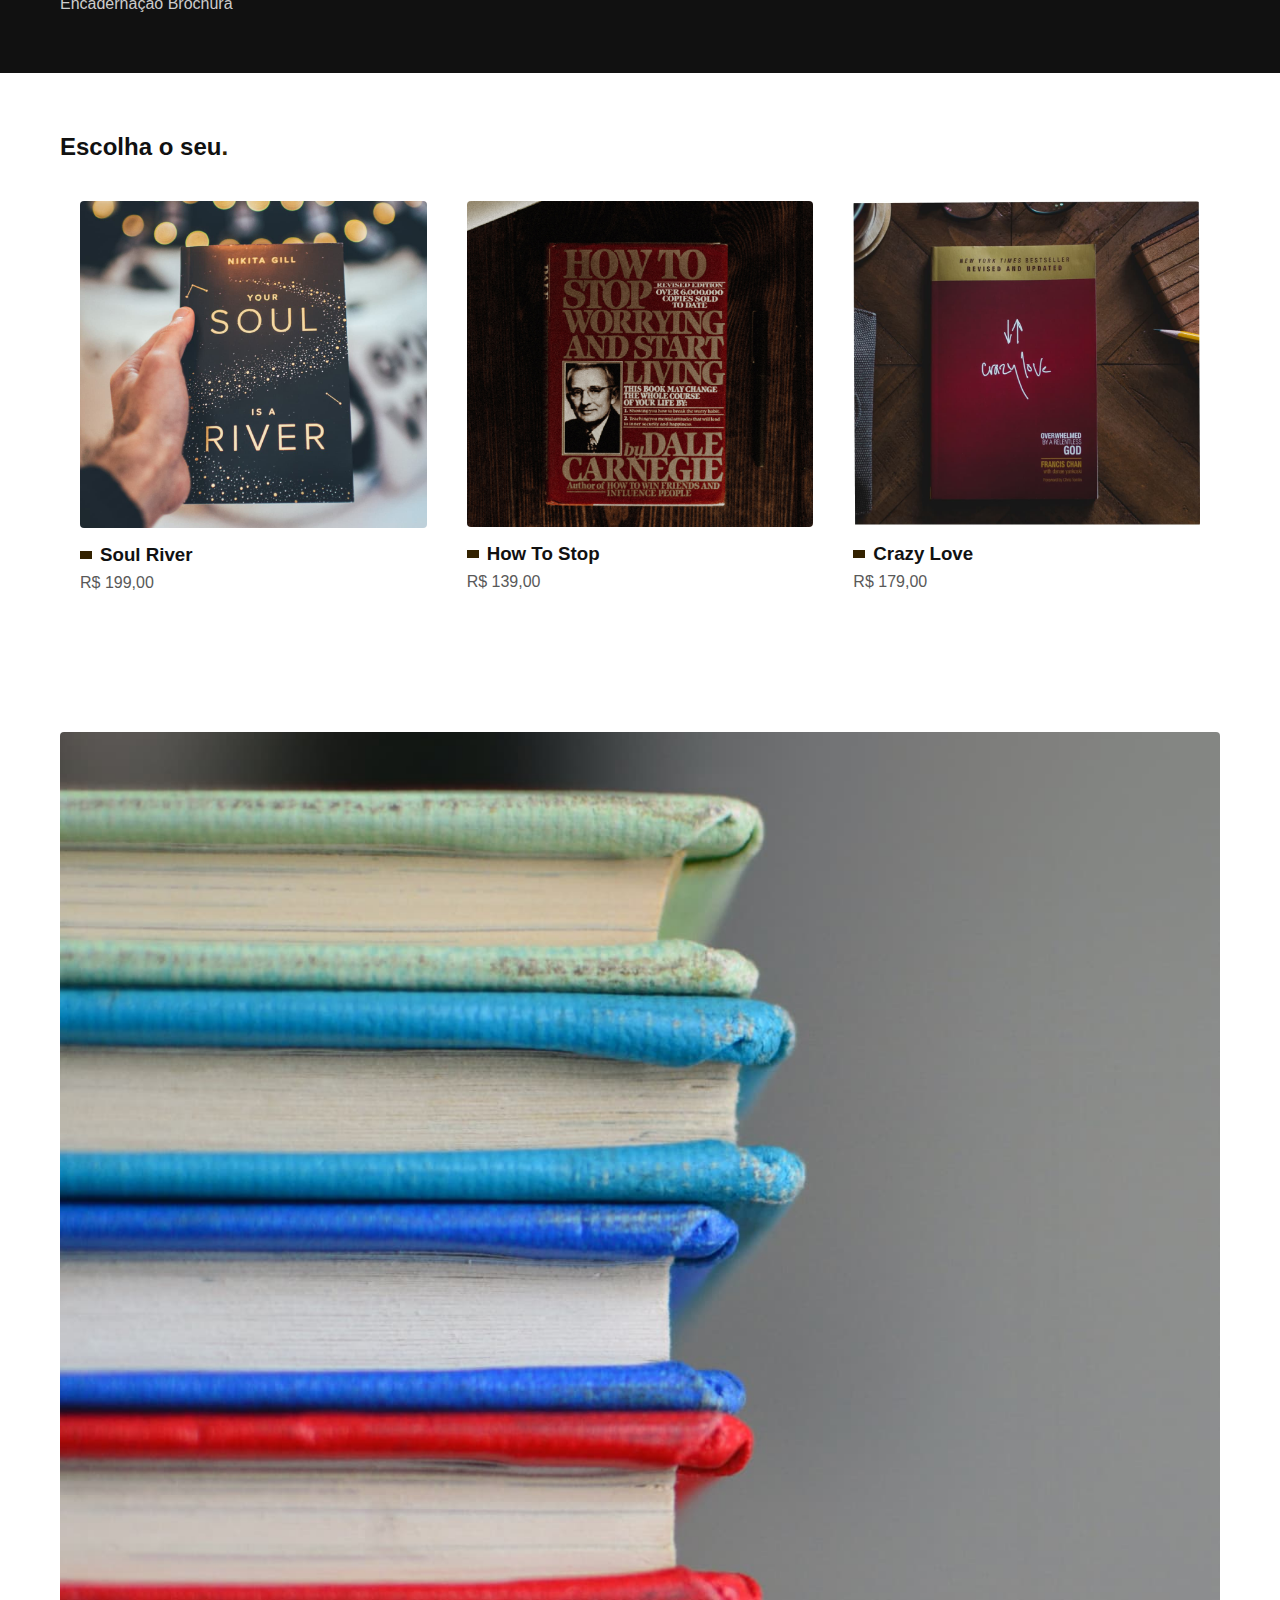
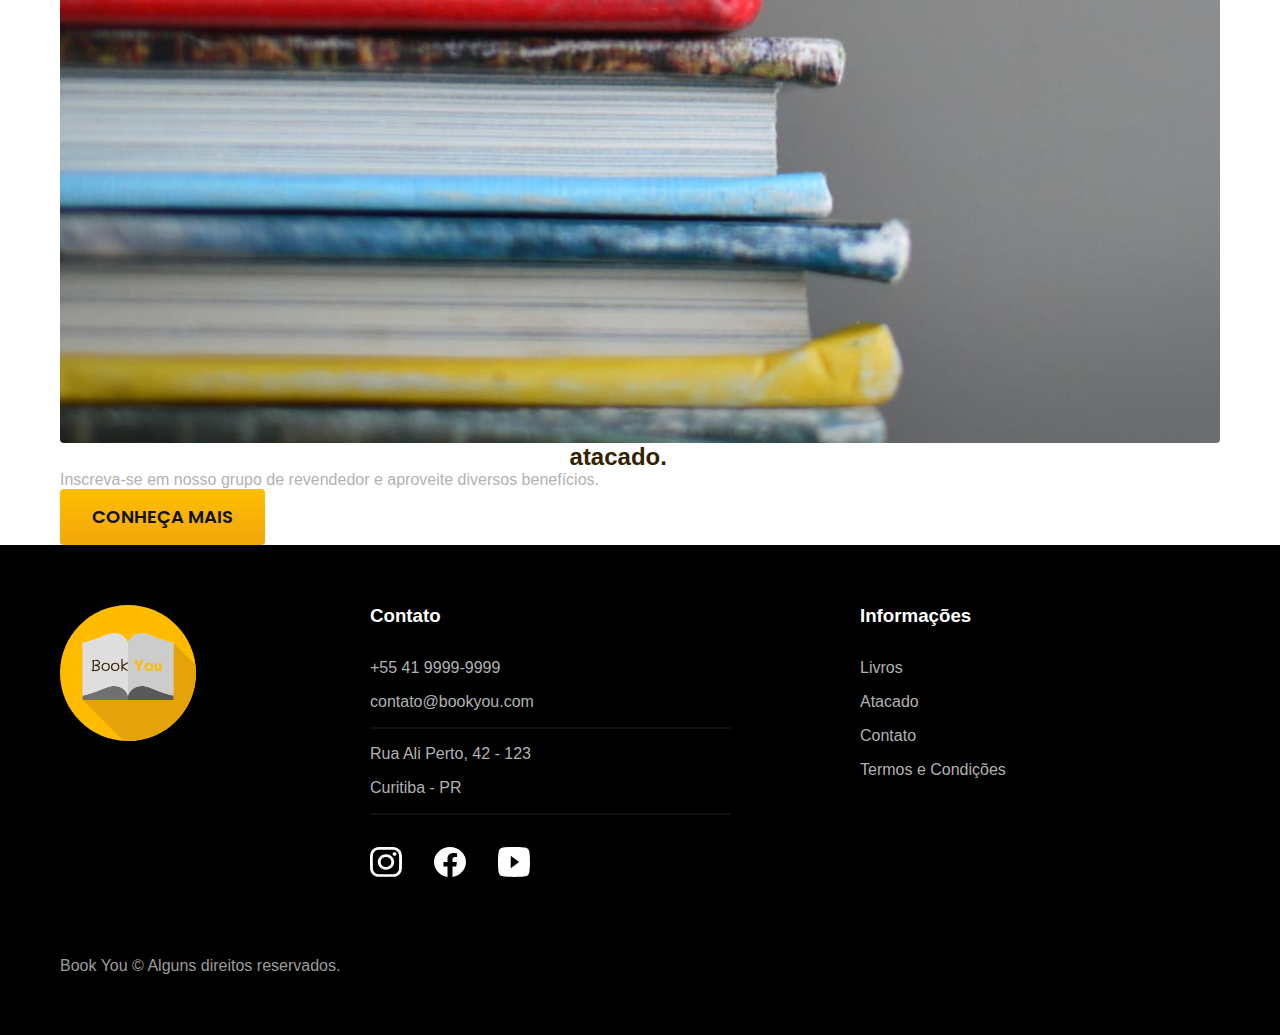
<file: livros/thekinfolk.html>
<!DOCTYPE html>
<html>

<head>
  <meta charset="UTF-8">
  <meta name="viewport" content="width=device-width, initial-scale=1.0">
  <title>The Kinfolk | Book You</title>
  <meta name="description" content="The Kinfolk.">
  <link rel="icon" href="../favicon.svg" type="image/svg+xml">
  <link rel="stylesheet" href="../css/style.css">

  <link rel="preconnect" href="https://fonts.googleapis.com">
  <link rel="preconnect" href="https://fonts.gstatic.com" crossorigin>
  <link href="https://fonts.googleapis.com/css2?family=Merriweather:ital,wght@1,900&family=Poppins:wght@400;600&family=Roboto:wght@400;500&display=swap" rel="stylesheet">

  <script> document.documentElement.classList.add('js');</script>

  <link rel="preconnect" href="https://fonts.googleapis.com">
  <link rel="preconnect" href="https://fonts.gstatic.com" crossorigin>
  <link href="https://fonts.googleapis.com/css2?family=Merriweather:ital,wght@1,900&family=Poppins:wght@400;600&family=Roboto:wght@400;500&display=swap" rel="stylesheet">

</head>

<body id="livro">
  <header class="header-bg">
    <div class="header container">
      <a href="../"><img src="../img/bookyou.svg" alt="Book You">
      </a>
      <nav aria-label="primaria">
        <ul class="header-menu font-1-m cor-0">
          <li><a href="../livros.html">Livros</a></li>
          <li><a href="../atacado.html">Atacado</a></li>
          <li><a href="../contato.html">Contato</a></li>
        </ul>
      </nav>
    </div>
  </header>

  <main class="titulo-bg">
    <div>
      <div class="titulo container">
        <p class="font-2-xl cor-5">R$ 169,00</p>
        <h1 class="font-1-xxl cor-1">The Kinfolk<span class="cor-p1">.</span></h1>
      </div>
    </div>
    <div class="livro container">
      <div class="livro-imagens">
        <img src="../img/livro/kinfolk1.jpg" alt="">
        <img src="../img/livro/kinfolk2.jpg" alt="">
        <img src="../img/livro/kinfolk3.jpg" alt="">
      </div>
      <div class="livro-conteudo">
        <p class="font-2-l cor-5">O ano é 1997. Em meio a um intenso tiroteio, durante uma das épocas mais sangrentas da favela Santa Marta, no Rio de Janeiro, um menino de 13 anos descobre que é bruxo. Jurado de morte pelos chefes do tráfico, Hugo foge com apenas um objetivo em mente: aprender magia o suficiente para voltar e enfrentar o bandido que ameaça sua família.</p>
        <div class="livro-comprar">
          <a class="botao" href="../orcamento.html?tipo=bookyou&produto=literaturaInfantil">Comprar Agora</a>
          <span class="font-1-xs cor-6"> <img src="../img/icones/entrega.svg" alt=""> Entrega em 5 dias</span>
          <span class="font-1-xs cor-6"> <img src="../img/icones/estoque.svg" alt=""> 62 em Estoque</span>
        </div>

        <h2 class="font-1-xs cor-0">Ficha Técnica</h2>
        <ul class="livro-ficha font-2-s cor-4">
          <li>ISBN <span>978421321231</span></li>
          <li>Páginas <span>190</span></li>
          <li>Editora <span>Editorta de Livros</span></li>
          <li>Encadernação <span>Brochura</span></li>
        </ul>
      </div>
    </div>
  </main>

  <article class="livros-lista container">

    <h2 class="font-1-xxl">Escolha o seu<span class="cor-p1">.</span></h2>
    <ul>
      <li>
        <a href="./soulriver.html">
          <img src="../img/livros/soul_river.jpg" alt="Soul River">
          <h3 class="font-1-xl">Soul River</h3>
          <span class="font-2-m cor-8">R$ 199,00</span>
        </a>
      </li>

      <li>
        <a href="./howtostop.html">
          <img src="../img/livros/cody-board.jpg" alt="How To Stop">
          <h3 class="font-1-xl">How To Stop</h3>
          <span class="font-2-m cor-8">R$ 139,00</span>
        </a>
      </li>

      <li>
        <a href="./crazylove.html">
          <img src="../img/livros/crazylove.jpg" alt="Crazy Love">
          <h3 class="font-1-xl">Crazy Love</h3>
          <span class="font-2-m cor-8">R$ 179,00</span>
        </a>
      </li>
    </ul>
  </article>

  <article class="parceiro-bg">
    <div class="parceiro container">
      <div class="parceiro-imagem">
        <img src="../img/fotos/atacado.jpg" alt="Pilha de Livros.">
      </div>
      <div class="parceiro-conteudo">
        <h2 class="font-1-xxl cor-0">Seja um parceiro revenderdor com preço de <span class="cor-p1">atacado.</span></h2>
        <p class=" font-2-l cor-5">Inscreva-se em nosso grupo de revendedor e aproveite diversos benefícios.</p>
        <a class="botao" href="../atacado.html">Conheça Mais</a>
      </div>
    </div>
  </article>

  <footer class=" footer-bg">
    <div class="footer container">
      <img src="../img/bookyou.svg" alt="Book You">
      <div class="footer-contato">
        <h3 class="font-2-l-b cor-0">Contato</h3>
        <ul class="font-2-m cor-5">
          <li><a href="tel:+554199999999">+55 41 9999-9999</a></li>
          <li><a href="mailto:contato@bookyou.com">contato@bookyou.com</a></li>
          <li>Rua Ali Perto, 42 - 123</li>
          <li>Curitiba - PR</li>
        </ul>
        <div class="footer-redes">
          <a href="../"> <img src="../img/redes/instagram.svg" alt="Instagram"></a>
          <a href="../"> <img src="../img/redes/facebook.svg" alt="Facebook"></a>
          <a href="../"> <img src="../img/redes/youtube.svg" alt="Youtube"></a>
        </div>
      </div>
      <div class="footer-informacoes">
        <h3 class="font-2-l-b cor-0">Informações</h3>
        <nav>
          <ul class="font-1-m cor-5">
            <li><a href="../livros.html">Livros</a></li>
            <li><a href="../atacado.html">Atacado</a></li>
            <li><a href="../contato.html">Contato</a></li>
            <li><a href="../termos.html">Termos e Condições</a></li>
          </ul>

        </nav>

      </div>
      <p class="footer-copy font-2-m cor-6">Book You © Alguns direitos reservados.</p>
    </div>

  </footer>
  <script src="../js/script.js"></script>
</body>

</html>
</file>
<file: css/style.css>
@import "./global/global.css";
@import "./utilidades/tipografia.css";
@import "./utilidades/cores.css";

@import "./global/header.css";
@import "./global/footer.css";

/* Utilidades */
@import "./utilidades/componentes.css";

/* Home */
@import "./home/introducao.css";
@import "./home/categoria.css";
@import "./home/parceiros.css";
@import "./home/depoimento.css";

/* Livros */
@import "./livros/livros.css";
@import "./livros/livros-lista.css";

/* Atacado */
@import "./atacado/atacado.css";
@import "./atacado/vantagens.css";
@import "./atacado/perguntas.css";

/* Termos */
@import "./termos/termos.css";
</file>
<file: css/style.min.css>
body{margin:0;font-family:Arial,Helvetica,sans-serif;color:#111}blockquote,dd,h1,h2,h3,h4,p,ul{margin:0}ul{padding:0;list-style:none}a{text-decoration:none;color:inherit}img{max-width:100%;height:auto;display:block}img[src$=".jpg"]{border-radius:4px}.font-1-xs{font:400 0.75rem/1.35 Poppins,sans-serif}.font-2-xs{font:400 0.875rem/1.43 Roboto,sans-serif}.font-1-s{font:400 1rem/1.5 Poppins,sans-serif}.font-2-s{font:400 1rem/1.5 Roboto,sans-serif}.font-1-m,.font-1-m-b{font:400 1.125rem/1.35 Poppins,sans-serif}.font-1-m-b{font-weight:600}.font-2-m{font:500 1.125rem/1.35 Roboto,sans-serif}.font-1-l{font:400 1.5rem/1.5 Poppins,sans-serif}.font-2-l,.font-2-l-b{font:400 1.5rem/1.5 Roboto,sans-serif}.font-2-l-b{font-weight:500;letter-spacing:0,15rem;text-transform:uppercase}.font-1-xl{font:600 2rem/1.25 Poppins,sans-serif}.font-2-xl{font:500 2rem/1.25 Roboto,sans-serif}.font-1-xxl{font:600 4rem/1.125 Poppins,sans-serif}@media (max-width:1200px){.font-1-xxl{font-size:3rem}.font-2-l,.font-2-l-b{font-size:1.125rem}}@media (max-width:800px){font-1-xxl{font-size:2rem}.font-1-xl,.font-2-xl{font-size:1.5rem}}:root{--cor-0:#ffffff;--cor-1:#f7f7f7;--cor-2:#ededed;--cor-3:#dedede;--cor-4:#cccccc;--cor-5:#b2b2b2;--cor-6:#9c9c9c;--cor-7:#717171;--cor-8:#595959;--cor-9:#404040;--cor-10:#2e2e2e;--cor-11:#111111;--cor-12:#000000;--cor-p1:#ffbb00;--cor-p2:#e4a30b;--cor-p3:#a66f00;--cor-p4:#664400;--cor-p5:#332200}.cor-0{color:var(--cor-0)}.cor-1{color:var(--cor-2)}.cor-2{color:var(--cor-2)}.cor-3{color:var(--cor-3)}.cor-4{color:var(--cor-4)}.cor-5{color:var(--cor-5)}.cor-6{color:var(--cor-6)}.cor-7{color:var(--cor-7)}.cor-8{color:var(--cor-8)}.cor-9{color:var(--cor-9)}.cor-10{color:var(--cor-10)}.cor-11{color:var(--cor-11)}.cor-12{color:var(--cor-12)}.cor-p1{color:var(--cor-p1)}.cor-p2{color:var(--cor-p2)}.cor-p3{color:var(--cor-p3)}.cor-p4{color:var(--cor-p4)}.cor-p5{color:var(--cor-p5)}.js .fadeInDown{transform:translate3d(0,-20px,0)}.js .fadeInUp{transform:translate3d(0,20px,0)}.js .fadeInRight{transform:translate3d(20px,0,0)}.js .fadeInLeft{transform:translate3d(-20px,0,0)}.js [data-anime]{opacity:0}.js .anime{opacity:1;transform:none;transition:transform .8s,opacity .8s}.header-bg{background-color:var(--cor-12)}.header{display:flex;flex-wrap:wrap;gap:20px;justify-content:space-between;align-items:center;padding-top:20px;padding-bottom:20px}.header-menu{display:flex;flex-wrap:wrap;gap:40px}.header-menu a{display:inline-block;padding:16px 0;position:relative}.header-menu a:after{content:"";display:block;height:2px;width:0;background:var(--cor-0);margin-top:4px;transition:.3s;position:absolute}.header-menu a.ativo::after,.header-menu a:hover::after{width:100%}@media (max-width:800px){.header-menu{gap:20px}.header-menu a{background:var(--cor-11);padding:12px 16px;border-radius:4px}.header-menu a:hover{background-color:var(--cor-10)}.header a::after{display:none}}@media (max-width:600px){.header-menu{gap:12px}.header-menu a{padding:8px 12px;font-size:14px}}.footer-bg{background-color:var(--cor-12)}.footer{display:grid;grid-template-columns:3fr 5fr 4fr;gap:40px;padding-top:60px;padding-bottom:60px}.footer h3{margin-bottom:32px}.footer-contato ul{margin-bottom:32px}.footer-contato li:nth-child(2n):after{content:"";display:block;max-width:360px;height:2px;background-color:var(--cor-11);margin-top:16px}.footer li{margin-bottom:16px}.footer-redes{display:flex;gap:32px}.footer a:hover{color:var(--cor-0)}.footer-copy{grid-column:1/-1;margin-top:40px}@media (max-width:800px){.footer>img{display:none}.footer{grid-template-columns:1fr 1fr}}@media (max-width:600px){.footer{grid-template-columns:1fr;gap:60px}.footer-copy{margin-top:0}}.container{box-sizing:border-box;max-width:1200px;padding-left:20px;padding-right:20px;margin-left:auto;margin-right:auto}.botao{display:inline-block;padding:16px 32px;background:linear-gradient(#ffbf00,#f2a60c);border-radius:4px;box-shadow:0 1px 2px rgba(0,0,0,.1);text-transform:uppercase;color:var(--cor-p5);font:600 1.125rem/1.35 Poppins,sans-serif;max-width:max-content;border:none;cursor:pointer}.botao:hover{background:linear-gradient(#ffb60d,#e59317)}.botao.secundario{background:var(--cor-10);color:var(--cor-2)}.botao.secundario:hover{background:var(--cor-9)}.botao.seta{display:flex;align-items:center}.botao.seta::after{content:"";display:inline-block;width:18px;height:10px;margin-left:12px;background:url("../img/icones/seta.svg");transition:transform .2s}.botao.seta:hover::after{transform:translateX(4px)}@media (max-width:600px){.botao{padding:12px 16px;font-size:1rem}}.link{display:inline-block;color:var(--cor-p1);font:500 1.5rem/1.5 Poppins,sans-serif;text-transform:uppercase}.link::after{content:"";display:block;width:100%;height:4px;background-color:currentColor}.link:hover{color:var(--cor-0);transition:.3s}.titulo-bg{padding-top:60px;padding-bottom:60px;background-color:var(--cor-11)}.titulo{background:url(../img/dec/top-right.svg) no-repeat top right 20px}.titulo p{margin-bottom:4px}@media (max-width:800px){.titulo-bg{padding-top:40px;padding-bottom:40px}.titulo p{font-size:1rem;font-weight:400}}.form{display:grid;grid-template-columns:1fr 1fr;gap:20px}.form label{display:block;font:400 1rem/0.5 poppins,sans-serif;margin-bottom:4px}.form .col-2{grid-column:span 2}.form input[type=email],.form input[type=text],.form textarea{font:400 1rem/1.5 Roboto,sans-serif;background:var(--cor-1);border:1px solid var(--cor-2);padding:12px;border-radius:4px;width:100%;box-sizing:border-box}.form input[type=email]:focus,.form input[type=text]:focus,.form textarea:focus{outline:0;border-color:var(--cor-p1);background:var(--cor-0);box-shadow:0 0 0 1px #fea}@media (max-width:600px){.form{grid-template-columns:1fr}.form .col-2{grid-column:1}}.introducao-bg{background:var(--cor-12) url("../img/dec/bottom-left.svg") no-repeat bottom 160px left 20px;box-shadow:inset 0 -120px var(--cor-0)}.introducao{display:grid;grid-template-columns:1fr 1fr;gap:0 40px}.introducao-conteudo{align-self:end;padding-bottom:200px}.introducao img{width:100%;height:100%;object-fit:cover;border-radius:4px}.introducao h1{margin-bottom:32px}.introducao p{margin-bottom:20px}@media (max-width:800px){.introducao-bg{background:var(--cor-11);padding-top:40px;box-shadow:inset 0 -60px var(--cor-0)}.introducao{grid-template-columns:1fr;gap:32px}.introducao-conteudo{padding-bottom:0}.introducao h1{margin:16px}.introducao img{height:300px;width:100%}}.categoria-bg{background-color:var(--cor-11);box-shadow:inset 0 80px var(--cor-0),inset 0 -80px var(--cor-0)}.categoria{display:grid;grid-template-columns:1fr 1fr;gap:40px}.categoria-imagem img{width:100%;height:100%;object-fit:cover;object-position:left}.categoria-conteudo{padding-top:160px;padding-bottom:160px}.categoria-conteudo>span{display:block;margin-bottom:20px}.categoria-conteudo h2{margin-bottom:32px}.categoria-conteudo>p{margin-bottom:32px}@media (max-width:800px){.categoria-bg{box-shadow:initial}.categoria{grid-template-columns:1fr}.categoria-conteudo{padding-top:60px;padding-bottom:60px}.categoria-imagem{display:none}.categoria a{margin-bottom:60px}}.parceiros{padding-top:60px;padding-bottom:120px}.parceiros h2{margin-bottom:60px}.parceiros ul{padding:0 20px;max-width:1400px;display:grid;grid-template-columns:repeat(4,1fr);margin:0 auto}.parceiros li{display:flex;padding:32px;border-left:2px solid var(--cor-2)}.parceiros img{margin:auto}.parceiros li:first-child,.parceiros li:nth-child(5){border-left:none}.parceiros li:nth-child(n+5){border-top:2px solid var(--cor-2)}@media (max-width:800px){.parceiros{padding-bottom:60px}.parceiros li{padding:20px}.parceiros h2{margin-bottom:20px}.parceiros ul{grid-template-columns:repeat(2,1fr)}.parceiros li:nth-child(n+3){border-top:2px solid var(--cor-2)}.parceiros li:nth-child(odd){border-left:none}}.depoimento{display:grid;grid-template-columns:1fr 1fr;background-color:var(--cor-p1);overflow:hidden}.depoimento img{width:100%;height:100%;object-fit:cover;border-radius:0}.depoimento-conteudo{padding:40px 40px 80px 80px;align-self:end;background:url(../img/dec/bottom-right-p.svg) no-repeat bottom 40px right 40px}.depoimento-conteudo p{max-width:32ch;font-family:Merriweather,serif;font-style:italic;font-weight:900;margin-bottom:32px;position:relative}.depoimento p::after,.depoimento p::before{font-size:5rem;color:var(--cor-p2);position:absolute}.depoimento p::before{content:"“";left:-50px;top:-20px}.depoimento p::after{content:"”"}@media (min-width:1200px){.depoimento img{max-height:520px}}@media (max-width:800px){.depoimento{grid-template-columns:1fr;text-align:center}.depoimento img{max-height:300px}.depoimento-conteudo{padding:40px 20px;margin:auto}}.livros-bg:nth-child(odd){background-image:linear-gradient(to right,var(--cor-0) 30%,var(--cor-11) 0)}.livros{display:grid;grid-template-columns:1fr 1fr;gap:40px;padding-top:60px;padding-bottom:60px;background:url(../img/dec/top-right.svg) no-repeat top 40px right 20px}.livros-imagem{display:grid}.livros-imagem img{grid-area:1/1}.livros-imagem span{grid-area:1/1;place-self:start end;margin-top:20px;background:var(--cor-12);display:inline-block;padding:8px 16px 8px 8px;border-radius:4px 0 0 4px}.livros-conteudo{display:grid;grid-template-columns:1fr auto;align-content:start}.livros h2,.livros p{grid-column:1/-1}.livros h2{margin-bottom:20px}.livros h2::before{margin-bottom:20px;content:"";display:block;width:12px;height:8px;background-color:var(--cor-p1);margin-bottom:8px}.livros p{margin-bottom:32px}.livros a{place-self:center}.livros-conteudo img{width:24px;margin-right:8px}@media (max-width:800px){.livros-bg:nth-child(odd){background:var(--cor-11)}.livros{grid-template-columns:1fr;gap:20px;padding-top:40px;padding-bottom:40px}}@media (max-width:600px){.livros-conteudo{grid-template-columns:1fr}.livros a{place-self:start}}.livros-lista{padding-top:60px;padding-bottom:120px}.livros-lista h2{margin-bottom:40px}.livros-lista ul{display:flex;gap:40px;padding:0 20px 20px 20px;max-width:1400px;margin-left:auto;margin-right:auto;overflow-x:auto}#livro .livros-lista ul{padding:0 0 20px 0}.livros-lista li{flex:1;min-width:280px}.livros-lista a{display:block}.livros-lista img{margin-bottom:16px}.livros-lista h3{margin-bottom:8px;display:flex;align-items:center}.livros-lista h3::before{content:"";display:inline-block;height:8px;width:12px;margin-right:8px;background-color:var(--cor-p1);transition:width .2s}.livros-lista a:hover h3::before{width:24px}.livros-lista li span{padding-left:20}@media (max-width:800px){.livros-lista{padding-bottom:60px}.livros-lista ul{gap:20px}}.livro{display:grid;grid-template-columns:1fr 1fr;align-items:start;gap:40px;padding-top:60px;padding-bottom:60px}.livro-imagens{display:flex;flex-wrap:wrap;gap:20px}.livro-imagens img{flex:1;min-width:200px}.livro-imagens img:first-child{min-width:100%}.livro-conteudo>p{margin-bottom:32px}.livro-comprar{display:grid;grid-template-columns:max-content auto;align-items:center;justify-items:start;gap:8px 12px;margin-bottom:40px}.livro-comprar a{grid-row:span 2}.livro-comprar span{display:flex;align-items:center;background-color:var(--cor-12);gap:8px;padding:4px 8px;border-radius:4px}.livro-conteudo h2{text-transform:uppercase;letter-spacing:.015rem;margin-bottom:12px}.livro-ficha{padding:32px;background-color:var(--cor-12);border-radius:4px}.livro-ficha li{padding:4px 0;display:flex;justify-content:space-between;border-bottom:1px solid var(--cor-11)}.livro-ficha li:last-child{border-bottom:none}.livro-ficha span{color:var(--cor-6)}@media (max-width:800px){.livro{grid-template-columns:1fr;padding-top:40px;padding-bottom:40px}.livro-imagens{grid-row:2}}@media (max-width:400px){.livro-comprar{grid-template-columns:1fr}}.parceiro-bg{background-color:var(--cor-11);box-shadow:inset 0 120px var(--cor-0),inset 0 -120px var(--cor-12)}.parceiro{display:grid;grid-template-columns:1fr 1fr;gap:35px}.parceiro-imagem img{width:100%;height:100%;object-fit:cover}.parceiro-conteudo{padding-top:180px;padding-bottom:180px}.parceiro h2{margin-bottom:32px}.parceiro p{margin-bottom:20px}@media (max-width:800px){.parceiro-bg{box-shadow:inset 0 0 var(--cor-12);padding-bottom:40px}.parceiro{grid-template-columns:1fr}.parceiro-imagem{display:none}.parceiro-conteudo{grid-row:1;padding-top:40px;padding-bottom:0}}.atacado-bg{background-color:var(--cor-11)}.atacado{padding-top:60px;padding-bottom:60px;display:grid;grid-template-columns:1fr 1fr;gap:40px;align-items:center}#atacado .atacado{padding-top:0}.atacado h2{grid-column:1/-1}.atacado-item{background-color:var(--cor-12);padding:32px 32px 32px 60px;display:grid;grid-template-columns:1fr auto;border-radius:4px}.atacado-item h3{margin-bottom:40px}.atacado-item span{grid-column:2;display:block;text-align:right}.atacado-item ul{grid-column:1/-1;margin-bottom:32px}.atacado-item li{display:flex;align-items:center;position:relative}.atacado-item li+li{margin-top:20px}.atacado-item li::before{content:"";display:inline-block;width:13px;height:9px;background-image:url("../img/icones/lista.svg");position:absolute;left:-21px}.atacado-item a{grid-column:1/-1}@media (max-width:800px){.atacado{grid-template-columns:1fr}}.vantagens-bg{background-color:var(--cor-12)}.vantagens{padding-top:120px;padding-bottom:120px}.vantagens h2{margin-bottom:60px}.vantagens ul{display:grid;grid-template-columns:repeat(auto-fit,minmax(280px,max-content));gap:40px 80px}.vantagens h3{margin-bottom:8px}@media (max-width:800px){.vantagens{padding-top:60px;padding-bottom:60px}.vantagens h2{margin-bottom:40px}.vantagens ul{gap:40px}}.perguntas{padding-top:120px;padding-bottom:120px}.perguntas h2{margin-bottom:60px}.perguntas dl>div{padding:20px;border-radius:4px}.perguntas dl>div:nth-child(odd){background-color:var(--cor-1)}.perguntas button{display:grid;grid-template-columns:auto 1fr auto;align-items:center;gap:8px;cursor:pointer;border:none;background:0 0;width:100%;text-align:left}.perguntas button::before{content:"";display:inline-block;width:12px;height:8px;background-color:var(--cor-p1)}.perguntas button::after{content:"";display:inline-block;width:14px;height:6px;background:url("../img/icones/seta-abrir.svg");transition:.3s}.perguntas button:hover::after,.perguntas button[aria-expanded=true]::after{transform:rotate(180deg)}.js .perguntas dd{display:none}.js .perguntas dd.ativa{display:block}.perguntas dd{padding-left:20px;padding-top:16px;max-width:80ch}@media (max-width:800px){.perguntas{padding-top:60px;padding-bottom:60px}.perguntas h2{margin-bottom:40px}}.termos{padding-top:80px;padding-bottom:80px}.termos h2{font-weight:600;margin-bottom:20px}.termos p+h2{margin-top:40px}.termos p{max-width:75ch;margin-bottom:24px}#contato{background:linear-gradient(var(--cor-11) 600px,var(--cor-1) 0)}.contato{display:grid;grid-template-columns:5fr 7fr}.contato-dados,.contato-formulario{padding:60px;box-shadow:0 1px 2px rgba(0,0,0,.1)}.contato-dados{border-radius:5px 0 0 5px;background:var(--cor-12) url(../img/dec/bottom-left.svg) no-repeat bottom 20px left 20px}.contato-formulario{border-radius:0 5px 5px 0;background:var(--cor-0) url(../img/dec/bottom-right.svg) no-repeat bottom 20px right 20px}.contato-dados h2{margin-bottom:60px}.contato-endereco{margin-bottom:32px;padding-left:28px;background:url("../img/icones/local.svg") no-repeat 0 2px}.contato-endereco p{margin-bottom:8px}.contato-meios a{display:block;max-width:max-content;margin-bottom:8px;padding-left:28px}.contato-meios a:hover{color:var(--cor-0)}.contato-meios a:first-child{background:url("../img/icones/email.svg") no-repeat 0 2px}.contato-meios a:nth-child(2){margin-bottom:32px}.contato-meios a:nth-child(3){background:url("../img/icones/telefone.svg") no-repeat 0 2px;margin-bottom:60px}.contato-redes{display:flex;gap:32px;padding-left:28px}@media (max-width:800px){.contato{grid-template-columns:1fr}.contato-dados,.contato-formulario{padding:20px}.contato-dados{border-radius:5px 5px 0 0;background:var(--cor-12)}.contato-formulario{border-radius:0 0 5px 5px}.contato-dados h2,.contato-meios a:nth-child(3){margin-bottom:32px}.contato-redes{margin-bottom:32px}}.lojas{display:grid;grid-template-columns:1fr 1fr;gap:0 40px;padding-top:120px;padding-bottom:120px}.lojas h2{grid-column:1/-1;margin-bottom:60px}.lojas img{border-radius:4px 4px 0 0}.lojas-item{border-radius:4px;background-color:var(--cor-0);box-shadow:0 1px 2px rgba(0,0,0,.1)}.lojas-conteudo{display:grid;grid-template-columns:1fr 1fr;gap:32px 16px;padding:32px}.lojas-conteudo h3,.lojas-tempo{grid-column:1/-1}.lojas-dados{display:grid;gap:8px;border-left:2px solid var(--cor-2);padding-left:12px}.lojas-tempo{display:flex;align-items:center;gap:8px}@media (max-width:800px){.lojas{gap:20px;padding-top:60px;padding-bottom:60px}.lojas h2{margin-bottom:32px}.lojas-conteudo{grid-template-columns:1fr}}@media (max-width:600px){.lojas{grid-template-columns:1fr}}#orcamento{background:linear-gradient(var(--cor-11) 600px,var(--cor-1) 0)}.orcamento{display:grid;grid-template-columns:5fr 7fr;padding-bottom:120px}.orcamento h2{text-transform:uppercase;position:relative;display:flex;align-items:center}.orcamento h2::before{content:"";display:inline-block;width:4px;height:8px;background-color:var(--cor-p1);position:absolute;left:-12px}.orcamento-dados,.orcamento-produto{padding:60px;box-shadow:0 1px 2px rgba(0,0,0,.1)}.orcamento-produto{border-radius:5px 0 0 5px;background:var(--cor-12);display:grid;grid-template-columns:1fr 1fr;gap:20px;align-content:start}.orcamento-produto>*{grid-column:1/-1}.orcamento-produto>label{grid-column:initial}.orcamento-produto label{font:600 1rem/1.5 Poppins,sans-serif;color:var(--cor-4);background-color:var(--cor-10);padding:12px 16px;border-radius:4px;cursor:pointer;display:grid;grid-template-columns:auto 1fr auto;align-items:center;border:1px solid var(--cor-10)}.orcamento-produto input:checked+label{background:var(--cor-0);color:var(--cor-11)}.orcamento-produto label::before{content:"";display:inline-block;box-sizing:border-box;width:12px;height:12px;border:1px solid var(--cor-6);border-radius:50%;margin-right:8px}.orcamento-produto input:checked+label::before{border-color:var(--cor-7);box-shadow:inset 0 0 0 3px var(--cor-0),inset 0 0 0 6px var(--cor-7)}.orcamento-produto label:hover{background-color:var(--cor-9);border-color:var(--cor-9)}.orcamento-produto input:focus+label{box-shadow:0 0 0 2px var(--cor-p1);border-color:var(--cor-12)}.orcamento-produto label span{display:none}.orcamento-produto input:checked+label span{display:inline-block}.orcamento-produto input{opacity:0;position:absolute;pointer-events:none}.orcamento-dados{border-radius:0 5px 5px 0;background:var(--cor-0) url(../img/dec/bottom-right.svg) no-repeat bottom 20px right 20px}.orcamento-conteudo{display:none}.orcamento-conteudo h2,.orcamento-dados h2:nth-of-type(n+2){margin-top:20px}#atacado:checked~#orcamento-atacado,#bookyou:checked~#orcamento-bookyou{display:grid;gap:20px}.orcamento-detalhes{display:none;background:var(--cor-0);padding:20px;grid-template-columns:1fr 1fr;border-radius:4px;align-items:center;gap:10px}.orcamento-detalhes p{display:flex;align-items:center;margin-bottom:8px}.orcamento-detalhes p img{width:16px;margin-right:8px}.orcamento-produto input:checked+label+.orcamento-detalhes{display:grid}@media (max-width:1200px){.orcamento-dados,.orcamento-produto{padding:32px}}@media (max-width:800px){.orcamento{grid-template-columns:1fr}.orcamento-produto{border-radius:5px 5px 0 0}.orcamento-dados{border-radius:0 0 5px 5px}}@media (max-width:400px){.orcamento-produto{grid-template-columns:1fr}}
</file>
